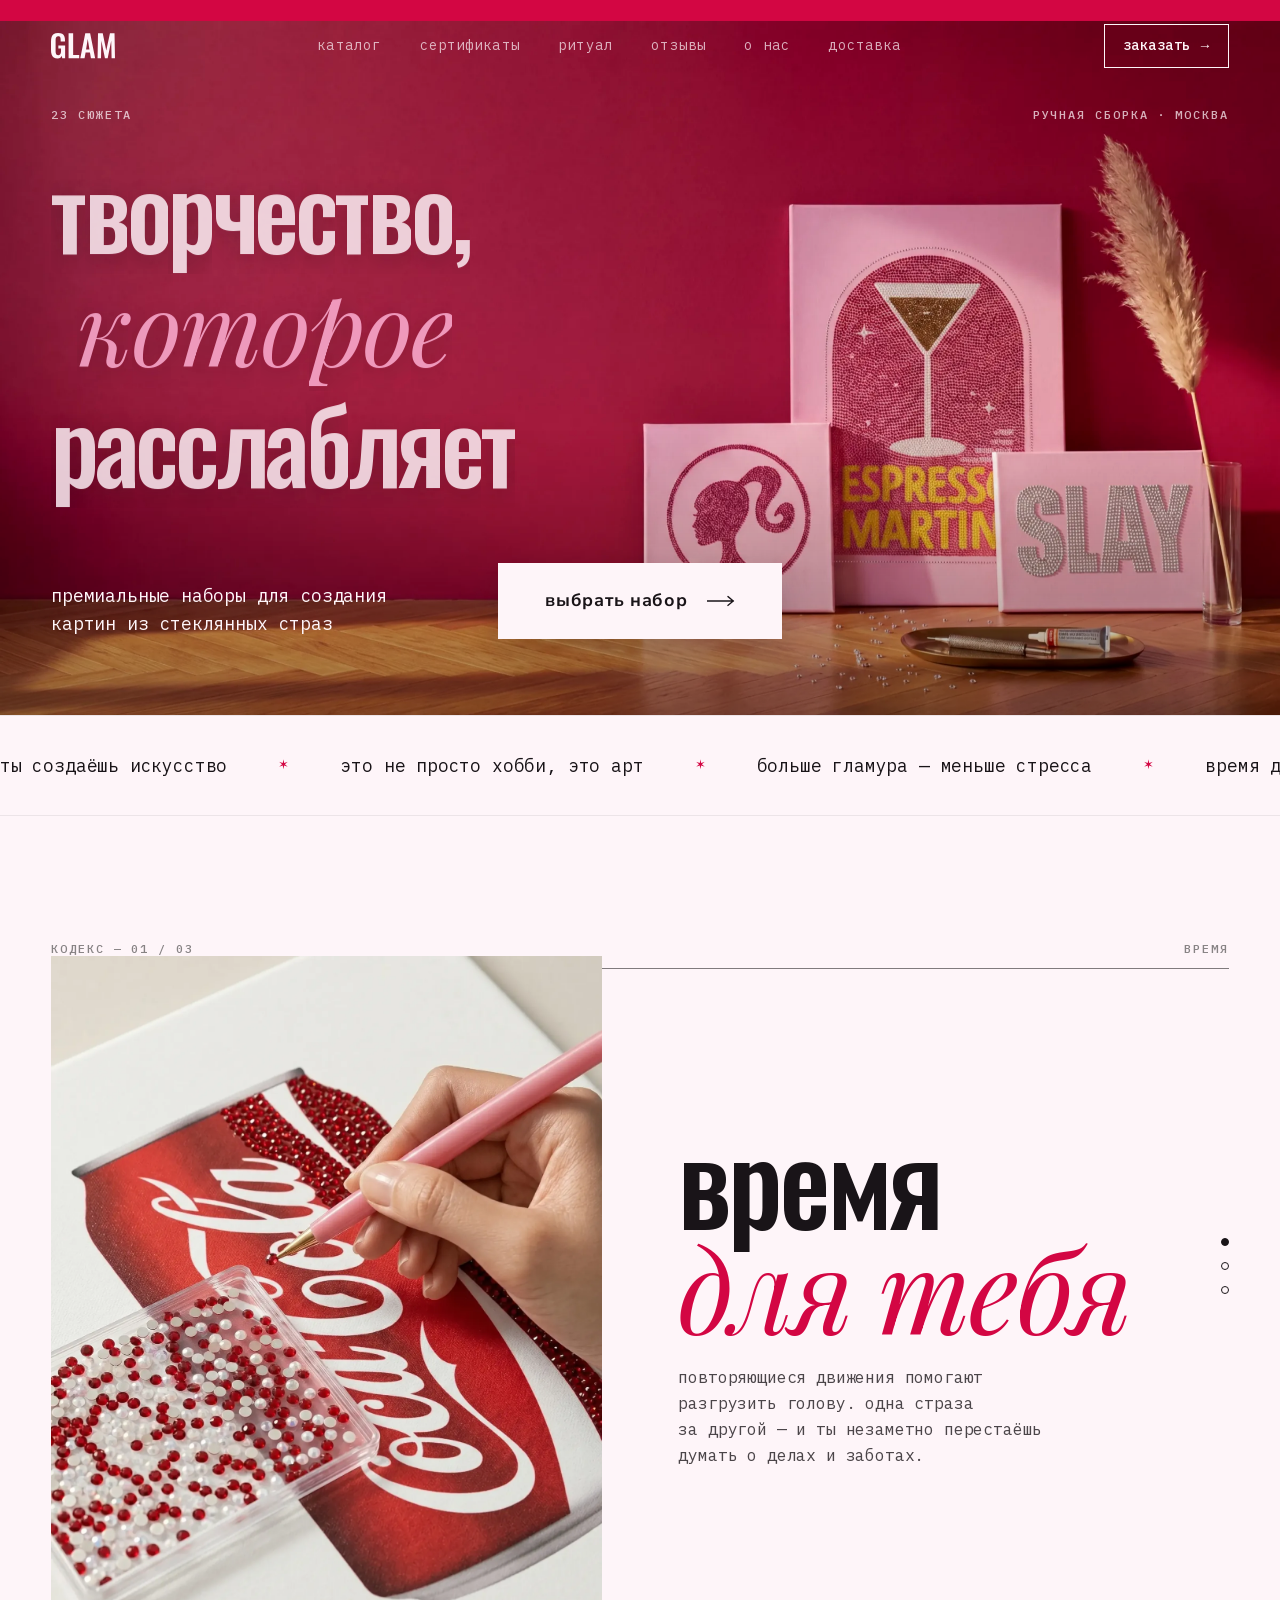
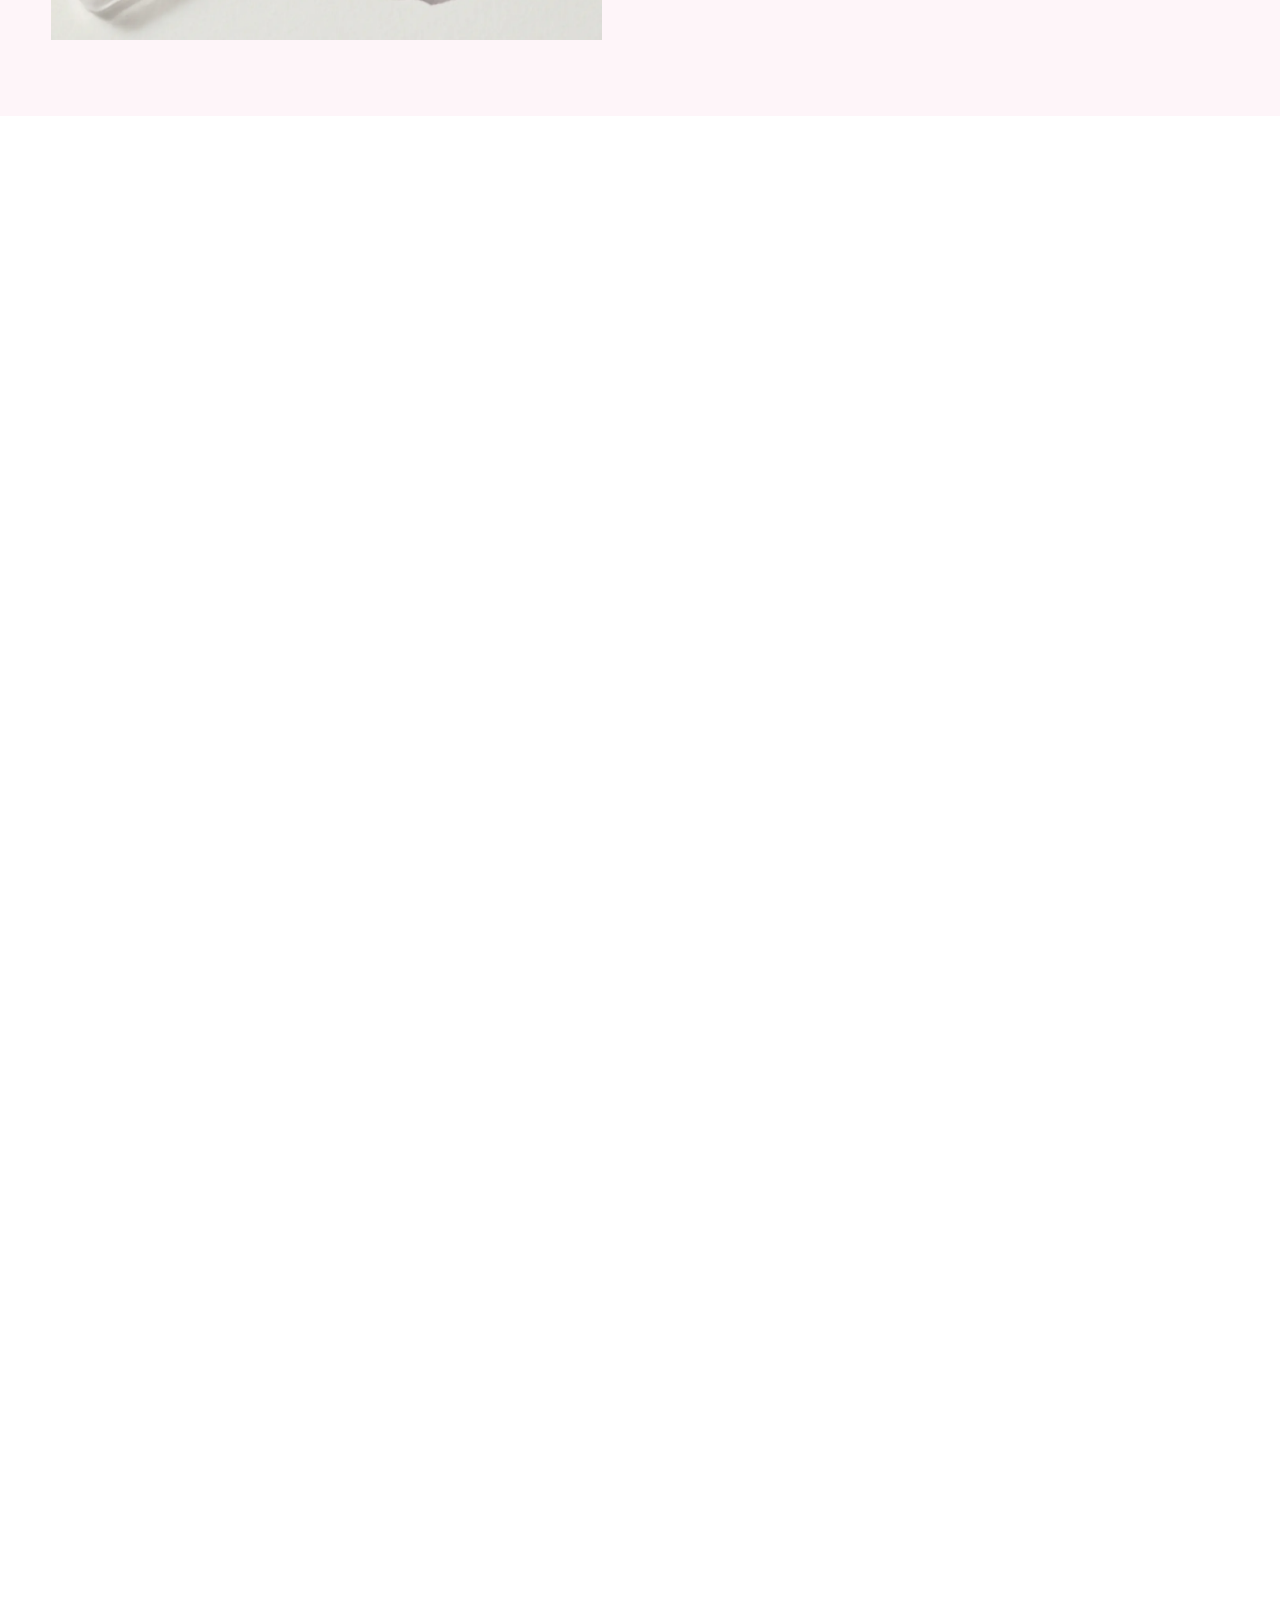
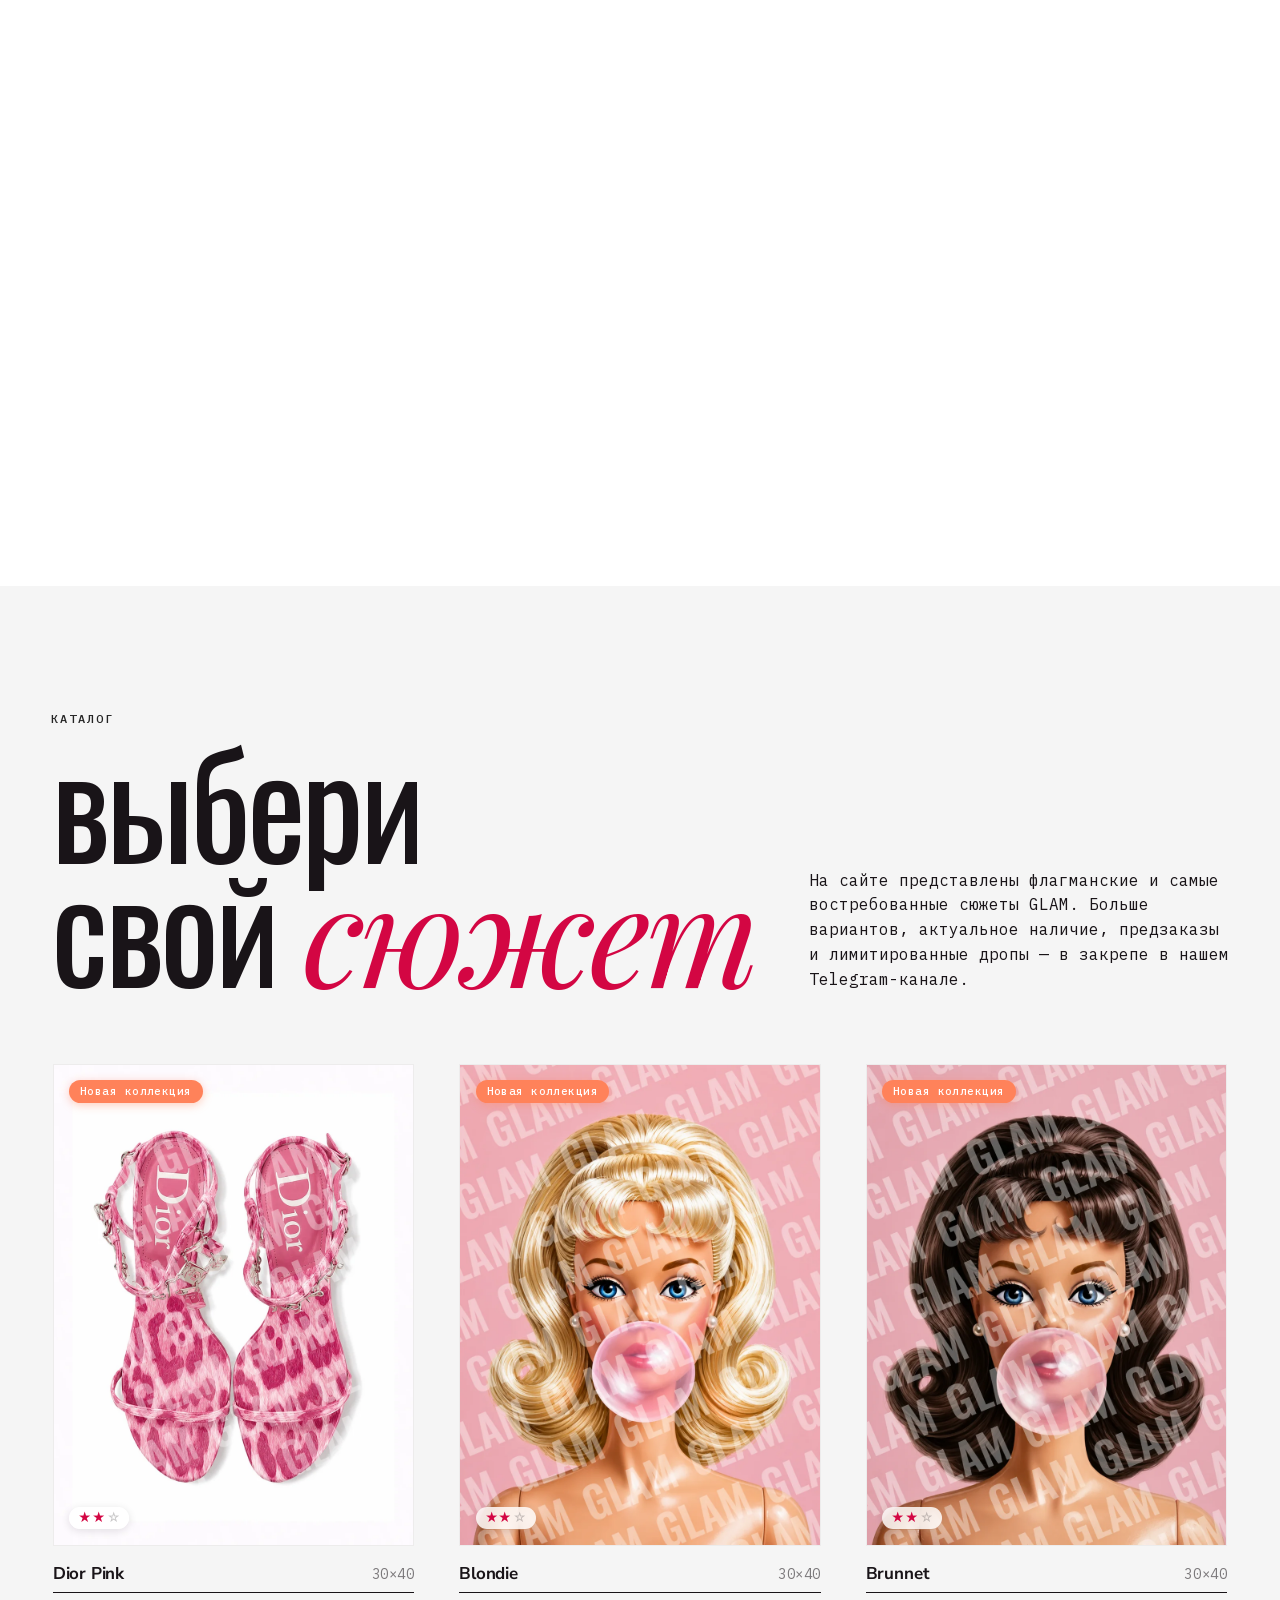
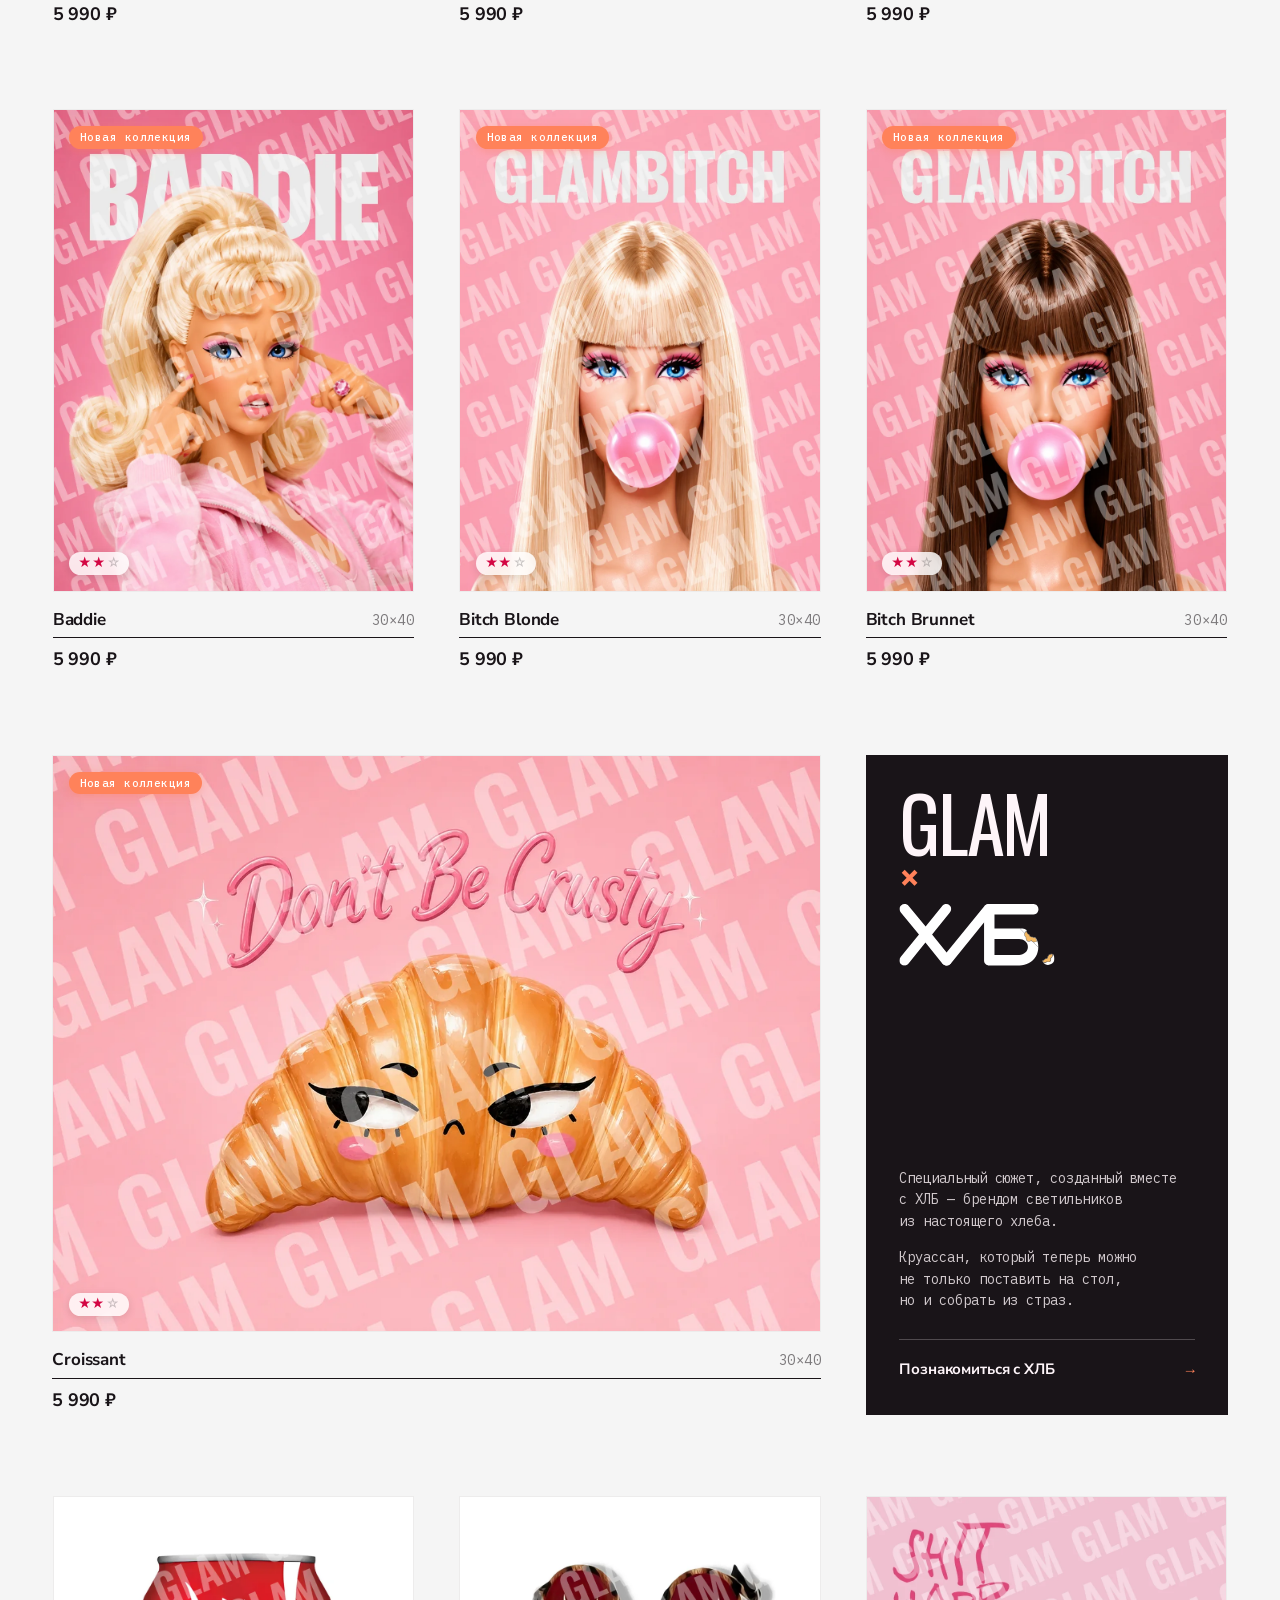
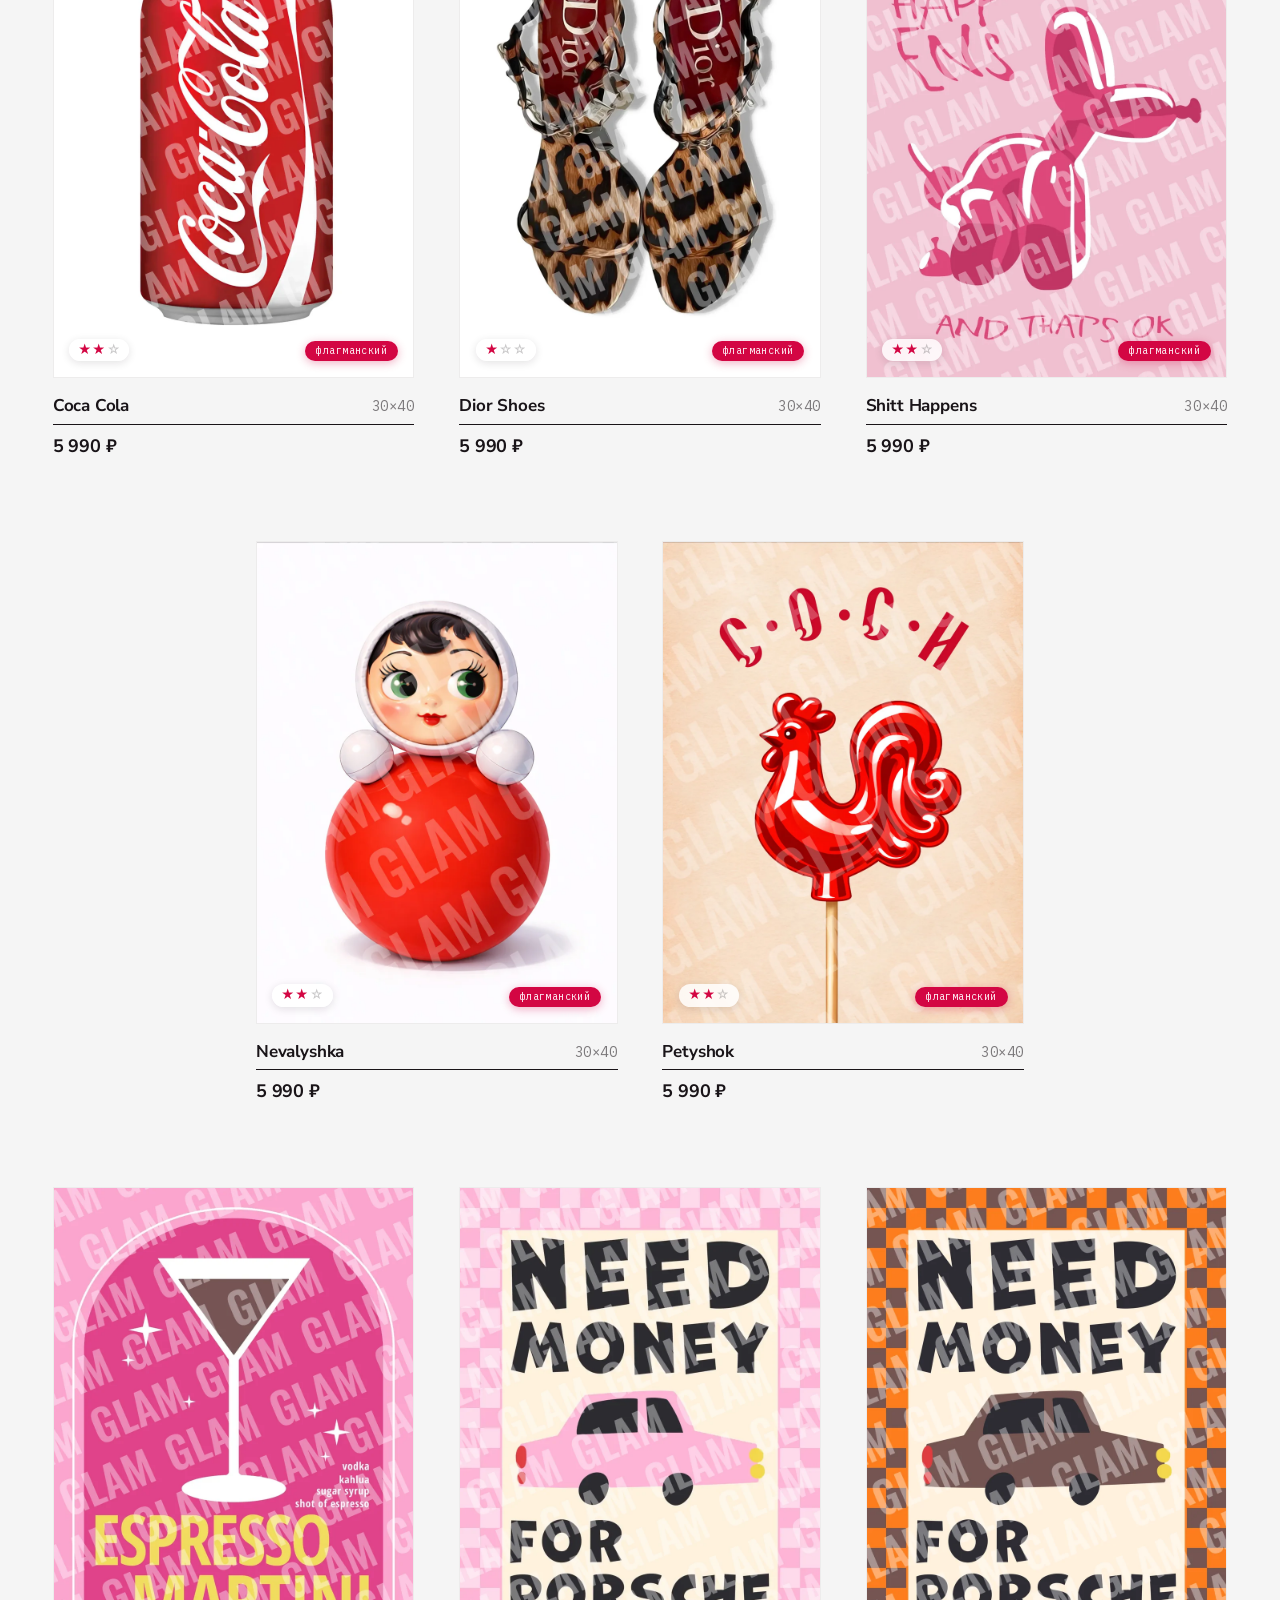
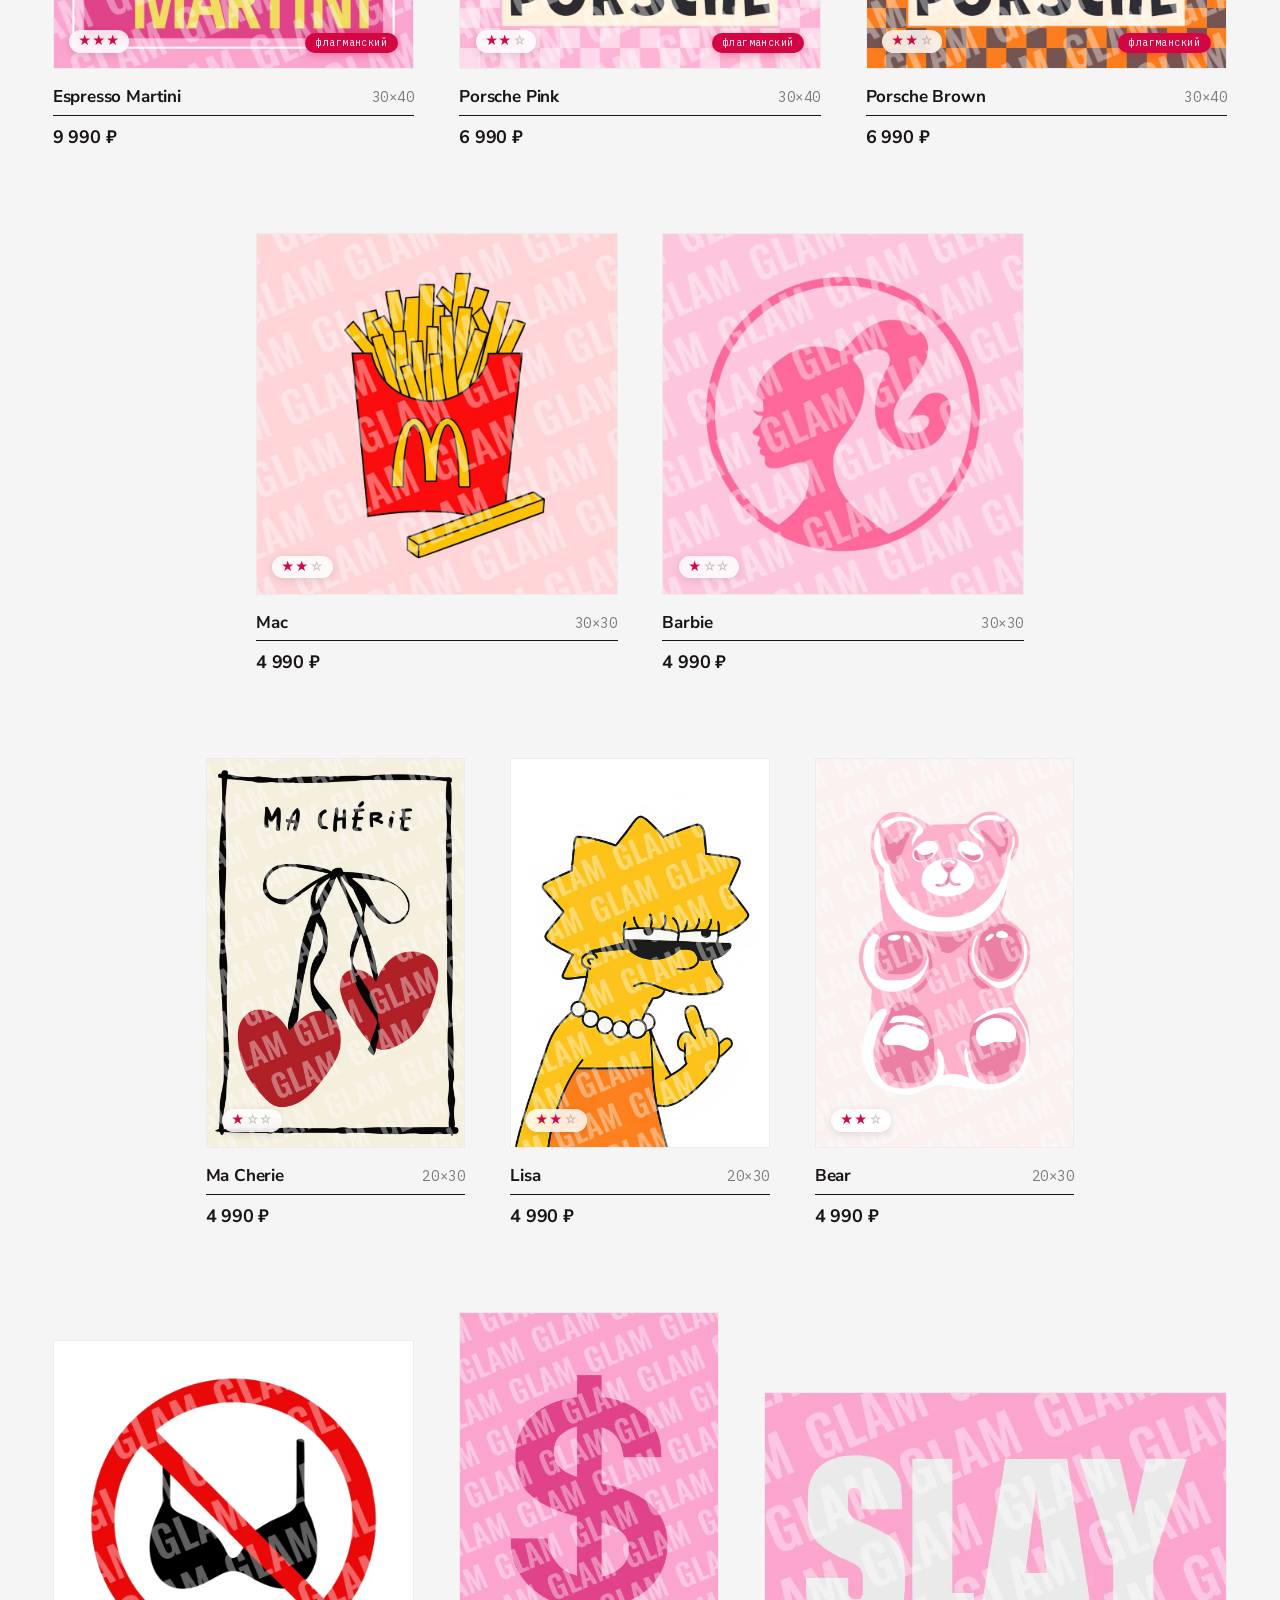
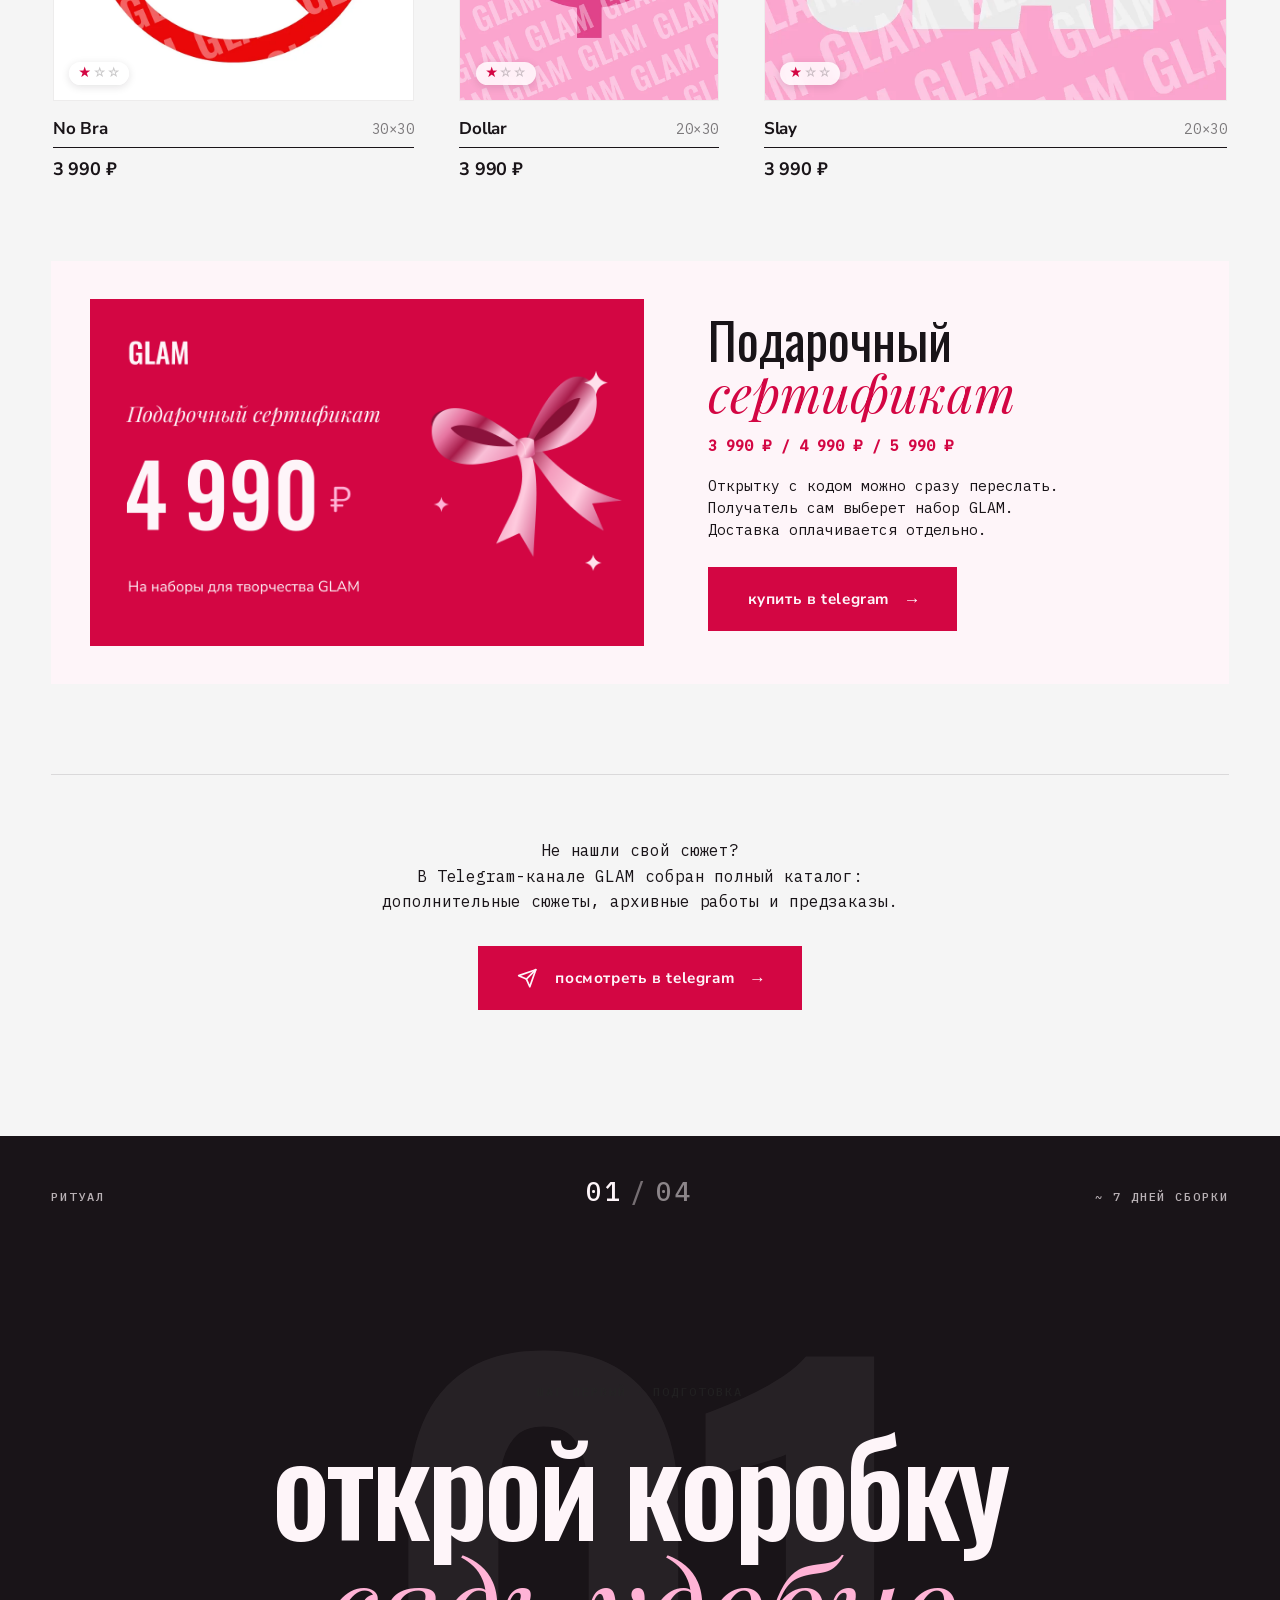
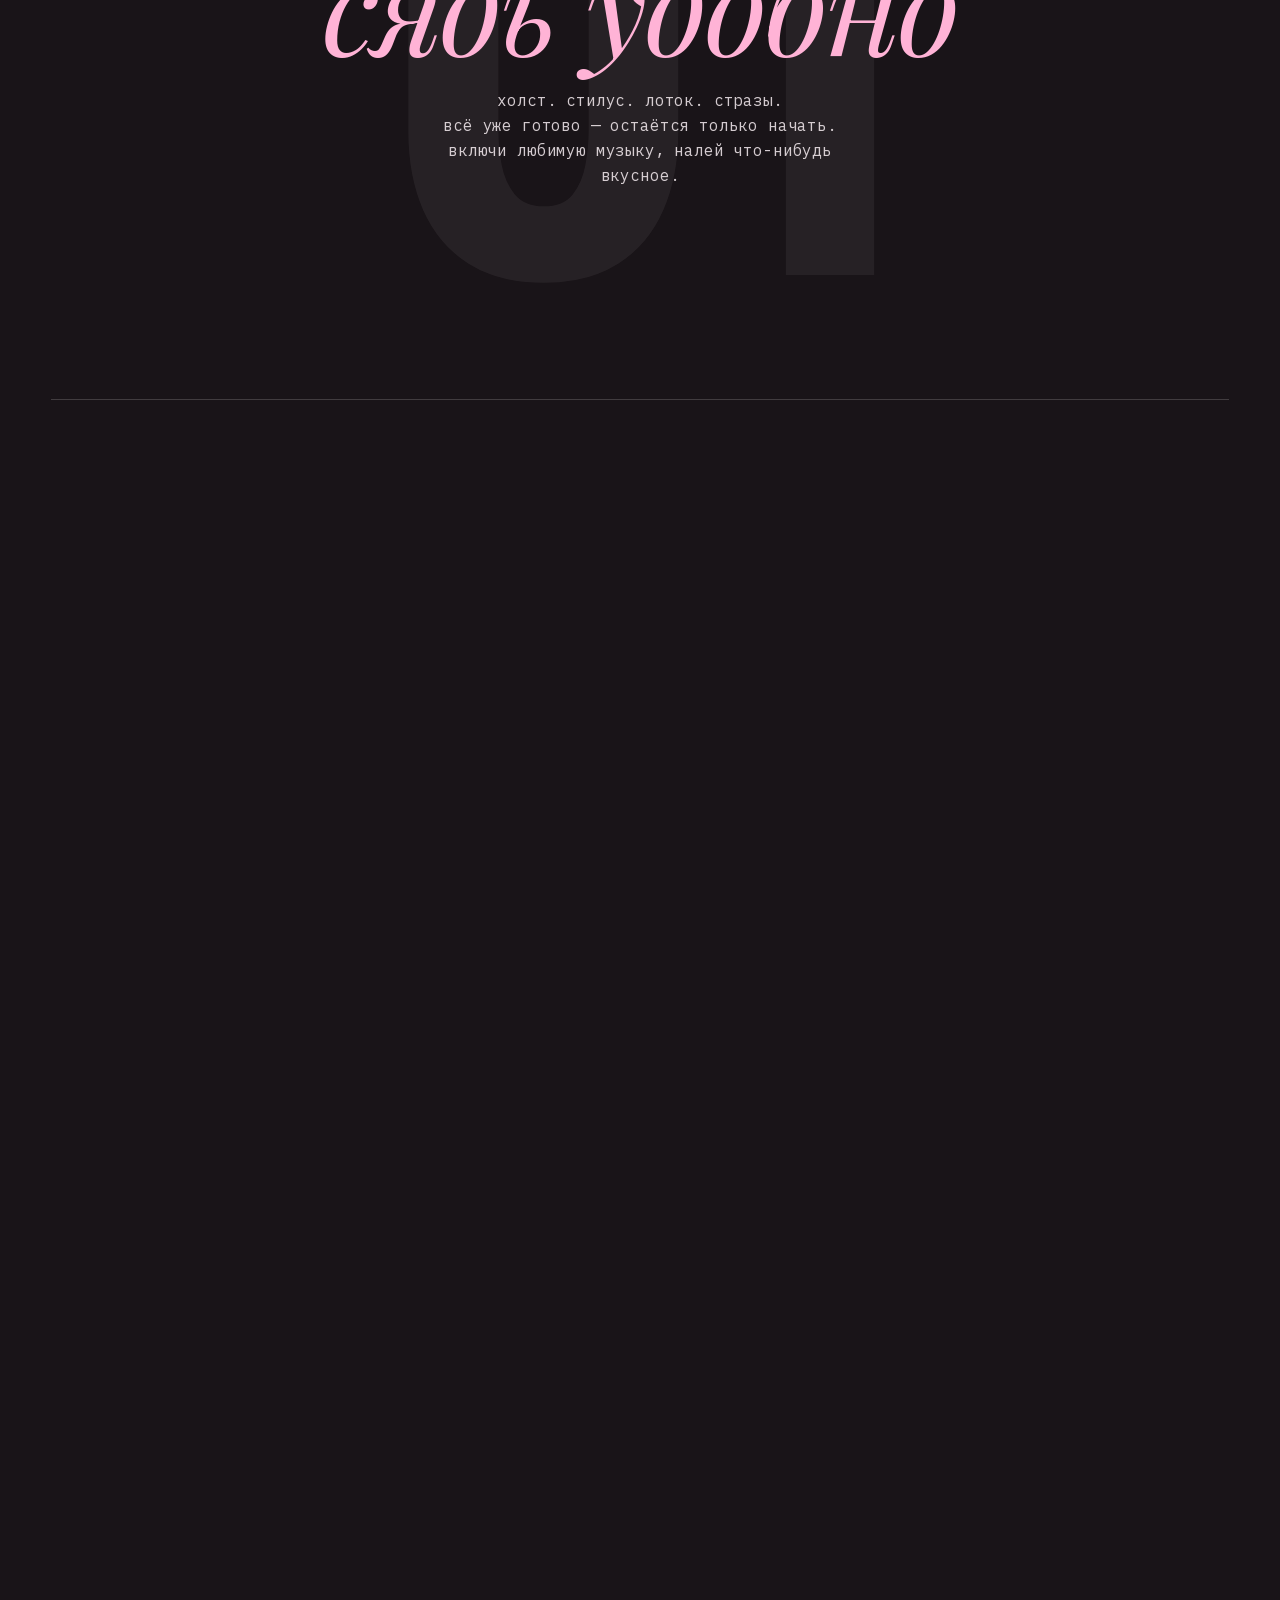
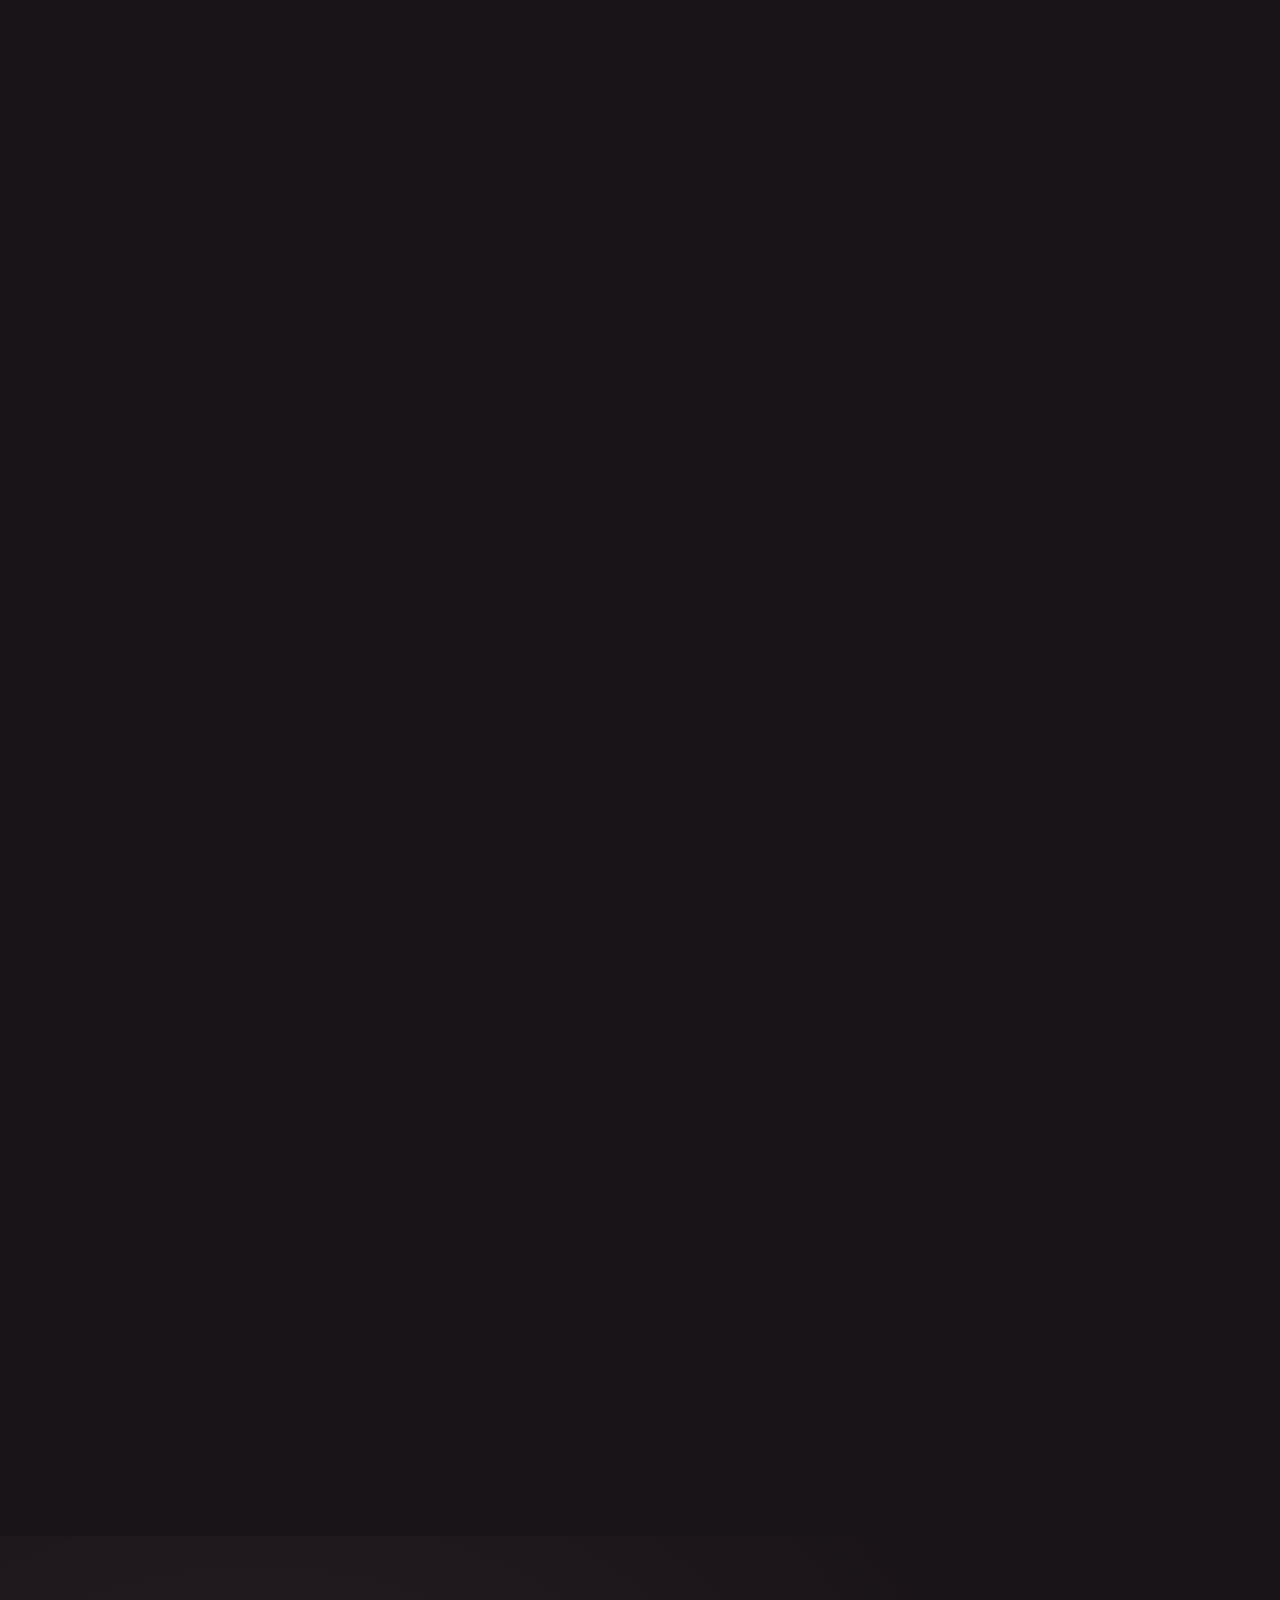
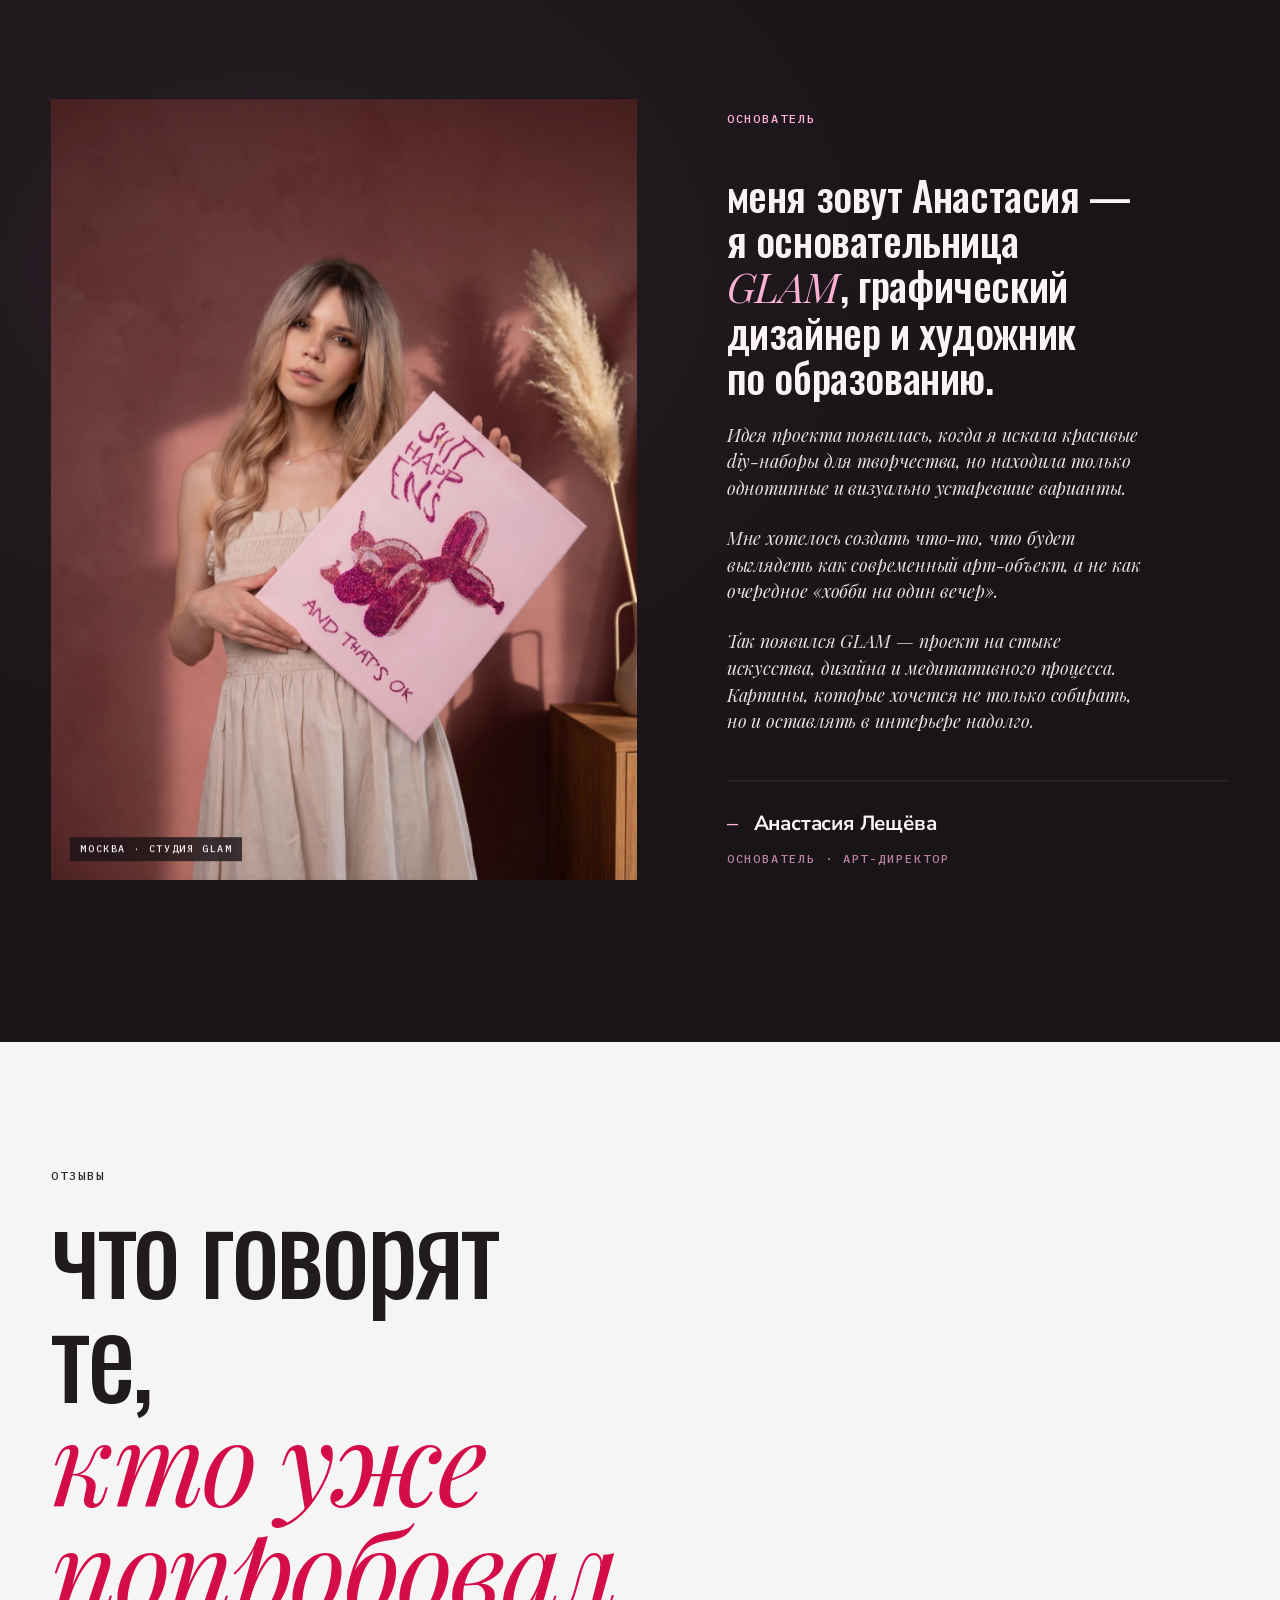
<file: index.html>
<!DOCTYPE html>
<html lang="ru">
  <head>
    <meta charset="UTF-8" />
    <link rel="icon" href="/favicon.ico" sizes="32x32" />
    <link rel="icon" type="image/svg+xml" href="/favicon.svg" />
    <link rel="apple-touch-icon" href="/apple-touch-icon.png" />
    <link rel="manifest" href="/site.webmanifest" />
    <meta name="viewport" content="width=device-width, initial-scale=1.0" />
    <meta name="theme-color" content="#D30643" />
    <title>GLAM — творчество, которое расслабляет</title>
    <meta
      name="description"
      content="GLAM — премиальные DIY-наборы для создания картин из стеклянных страз. Ручная сборка в Москве, доставка по России."
    />

    <!-- Open Graph / соцсети. Абсолютные URL указывают на текущий деплой
         (GitHub Pages). При переезде на собственный домен заменить
         og:url / og:image / twitter:image на новый адрес. -->
    <meta property="og:type" content="website" />
    <meta property="og:site_name" content="GLAM" />
    <meta property="og:locale" content="ru_RU" />
    <meta property="og:url" content="https://glamstraz.ru/" />
    <meta property="og:title" content="GLAM — творчество, которое расслабляет" />
    <meta property="og:description" content="Премиальные DIY-наборы для создания картин из стеклянных страз. Ручная сборка в Москве." />
    <meta property="og:image" content="https://glamstraz.ru/og-image.jpg" />
    <meta property="og:image:width" content="1200" />
    <meta property="og:image:height" content="670" />
    <meta property="og:image:alt" content="Картины GLAM из стеклянных страз" />

    <meta name="twitter:card" content="summary_large_image" />
    <meta name="twitter:title" content="GLAM — творчество, которое расслабляет" />
    <meta name="twitter:description" content="Премиальные DIY-наборы для создания картин из стеклянных страз." />
    <meta name="twitter:image" content="https://glamstraz.ru/og-image.jpg" />

    <!-- ALWAYS open at the top of the page on reload.
         This must be inline in <head> and run synchronously, BEFORE
         the browser tries to restore the previous scroll position. -->
    <script>
      try {
        if ('scrollRestoration' in history) {
          history.scrollRestoration = 'manual';
        }
        // Ссылка с якорем (glamstraz.ru/#catalog) не должна открывать сайт
        // с середины: убираем якорь до того, как браузер к нему прыгнет.
        if (location.hash) {
          history.replaceState(null, '', location.pathname + location.search);
        }
        window.scrollTo(0, 0);
        // Catch the moment after browser parses but before paint
        document.addEventListener('DOMContentLoaded', function () {
          window.scrollTo(0, 0);
        });
      } catch (e) { /* no-op */ }

      // Bulletproof preloader wordmark: the "GLAM" letters stay invisible
      // (opacity:0 in critical CSS) until the Oswald font is CONFIRMED
      // loaded, then fade in. This makes a wrong-font flash impossible —
      // the word can only ever appear already in Oswald. Hard timeout
      // guarantees it reveals even if the font API stalls.
      (function () {
        function reveal() {
          document.documentElement.classList.add('fonts-ready');
        }
        try {
          if (document.fonts && document.fonts.load) {
            document.fonts.load('500 1em "Oswald"').then(reveal, reveal);
          }
        } catch (e) { /* no-op */ }
        // Fallbacks: reveal on full font readiness, and a hard cap so the
        // wordmark is never stuck hidden.
        try { document.fonts.ready.then(reveal); } catch (e) { /* no-op */ }
        setTimeout(reveal, 1400);
      })();

      // Страховка для async-CSS (Google Fonts ниже): при мгновенном
      // кэш-хите onload у <link> может потеряться, и media останется
      // "print". После полной загрузки страницы переключаем вручную.
      window.addEventListener('load', function () {
        try {
          var links = document.querySelectorAll('link[rel="stylesheet"][media="print"]');
          for (var i = 0; i < links.length; i++) links[i].media = 'all';
        } catch (e) { /* no-op */ }
      });
    </script>

    <!-- Brand display (Oswald), accent (Playfair italic) and mono
         (IBM Plex Mono) are SELF-HOSTED woff2 subsets, declared with
         font-display:block in the critical CSS below and preloaded here.
         Result: the preloader wordmark + hero headline paint in the
         correct font on the very first frame — no fallback-then-swap
         flash. Only the body/UI sans (Inter, Nunito Sans) still load
         from Google, where a sans→sans swap is imperceptible. -->
    <link rel="preconnect" href="https://fonts.googleapis.com" />
    <link rel="preconnect" href="https://fonts.gstatic.com" crossorigin />
    <link rel="preload" as="font" type="font/woff2" href="/fonts/oswald-latin.woff2" crossorigin />
    <link rel="preload" as="font" type="font/woff2" href="/fonts/oswald-cyrillic.woff2" crossorigin />
    <link rel="preload" as="font" type="font/woff2" href="/fonts/playfair-italic-cyrillic.woff2" crossorigin />
    <link rel="preload" as="font" type="font/woff2" href="/fonts/plexmono-500-cyrillic.woff2" crossorigin />
    <!-- Body/UI sans грузим НЕблокирующе (media=print → all по onload):
         первый кадр не ждёт Google Fonts, а sans→sans swap для Inter и
         Nunito незаметен. Брендовые шрифты self-hosted и не зависят
         от этого запроса. -->
    <link
      rel="stylesheet"
      href="https://fonts.googleapis.com/css2?family=Inter:wght@400;500;600;700&family=Nunito+Sans:ital,wght@0,400;0,600;0,700;0,800;0,900;1,400&display=swap"
      media="print"
      onload="this.media='all'"
    />
    <noscript>
      <link
        rel="stylesheet"
        href="https://fonts.googleapis.com/css2?family=Inter:wght@400;500;600;700&family=Nunito+Sans:ital,wght@0,400;0,600;0,700;0,800;0,900;1,400&display=swap"
      />
    </noscript>

    <!-- Preload ТОЛЬКО hero — единственная картинка над линией сгиба.
         pillar-1 (секция 3) раньше тоже преложился с high-priority и
         отнимал канал у hero на старте; теперь он грузится обычным
         eager-ом по мере необходимости, а первый экран рисуется быстрее. -->
    <link
      rel="preload"
      as="image"
      href="/assets/images/hero.webp"
      fetchpriority="high"
    />

    <!-- Critical CSS — applied before main stylesheet loads so the
         crimson preloader curtain shows immediately on first paint
         (prevents the white-flash + unstyled GLAM word on reload). -->
    <style>
      /* ── Self-hosted brand faces (woff2 subsets). font-display:block so
         text stays invisible until the real font is ready instead of
         flashing a fallback first; paired with the <link rel=preload>
         above, the wait is imperceptible and the correct font shows on
         the first frame. ── */
      @font-face {
        font-family: 'Oswald'; font-style: normal; font-weight: 200 700; font-display: block;
        src: url('fonts/oswald-cyrillic.woff2') format('woff2');
        unicode-range: U+0301, U+0400-045F, U+0490-0491, U+04B0-04B1, U+2116;
      }
      @font-face {
        font-family: 'Oswald'; font-style: normal; font-weight: 200 700; font-display: block;
        src: url('fonts/oswald-latin-ext.woff2') format('woff2');
        unicode-range: U+0100-02BA, U+02BD-02C5, U+02C7-02CC, U+02CE-02D7, U+02DD-02FF, U+0304, U+0308, U+0329, U+1D00-1DBF, U+1E00-1E9F, U+1EF2-1EFF, U+2020, U+20A0-20AB, U+20AD-20C0, U+2113, U+2C60-2C7F, U+A720-A7FF;
      }
      @font-face {
        font-family: 'Oswald'; font-style: normal; font-weight: 200 700; font-display: block;
        src: url('fonts/oswald-latin.woff2') format('woff2');
        unicode-range: U+0000-00FF, U+0131, U+0152-0153, U+02BB-02BC, U+02C6, U+02DA, U+02DC, U+0304, U+0308, U+0329, U+2000-206F, U+20AC, U+2122, U+2191, U+2193, U+2212, U+2215, U+FEFF, U+FFFD;
      }
      @font-face {
        font-family: 'Playfair Display'; font-style: italic; font-weight: 400 900; font-display: block;
        src: url('fonts/playfair-italic-cyrillic.woff2') format('woff2');
        unicode-range: U+0301, U+0400-045F, U+0490-0491, U+04B0-04B1, U+2116;
      }
      @font-face {
        font-family: 'Playfair Display'; font-style: italic; font-weight: 400 900; font-display: block;
        src: url('fonts/playfair-italic-latin.woff2') format('woff2');
        unicode-range: U+0000-00FF, U+0131, U+0152-0153, U+02BB-02BC, U+02C6, U+02DA, U+02DC, U+0304, U+0308, U+0329, U+2000-206F, U+20AC, U+2122, U+2191, U+2193, U+2212, U+2215, U+FEFF, U+FFFD;
      }
      @font-face {
        font-family: 'IBM Plex Mono'; font-style: normal; font-weight: 400; font-display: block;
        src: url('fonts/plexmono-400-cyrillic.woff2') format('woff2');
        unicode-range: U+0301, U+0400-045F, U+0490-0491, U+04B0-04B1, U+2116;
      }
      @font-face {
        font-family: 'IBM Plex Mono'; font-style: normal; font-weight: 400; font-display: block;
        src: url('fonts/plexmono-400-latin.woff2') format('woff2');
        unicode-range: U+0000-00FF, U+0131, U+0152-0153, U+02BB-02BC, U+02C6, U+02DA, U+02DC, U+0304, U+0308, U+0329, U+2000-206F, U+20AC, U+2122, U+2191, U+2193, U+2212, U+2215, U+FEFF, U+FFFD;
      }
      @font-face {
        font-family: 'IBM Plex Mono'; font-style: normal; font-weight: 500; font-display: block;
        src: url('fonts/plexmono-500-cyrillic.woff2') format('woff2');
        unicode-range: U+0301, U+0400-045F, U+0490-0491, U+04B0-04B1, U+2116;
      }
      @font-face {
        font-family: 'IBM Plex Mono'; font-style: normal; font-weight: 500; font-display: block;
        src: url('fonts/plexmono-500-latin.woff2') format('woff2');
        unicode-range: U+0000-00FF, U+0131, U+0152-0153, U+02BB-02BC, U+02C6, U+02DA, U+02DC, U+0304, U+0308, U+0329, U+2000-206F, U+20AC, U+2122, U+2191, U+2193, U+2212, U+2215, U+FEFF, U+FFFD;
      }
      html { background: #D30643; }
      body { margin: 0; background: #D30643; font-family: system-ui, sans-serif; color: #FFB3D6; }
      .preloader {
        position: fixed; inset: 0; z-index: 1000;
        display: flex; align-items: center; justify-content: center;
        background: #D30643;
      }
      .preloader__curtain {
        position: absolute; inset: 0; background: #D30643;
      }
      .preloader__inner {
        position: relative;
        display: flex; flex-direction: column;
        align-items: center; gap: 24px;
        color: #FFB3D6;
      }
      .preloader__wordmark { display: flex; gap: 0.04em; overflow: hidden; line-height: 0.9; }
      .preloader__word {
        display: inline-block;
        font-family: 'Oswald', 'Nunito Sans', sans-serif;
        font-weight: 500;
        font-size: clamp(96px, 16vw, 240px);
        letter-spacing: -0.02em;
        text-transform: uppercase;
        color: #FFB3D6;
        /* Hidden until the Oswald font is confirmed loaded (JS adds
           html.fonts-ready), so the wordmark never paints in a fallback
           font. Fades in smoothly the instant the real font is ready. */
        opacity: 0;
        transition: opacity 0.3s ease;
      }
      html.fonts-ready .preloader__word { opacity: 1; }
      .preloader__counter {
        font-family: 'IBM Plex Mono', monospace;
        font-size: 12px;
        letter-spacing: 0.16em;
        text-transform: uppercase;
        color: #FFB3D6;
        opacity: 0.7;
      }
      /* Hide only the nav until ready — main is below the crimson
         preloader anyway (z-index 1000), so it doesn't flash unstyled. */
      .nav { visibility: hidden; }
      html.is-ready .nav { visibility: visible; }
    </style>
    <script type="module" crossorigin src="/assets/index-B9w2ONqe.js"></script>
    <link rel="modulepreload" crossorigin href="/assets/gsap-xgxdCp6f.js">
    <link rel="stylesheet" crossorigin href="/assets/style-speaCQ5Y.css">
    <link rel="stylesheet" href="/assets/gift-certificate.css">
  </head>
  <body>
    <a class="skip-link" href="#top">перейти к&nbsp;контенту</a>

    <div id="app">
      <!-- ─── Preloader ──────────────────────────────────────────── -->
      <div class="preloader" aria-hidden="true">
        <div class="preloader__curtain"></div>
        <div class="preloader__inner">
          <div class="preloader__wordmark" aria-label="GLAM">
            <span class="preloader__word">G</span>
            <span class="preloader__word">L</span>
            <span class="preloader__word">A</span>
            <span class="preloader__word">M</span>
          </div>
          <div class="preloader__counter">
            <span class="t-eyebrow">страза за стразой</span>
          </div>
        </div>
      </div>

      <!-- ─── Top navigation ────────────────────────────────────── -->
      <header class="nav" data-theme="brand">
        <div class="nav__inner container">
          <a class="nav__brand" href="#top" data-cursor="наверх">
            <svg class="nav__logo" viewBox="0 0 860 343" fill="none" aria-label="GLAM">
              <path d="M 89.025 343 C 66.941 343 49.412 338.316 36.438 328.949 C 23.464 319.582 14.078 306.358 8.281 289.277 C 2.76 271.92 0 251.533 0 228.116 L 0 115.711 C 0 91.742 2.76 71.08 8.281 53.723 C 13.802 36.366 23.464 23.142 37.266 14.051 C 51.344 4.684 70.668 0 95.236 0 C 118.147 0 136.366 3.857 149.893 11.571 C 163.419 19.285 173.08 30.443 178.877 45.045 C 184.95 59.371 187.987 76.865 187.987 97.528 L 187.987 114.884 L 129.603 114.884 L 129.603 95.875 C 129.603 85.13 128.775 75.901 127.119 68.187 C 125.739 60.473 122.702 54.687 118.009 50.83 C 113.593 46.698 106.277 44.631 96.064 44.631 C 85.298 44.631 77.431 47.249 72.462 52.483 C 67.769 57.718 64.733 64.605 63.352 73.146 C 62.248 81.686 61.696 91.053 61.696 101.247 L 61.696 241.34 C 61.696 252.911 62.662 262.967 64.595 271.507 C 66.527 280.048 70.116 286.66 75.36 291.343 C 80.605 295.751 88.058 297.955 97.72 297.955 C 107.658 297.955 115.249 295.476 120.494 290.517 C 125.739 285.558 129.327 278.67 131.26 269.854 C 133.468 261.038 134.572 250.569 134.572 238.447 L 134.572 207.04 L 98.548 207.04 L 98.548 168.607 L 189.643 168.607 L 189.643 338.454 L 150.307 338.454 L 145.752 305.394 C 141.335 316.414 134.572 325.506 125.463 332.669 C 116.629 339.556 104.483 343 89.025 343 Z" fill="currentColor" />
              <path d="M 236.265 338.454 L 236.265 3.719 L 297.547 3.719 L 297.547 296.302 L 378.704 296.302 L 378.704 338.454 L 236.265 338.454 Z" fill="currentColor" />
              <path d="M 393.568 338.454 L 460.648 3.719 L 526.07 3.719 L 593.149 338.454 L 536.422 338.454 L 523.172 261.176 L 464.788 261.176 L 451.124 338.454 L 393.568 338.454 Z M 470.999 222.33 L 516.547 222.33 L 493.773 81.824 L 470.999 222.33 Z" fill="currentColor" />
              <path d="M 626.052 338.454 L 631.848 3.719 L 695.201 3.719 L 742.819 235.554 L 792.507 3.719 L 853.789 3.719 L 860 338.454 L 814.453 338.454 L 809.484 105.793 L 761.866 338.454 L 725.014 338.454 L 676.568 104.966 L 672.013 338.454 L 626.052 338.454 Z" fill="currentColor" />
            </svg>
          </a>
          <nav class="nav__menu" aria-label="Основное меню">
            <a href="#catalog" data-cursor="каталог">каталог</a>
            <a href="#gift-certificate" data-cursor="сертификаты">сертификаты</a>
            <a href="#ritual-process" data-cursor="процесс">ритуал</a>
            <a href="#reviews" data-cursor="отзывы">отзывы</a>
            <a href="#founder" data-cursor="о бренде">о нас</a>
            <a href="#faq" data-cursor="условия">доставка</a>
          </nav>
          <a class="nav__cta" href="https://t.me/glamstraz_bot" target="_blank" rel="noopener noreferrer" data-cursor="в telegram" data-magnetic data-magnetic-strength="0.25">
            <span>заказать</span>
            <span aria-hidden="true">→</span>
          </a>
          <button
            class="nav__burger"
            type="button"
            aria-label="Открыть меню"
            aria-controls="mobile-menu"
            aria-expanded="false"
          >
            <span></span><span></span><span></span>
          </button>
        </div>
      </header>

      <!-- Mobile drawer — hidden on desktop, shown when nav__burger pressed -->
      <div id="mobile-menu" class="mobile-menu" aria-hidden="true" inert>
        <div class="mobile-menu__inner">
          <nav class="mobile-menu__nav" aria-label="Мобильное меню">
            <a href="#catalog">каталог<span aria-hidden="true">↘</span></a>
            <a href="#gift-certificate">сертификаты<span aria-hidden="true">↘</span></a>
            <a href="#ritual-process">ритуал<span aria-hidden="true">↘</span></a>
            <a href="#reviews">отзывы<span aria-hidden="true">↘</span></a>
            <a href="#founder">о&nbsp;нас<span aria-hidden="true">↘</span></a>
            <a href="#faq">доставка<span aria-hidden="true">↘</span></a>
          </nav>
          <div class="mobile-menu__foot">
            <a class="mobile-menu__cta" href="https://t.me/glamstraz_bot" target="_blank" rel="noopener noreferrer">
              <span>заказать</span>
              <span aria-hidden="true">→</span>
            </a>
            <p class="t-mono-sm mobile-menu__sub">
              творчество, которое расслабляет<br />
              собирается в&nbsp;Москве
            </p>
          </div>
        </div>
      </div>

      <main>
        <!-- ─── S1 · Hero ──────────────────────────────────────── -->
        <section class="hero" id="top" data-theme="brand" aria-label="Hero">
          <div class="hero__media" aria-hidden="true">
            <img
              class="hero__bg"
              src="/assets/images/hero.webp"
              alt=""
              fetchpriority="high"
              decoding="async"
            />
            <div class="hero__vignette"></div>
          </div>

          <div class="hero__grid container">
            <div class="hero__meta">
              <span class="t-eyebrow">23 сюжета</span>
              <span class="t-eyebrow">ручная сборка · москва</span>
            </div>

            <h1 class="hero__title">
              <span class="hero__title-line" data-line="01">творчество,</span>
              <span class="hero__title-line" data-line="02">которое</span>
              <span class="hero__title-line" data-line="03">расслабляет</span>
            </h1>

            <div class="hero__foot">
              <p class="hero__sub t-mono">
                премиальные наборы для создания картин из&nbsp;стеклянных страз
              </p>
              <a class="hero__cta" href="#catalog" data-cursor="открыть каталог" data-magnetic>
                <span class="hero__cta-label">выбрать набор</span>
                <span class="hero__cta-arrow" aria-hidden="true">
                  <svg viewBox="0 0 32 12" fill="none">
                    <path d="M0 6 H30 M24 1 L30 6 L24 11" stroke="currentColor" stroke-width="1.5" stroke-linecap="square"/>
                  </svg>
                </span>
              </a>
            </div>

          </div>
        </section>

        <!-- ─── S2 · Manifesto ticker ─────────────────────────── -->
        <section class="ticker" data-theme="light" aria-label="Манифест">
          <div class="ticker__track">
            <div class="ticker__group">
              <span>ты создаёшь искусство</span>
              <span class="ticker__dot" aria-hidden="true">✶</span>
              <span>это не просто хобби, это арт</span>
              <span class="ticker__dot" aria-hidden="true">✶</span>
              <span>больше гламура — меньше стресса</span>
              <span class="ticker__dot" aria-hidden="true">✶</span>
              <span>время для тебя</span>
              <span class="ticker__dot" aria-hidden="true">✶</span>
              <span>сияй, твори, вдохновляй</span>
              <span class="ticker__dot" aria-hidden="true">✶</span>
              <span>ты создаёшь искусство</span>
              <span class="ticker__dot" aria-hidden="true">✶</span>
              <span>это не просто хобби, это арт</span>
              <span class="ticker__dot" aria-hidden="true">✶</span>
              <span>больше гламура — меньше стресса</span>
              <span class="ticker__dot" aria-hidden="true">✶</span>
              <span>время для тебя</span>
              <span class="ticker__dot" aria-hidden="true">✶</span>
              <span>сияй, твори, вдохновляй</span>
              <span class="ticker__dot" aria-hidden="true">✶</span>
            </div>
          </div>
        </section>

        <!-- ─── S3 · Кодекс (3 пилара, pin-scroll) ──────────────── -->
        <section class="pillars" aria-label="Кодекс GLAM">
          <div class="pillars__pin">

            <article class="pillar pillar--01" data-pillar="01" data-theme="soft">
              <div class="pillar__grid container">
                <header class="pillar__head">
                  <span class="t-eyebrow">кодекс — 01 / 03</span>
                  <span class="t-eyebrow pillar__counter">время</span>
                </header>
                <div class="pillar__visual">
                  <img
                    class="pillar__img"
                    src="/assets/images/pillar-1-ritual.webp"
                    loading="eager"
                    fetchpriority="high"
                    decoding="async"
                    width="1400"
                    height="1875"
                    alt="Рука со стилусом подцепляет стразу из лотка"
                  />
                </div>
                <div class="pillar__content">
                  <h2 class="pillar__title">
                    время<br />
                    <em>для тебя</em>
                  </h2>
                  <p class="pillar__mono">
                    повторяющиеся движения помогают разгрузить голову.
                    одна страза за&nbsp;другой — и&nbsp;ты незаметно перестаёшь
                    думать о&nbsp;делах и&nbsp;заботах.
                  </p>
                </div>
              </div>
            </article>

            <article class="pillar pillar--02" data-pillar="02" data-theme="dark">
              <div class="pillar__grid container">
                <header class="pillar__head">
                  <span class="t-eyebrow">кодекс — 02 / 03</span>
                  <span class="t-eyebrow pillar__counter">сияние</span>
                </header>
                <div class="pillar__visual">
                  <img
                    class="pillar__img"
                    src="/assets/images/pillar-2-glass.webp"
                    loading="lazy"
                    decoding="async"
                    width="1400"
                    height="792"
                    alt="Макро одной красной стеклянной стразы с дисперсией света"
                  />
                </div>
                <div class="pillar__content">
                  <h2 class="pillar__title">
                    это не хобби,<br />
                    это <em>арт</em>
                  </h2>
                  <p class="pillar__mono">
                    каждая страза — настоящее огранённое стекло.
                    свет преломляется в&nbsp;гранях, поэтому картина
                    завораживающе сияет при любом освещении.
                  </p>
                </div>
              </div>
            </article>

            <article class="pillar pillar--03" data-pillar="03" data-theme="light">
              <div class="pillar__grid container">
                <header class="pillar__head">
                  <span class="t-eyebrow">кодекс — 03 / 03</span>
                  <span class="t-eyebrow pillar__counter">арт</span>
                </header>
                <div class="pillar__visual">
                  <img
                    class="pillar__img"
                    src="/assets/images/pillar-3-object.webp"
                    loading="lazy"
                    decoding="async"
                    width="1400"
                    height="1875"
                    alt="Готовая картина GLAM в раме на стене в минималистичном интерьере"
                  />
                </div>
                <div class="pillar__content">
                  <h2 class="pillar__title">
                    ты создаёшь<br />
                    <em>искусство</em>
                  </h2>
                  <p class="pillar__mono">
                    вместо типичных сюжетов — постеры, попкультура, ирония
                    и&nbsp;визуальные отсылки. поэтому glam больше похож
                    на&nbsp;современный арт, чем на&nbsp;рукоделие.
                  </p>
                </div>
              </div>
            </article>

            <nav class="pillars__indicator" aria-hidden="true">
              <span class="pillars__step is-active" data-step="01"></span>
              <span class="pillars__step" data-step="02"></span>
              <span class="pillars__step" data-step="03"></span>
            </nav>
          </div>
        </section>

        <!-- ─── S4 · Каталог (editorial gallery) ──────────────── -->
        <section class="catalog" id="catalog" data-theme="light" aria-label="Каталог GLAM">
          <div class="container">
            <header class="catalog__head">
              <div data-reveal="title">
                <div class="catalog__eyebrow">
                  <span class="t-eyebrow">каталог</span>
                </div>
                <h2 class="catalog__title">
                  выбери свой&nbsp;<em>сюжет</em>
                </h2>
              </div>
              <p class="catalog__lede" data-reveal="text">
                На&nbsp;сайте представлены флагманские и&nbsp;самые
                востребованные сюжеты GLAM. Больше вариантов, актуальное
                наличие, предзаказы и&nbsp;лимитированные дропы —
                в&nbsp;закрепе в&nbsp;нашем Telegram-канале.
              </p>
            </header>

            <div class="catalog__grid">
              <!-- populated by Catalog.ts -->
            </div>

            <article class="gift-certificate" id="gift-certificate" aria-labelledby="gift-certificate-title">
              <img class="gift-certificate__image" src="/assets/catalog/gift-certificate.png"
                   alt="Малиновая подарочная открытка GLAM с розовым бантом, номинал 4 990 рублей"
                   width="1200" height="750" loading="lazy" decoding="async" />
              <div class="gift-certificate__content">
                <h3 id="gift-certificate-title">Подарочный <em>сертификат</em></h3>
                <p class="gift-certificate__amounts">3 990 ₽ / 4 990 ₽ / 5 990 ₽</p>
                <p>Открытку с кодом можно сразу переслать. Получатель сам выберет набор GLAM. Доставка оплачивается отдельно.</p>
                <a class="catalog__more-btn" href="https://t.me/glamstraz_bot?start=buy_certificate">
                  <span class="catalog__more-label">Купить в Telegram</span>
                  <span class="catalog__more-arrow" aria-hidden="true">→</span>
                </a>
              </div>
            </article>

            <div class="catalog__more" data-reveal="text">
              <p class="catalog__more-text">
                Не&nbsp;нашли свой сюжет?<br />
                В&nbsp;Telegram-канале GLAM собран полный каталог:
                дополнительные сюжеты, архивные работы и&nbsp;предзаказы.
              </p>
              <a
                class="catalog__more-btn"
                href="https://t.me/glam_straz"
                target="_blank"
                rel="noopener noreferrer"
                data-cursor="в telegram"
                data-magnetic
                data-magnetic-strength="0.2"
              >
                <span class="catalog__more-icon" aria-hidden="true">
                  <svg viewBox="0 0 24 24" fill="none" stroke="currentColor" stroke-width="2" stroke-linecap="round" stroke-linejoin="round">
                    <path d="m22 2-7 20-4-9-9-4 20-7z"/>
                    <path d="M22 2 11 13"/>
                  </svg>
                </span>
                <span class="catalog__more-label">посмотреть в&nbsp;Telegram</span>
                <span class="catalog__more-arrow" aria-hidden="true">→</span>
              </a>
            </div>
          </div>
        </section>

        <!-- ─── S6 · Ритуал (horizontal scroll, 4 шага) ────────── -->
        <section class="ritual" id="ritual-process" data-theme="dark" aria-label="Процесс">
          <div class="ritual__pin">
            <header class="ritual__head container">
              <span class="t-eyebrow">ритуал</span>
              <span class="ritual__counter" aria-hidden="true">
                <span class="ritual__counter-now">01</span>
                <span class="ritual__counter-sep">/</span>
                <span class="ritual__counter-total">04</span>
              </span>
              <span class="t-eyebrow">~ 7 дней сборки</span>
            </header>

            <div class="ritual__track">

              <article class="ritual__step ritual__step--01 ritual__step--type" data-step="01">
                <div class="ritual__step-inner ritual__step-inner--centered container">
                  <span class="ritual__mega" aria-hidden="true">01</span>
                  <div class="ritual__content ritual__content--centered">
                    <span class="t-eyebrow">шаг первый · подготовка</span>
                    <h2 class="ritual__title ritual__title--centered">
                      открой коробку<br />
                      <em>сядь удобно</em>
                    </h2>
                    <p class="ritual__mono ritual__mono--centered">
                      холст. стилус. лоток. стразы.<br />
                      всё уже готово — остаётся только начать.<br />
                      включи любимую музыку, налей что-нибудь вкусное.
                    </p>
                  </div>
                </div>
              </article>

              <article class="ritual__step ritual__step--02" data-step="02">
                <div class="ritual__step-inner container">
                  <div class="ritual__visual">
                    <img
                      class="ritual__img"
                      src="/assets/images/ritual-02-glue.webp"
                      alt="Капля прозрачного клея рядом с тубой"
                      loading="eager"
                      decoding="async"
                    />
                  </div>
                  <div class="ritual__content">
                    <span class="t-eyebrow">02 / клей</span>
                    <h2 class="ritual__title">
                      сделай <em>первый штрих</em>
                    </h2>
                    <p class="ritual__mono">
                      небольшая капля клея — и&nbsp;можно начинать.<br />
                      не&nbsp;спеши: здесь важен сам процесс.
                    </p>
                  </div>
                </div>
              </article>

              <article class="ritual__step ritual__step--03" data-step="03">
                <div class="ritual__step-inner container">
                  <div class="ritual__visual">
                    <img
                      class="ritual__img"
                      src="/assets/images/ritual-03-laying.webp"
                      alt="Рука выкладывает стразы на розовую картину Barbie"
                      loading="eager"
                      decoding="async"
                    />
                  </div>
                  <div class="ritual__content">
                    <span class="t-eyebrow">03 / выкладка</span>
                    <h2 class="ritual__title">
                      выложи <em>стразы</em>
                    </h2>
                    <p class="ritual__mono">
                      просто выкладывай стразу за&nbsp;стразой.<br />
                      контур — потом заливка. ритм.<br />
                      один час превращается в&nbsp;три.
                    </p>
                  </div>
                </div>
              </article>

              <article class="ritual__step ritual__step--04" data-step="04">
                <div class="ritual__step-inner container">
                  <div class="ritual__visual">
                    <img
                      class="ritual__img"
                      src="/assets/images/ritual-04-done.webp"
                      alt="Готовая стразовая картина Espresso Martini крупным планом"
                      loading="eager"
                      decoding="async"
                    />
                  </div>
                  <div class="ritual__content">
                    <span class="t-eyebrow">04 / готово</span>
                    <h2 class="ritual__title">
                      картина <em>готова</em>
                    </h2>
                    <p class="ritual__mono">
                      осталось только выбрать для&nbsp;неё место.<br />
                      стальной тросик уже на&nbsp;холсте —<br />
                      из&nbsp;коробки сразу на&nbsp;стену.
                    </p>
                  </div>
                </div>
              </article>

            </div>

            <nav class="ritual__progress" aria-hidden="true">
              <span class="ritual__progress-line">
                <span class="ritual__progress-fill"></span>
              </span>
            </nav>
          </div>
        </section>

        <!-- ─── S9 · Привет, я Настя ────────────────────────────── -->
        <section class="founder" id="founder" data-theme="dark" aria-label="Основатель">
          <div class="founder__grid container">

            <figure class="founder__visual" data-reveal="lift">
              <img
                class="founder__img"
                src="/assets/images/founder-anastasia.webp"
                width="1400"
                height="1875"
                alt="Анастасия, основательница GLAM, с картиной из коллекции «Shitt Happens»"
                loading="lazy"
                decoding="async"
              />
              <figcaption class="founder__cap t-eyebrow">
                москва · студия GLAM
              </figcaption>
            </figure>

            <div class="founder__content">
              <h2 class="sr-only">О бренде GLAM</h2>
              <span class="t-eyebrow founder__eyebrow" data-reveal="text">основатель</span>

              <div class="founder__bio" data-reveal="title">
                <p class="founder__lead">
                  Меня зовут <span class="founder__nm">Анастасия</span> —
                  я&nbsp;основательница <em>GLAM</em>,
                  графический дизайнер и&nbsp;художник по&nbsp;образованию.
                </p>
                <p class="founder__line">
                  Идея проекта появилась, когда я&nbsp;искала красивые
                  diy-наборы для&nbsp;творчества, но&nbsp;находила только
                  однотипные и&nbsp;визуально устаревшие варианты.
                </p>
                <p class="founder__line">
                  Мне хотелось создать что-то, что будет выглядеть
                  как современный арт-объект, а&nbsp;не как очередное
                  «хобби на&nbsp;один вечер».
                </p>
                <p class="founder__line">
                  Так появился GLAM — проект на&nbsp;стыке искусства,
                  дизайна и&nbsp;медитативного процесса. Картины,
                  которые хочется не&nbsp;только собирать,
                  но&nbsp;и&nbsp;оставлять в&nbsp;интерьере надолго.
                </p>
              </div>

              <footer class="founder__sig" data-reveal>
                <div class="founder__sig-line">
                  <span class="founder__sig-mark" aria-hidden="true">—</span>
                  <h3 class="founder__name">Анастасия Лещёва</h3>
                </div>
                <span class="t-eyebrow founder__role">
                  основатель · арт-директор
                </span>
              </footer>
            </div>
          </div>
        </section>

        <!-- ─── S10 · Отзывы ──────────────────────────────────────── -->
        <section class="reviews" id="reviews" data-theme="light" aria-label="Отзывы">
          <div class="container">

            <header class="reviews__head">
              <div data-reveal="title">
                <div class="reviews__eyebrow">
                  <span class="t-eyebrow">отзывы</span>
                </div>
                <h2 class="reviews__title">
                  что говорят те,<br />
                  <em>кто уже попробовал</em>
                </h2>
              </div>
            </header>

            <ol class="reviews__grid">

              <li data-reveal class="review review--01">
                <span class="review__rating" aria-label="5 из 5">★★★★★</span>
                <blockquote class="review__quote">
                  <p>
                    брала в&nbsp;подарок подруге. потом она часа три не&nbsp;отрывалась,
                    мне даже завидно стало. в&nbsp;итоге заказала
                    и&nbsp;<em>себе такую же</em>.
                  </p>
                </blockquote>
                <footer class="review__meta">
                  <div class="review__author">
                    <span class="review__name">Маша</span>
                    <span class="review__loc t-mono-sm">СПб</span>
                  </div>
                </footer>
              </li>

              <li data-reveal class="review review--02">
                <span class="review__rating" aria-label="5 из 5">★★★★★</span>
                <blockquote class="review__quote">
                  <p>
                    не&nbsp;ожидала, что зайдёт. села вечером после работы —
                    очнулась через 4 часа. теперь <em>висит над диваном</em>,
                    нормальный повод просто посидеть и&nbsp;посмотреть.
                  </p>
                </blockquote>
                <footer class="review__meta">
                  <div class="review__author">
                    <span class="review__name">Аня</span>
                    <span class="review__loc t-mono-sm">Москва</span>
                  </div>
                </footer>
              </li>

              <li data-reveal class="review review--featured">
                <span class="review__rating" aria-label="5 из 5">★★★★★</span>
                <blockquote class="review__quote">
                  <p>
                    обычно бросаю всё на&nbsp;полпути, тут досидела до&nbsp;конца.
                    процесс реально <em>спокойный — без напряга, без&nbsp;мыслей</em>.
                    собираешь себе и&nbsp;собираешь. вышло сильно лучше,
                    чем я&nbsp;думала.
                  </p>
                </blockquote>
                <footer class="review__meta">
                  <div class="review__author">
                    <span class="review__name">Полина</span>
                    <span class="review__loc t-mono-sm">Казань</span>
                  </div>
                </footer>
              </li>

              <li data-reveal class="review review--04">
                <span class="review__rating" aria-label="5 из 5">★★★★★</span>
                <blockquote class="review__quote">
                  <p>
                    маме на&nbsp;нг подарила. она потом две недели всем гостям её&nbsp;показывала.
                    теперь спрашивает, когда я&nbsp;ей <em>куплю ещё одну</em>.
                  </p>
                </blockquote>
                <footer class="review__meta">
                  <div class="review__author">
                    <span class="review__name">Лера</span>
                    <span class="review__loc t-mono-sm">Москва</span>
                  </div>
                </footer>
              </li>

              <li data-reveal class="review review--05">
                <span class="review__rating" aria-label="5 из 5">★★★★★</span>
                <blockquote class="review__quote">
                  <p>
                    брала самую дорогую, espresso martini. да, недёшево,
                    но&nbsp;раз в&nbsp;год можно. сидишь по&nbsp;вечерам — спокойно как-то,
                    <em>мысли не&nbsp;лезут</em>.
                  </p>
                </blockquote>
                <footer class="review__meta">
                  <div class="review__author">
                    <span class="review__name">Карина</span>
                    <span class="review__loc t-mono-sm">Тюмень</span>
                  </div>
                </footer>
              </li>

              <li data-reveal class="review review--06">
                <span class="review__rating" aria-label="5 из 5">★★★★★</span>
                <blockquote class="review__quote">
                  <p>
                    уже третью собираю. как-то затягивает. вечера теперь
                    не&nbsp;«полистала тикток», а&nbsp;<em>нормальные</em>.
                  </p>
                </blockquote>
                <footer class="review__meta">
                  <div class="review__author">
                    <span class="review__name">Соня</span>
                    <span class="review__loc t-mono-sm">Москва</span>
                  </div>
                </footer>
              </li>

            </ol>

          </div>
        </section>

        <!-- ─── S11 · FAQ / условия предзаказа (notebook) ─────────── -->
        <section class="faq" id="faq" data-theme="light" aria-label="Условия предзаказа">
          <div class="container">

            <header class="faq__head">
              <div data-reveal="title">
                <div class="faq__eyebrow">
                  <span class="t-eyebrow">условия</span>
                  <span class="t-eyebrow">предзаказ</span>
                </div>
                <h2 class="faq__title">
                  детали <em>заказа</em>
                </h2>
              </div>
            </header>

            <div class="faq__terms" role="region" aria-label="Детали заказа" data-reveal="lift">
              <ol class="faq__terms-list">
                <li class="faq__term">
                  <span class="faq__term-num" aria-hidden="true">01</span>
                  <p>
                    <strong>каждый набор собирается вручную в&nbsp;Москве.</strong>
                    обычно отправка занимает несколько дней.
                  </p>
                </li>
                <li class="faq__term">
                  <span class="faq__term-num" aria-hidden="true">02</span>
                  <p>
                    <strong>100% предоплата.</strong>
                    после оплаты закрепляем сюжет за&nbsp;вами.
                  </p>
                </li>
                <li class="faq__term">
                  <span class="faq__term-num" aria-hidden="true">03</span>
                  <p>
                    <strong>отправка СДЭК по&nbsp;всей России.</strong>
                    примерный срок доставки до&nbsp;вашего города можно
                    посмотреть на&nbsp;сайте СДЭК (отправка из&nbsp;Москвы).
                  </p>
                </li>
                <li class="faq__term">
                  <span class="faq__term-num" aria-hidden="true">04</span>
                  <p>
                    <strong>в Москве — курьер или самовывоз.</strong>
                    удобное время и&nbsp;точку выдачи согласуем лично.
                  </p>
                </li>
                <li class="faq__term">
                  <span class="faq__term-num" aria-hidden="true">05</span>
                  <p>
                    <strong>доставка оплачивается отдельно.</strong>
                    стоимость зависит от&nbsp;города и&nbsp;рассчитывается
                    после подтверждения заказа.
                  </p>
                </li>
              </ol>
            </div>

            <div class="faq__qa" role="region" aria-label="Частые вопросы">
              <h3 class="faq__qa-title t-eyebrow">частые вопросы</h3>

              <details class="faq__item" data-reveal>
                <summary>сколько времени уходит на&nbsp;одну картину</summary>
                <div class="faq__answer">
                  <p>в&nbsp;среднем на&nbsp;сборку уходит от&nbsp;3 до&nbsp;5 часов —
                  зависит от&nbsp;размера и&nbsp;сюжета, а&nbsp;также вашей
                  скорости. но&nbsp;чаще всего GLAM собирают постепенно,
                  растягивая процесс на&nbsp;несколько вечеров.</p>
                </div>
              </details>

              <details class="faq__item" data-reveal>
                <summary>что, если не&nbsp;хватило страз</summary>
                <div class="faq__answer">
                  <p>в&nbsp;каждый набор кладём стразы с&nbsp;небольшим запасом.
                  если чего-то всё&nbsp;же не&nbsp;хватило — просто напишите нам,
                  и&nbsp;мы обязательно поможем разобраться.</p>
                </div>
              </details>

              <details class="faq__item" data-reveal>
                <summary>можно ли заказать свой сюжет</summary>
                <div class="faq__answer">
                  <p>да, можно. напишите нам в&nbsp;Telegram и&nbsp;пришлите
                  референс — каждый такой заказ рассчитывается
                  индивидуально.</p>
                </div>
              </details>

              <details class="faq__item" data-reveal>
                <summary>что, если я&nbsp;никогда не&nbsp;делал(а) ничего руками</summary>
                <div class="faq__answer">
                  <p>внутри каждого набора есть инструкция, а&nbsp;сам процесс
                  довольно простой и&nbsp;быстро затягивает. если вдруг
                  появятся вопросы — всегда можно написать нам,
                  и&nbsp;мы всё подскажем.</p>
                </div>
              </details>

              <details class="faq__item" data-reveal>
                <summary>как ухаживать за&nbsp;готовой картиной</summary>
                <div class="faq__answer">
                  <p>стразы держатся крепко и&nbsp;не&nbsp;требуют специального
                  ухода. иногда можно аккуратно пройтись по&nbsp;поверхности
                  сухой кистью или мягкой тканью от&nbsp;пыли.</p>
                </div>
              </details>

              <details class="faq__item" data-reveal>
                <summary>можно ли вернуть набор, если он не&nbsp;подошёл</summary>
                <div class="faq__answer">
                  <p>каждый набор собирается индивидуально под конкретный
                  заказ, поэтому возврат после оплаты не&nbsp;предусмотрен.</p>
                </div>
              </details>
            </div>
          </div>
        </section>

        <!-- ─── S11.5 · Контакт ─────────────────────────────────── -->
        <section class="contact" id="contact" data-theme="soft" aria-label="Остались вопросы">
          <div class="container contact__container">
            <header class="contact__head" data-reveal="title">
              <span class="t-eyebrow contact__eyebrow">контакт</span>
              <h2 class="contact__title">
                хочешь собрать<br />
                <em>свой сюжет?</em>
              </h2>
              <p class="contact__lede" data-reveal="text">
                напишите нам — обсудим идею, сроки и&nbsp;детали заказа
                индивидуально.
              </p>
            </header>

            <a
              class="contact__cta"
              href="https://t.me/glamstraz_bot"
              target="_blank"
              rel="noopener noreferrer"
              data-cursor="связаться с нами"
              data-magnetic
              data-magnetic-strength="0.2"
            >
              <span class="contact__cta-icon" aria-hidden="true">
                <svg viewBox="0 0 24 24" fill="none" stroke="currentColor" stroke-width="2" stroke-linecap="round" stroke-linejoin="round">
                  <path d="m22 2-7 20-4-9-9-4 20-7z"/>
                  <path d="M22 2 11 13"/>
                </svg>
              </span>
              <span class="contact__cta-label">связаться с&nbsp;нами</span>
              <span class="contact__cta-arrow" aria-hidden="true">→</span>
            </a>

            <div class="contact__socials" data-reveal>
              <span class="contact__socials-label t-eyebrow">или найди нас</span>
              <div class="contact__socials-row">
                <a
                  class="contact__social"
                  href="https://t.me/glamstraz_bot"
                  target="_blank"
                  rel="noopener noreferrer"
                  aria-label="GLAM в Telegram"
                  data-cursor="telegram"
                >
                  <span class="contact__social-icon" aria-hidden="true">
                    <svg viewBox="0 0 24 24" fill="none" stroke="currentColor" stroke-width="2" stroke-linecap="round" stroke-linejoin="round">
                      <path d="m22 2-7 20-4-9-9-4 20-7z"/>
                      <path d="M22 2 11 13"/>
                    </svg>
                  </span>
                  <span>telegram</span>
                </a>
                <a
                  class="contact__social"
                  href="https://www.instagram.com/glam.straz/"
                  target="_blank"
                  rel="noopener noreferrer"
                  aria-label="GLAM в Instagram"
                  data-cursor="instagram"
                >
                  <span class="contact__social-icon" aria-hidden="true">
                    <svg viewBox="0 0 24 24" fill="none" stroke="currentColor" stroke-width="2" stroke-linecap="round" stroke-linejoin="round">
                      <rect x="2" y="2" width="20" height="20" rx="5"/>
                      <path d="M16 11.37a4 4 0 1 1-7.914 1.173A4 4 0 0 1 16 11.37z"/>
                      <line x1="17.5" y1="6.5" x2="17.51" y2="6.5"/>
                    </svg>
                  </span>
                  <span>instagram</span>
                </a>
              </div>
            </div>
          </div>
        </section>

        <!-- ─── S12 · Final CTA ─────────────────────────────────── -->
        <section class="cta" data-theme="brand" aria-label="Заказать набор">
          <div class="container cta__container">

            <span class="t-eyebrow cta__eyebrow" data-reveal="text">выбрать набор</span>

            <h2 class="cta__title" data-reveal="title">
              <span class="cta__line">сделай</span>
              <span class="cta__line cta__line--em"><em>свою</em></span>
            </h2>

            <p class="cta__lede t-mono" data-reveal="text">
              23 сюжета · от&nbsp;3 990 ₽ до&nbsp;9 990 ₽<br />
              собирается в&nbsp;Москве · сборка ~ 7&nbsp;дней
            </p>

            <a class="cta__btn" href="https://t.me/glamstraz_bot" target="_blank" rel="noopener noreferrer" data-cursor="связаться с нами" data-magnetic data-magnetic-strength="0.22">
              <span class="cta__btn-label">связаться с&nbsp;нами</span>
              <span class="cta__btn-arrow" aria-hidden="true">
                <svg viewBox="0 0 60 14" fill="none">
                  <path d="M0 7 H56 M50 1 L56 7 L50 13" stroke="currentColor" stroke-width="1.5" stroke-linecap="square"/>
                </svg>
              </span>
            </a>

            <div class="cta__watermark" aria-hidden="true">
              <!-- Фирменный знак GLAM (тот же path, что в шапке/футере),
                   объявлен symbol'ом один раз и повторён через <use> —
                   водяной знак теперь точно фирменным начертанием, а не
                   набран текстом в Oswald. -->
              <svg width="0" height="0" style="position:absolute" focusable="false">
                <defs>
                  <symbol id="glam-mark" viewBox="0 0 860 343">
                    <path d="M 89.025 343 C 66.941 343 49.412 338.316 36.438 328.949 C 23.464 319.582 14.078 306.358 8.281 289.277 C 2.76 271.92 0 251.533 0 228.116 L 0 115.711 C 0 91.742 2.76 71.08 8.281 53.723 C 13.802 36.366 23.464 23.142 37.266 14.051 C 51.344 4.684 70.668 0 95.236 0 C 118.147 0 136.366 3.857 149.893 11.571 C 163.419 19.285 173.08 30.443 178.877 45.045 C 184.95 59.371 187.987 76.865 187.987 97.528 L 187.987 114.884 L 129.603 114.884 L 129.603 95.875 C 129.603 85.13 128.775 75.901 127.119 68.187 C 125.739 60.473 122.702 54.687 118.009 50.83 C 113.593 46.698 106.277 44.631 96.064 44.631 C 85.298 44.631 77.431 47.249 72.462 52.483 C 67.769 57.718 64.733 64.605 63.352 73.146 C 62.248 81.686 61.696 91.053 61.696 101.247 L 61.696 241.34 C 61.696 252.911 62.662 262.967 64.595 271.507 C 66.527 280.048 70.116 286.66 75.36 291.343 C 80.605 295.751 88.058 297.955 97.72 297.955 C 107.658 297.955 115.249 295.476 120.494 290.517 C 125.739 285.558 129.327 278.67 131.26 269.854 C 133.468 261.038 134.572 250.569 134.572 238.447 L 134.572 207.04 L 98.548 207.04 L 98.548 168.607 L 189.643 168.607 L 189.643 338.454 L 150.307 338.454 L 145.752 305.394 C 141.335 316.414 134.572 325.506 125.463 332.669 C 116.629 339.556 104.483 343 89.025 343 Z" fill="currentColor" />
                    <path d="M 236.265 338.454 L 236.265 3.719 L 297.547 3.719 L 297.547 296.302 L 378.704 296.302 L 378.704 338.454 L 236.265 338.454 Z" fill="currentColor" />
                    <path d="M 393.568 338.454 L 460.648 3.719 L 526.07 3.719 L 593.149 338.454 L 536.422 338.454 L 523.172 261.176 L 464.788 261.176 L 451.124 338.454 L 393.568 338.454 Z M 470.999 222.33 L 516.547 222.33 L 493.773 81.824 L 470.999 222.33 Z" fill="currentColor" />
                    <path d="M 626.052 338.454 L 631.848 3.719 L 695.201 3.719 L 742.819 235.554 L 792.507 3.719 L 853.789 3.719 L 860 338.454 L 814.453 338.454 L 809.484 105.793 L 761.866 338.454 L 725.014 338.454 L 676.568 104.966 L 672.013 338.454 L 626.052 338.454 Z" fill="currentColor" />
                  </symbol>
                </defs>
              </svg>
              <div class="cta__wm-row">
                <svg class="cta__wm-logo" viewBox="0 0 860 343"><use href="#glam-mark" /></svg>
                <svg class="cta__wm-logo" viewBox="0 0 860 343"><use href="#glam-mark" /></svg>
                <svg class="cta__wm-logo" viewBox="0 0 860 343"><use href="#glam-mark" /></svg>
                <svg class="cta__wm-logo" viewBox="0 0 860 343"><use href="#glam-mark" /></svg>
                <svg class="cta__wm-logo" viewBox="0 0 860 343"><use href="#glam-mark" /></svg>
              </div>
              <div class="cta__wm-row">
                <svg class="cta__wm-logo" viewBox="0 0 860 343"><use href="#glam-mark" /></svg>
                <svg class="cta__wm-logo" viewBox="0 0 860 343"><use href="#glam-mark" /></svg>
                <svg class="cta__wm-logo" viewBox="0 0 860 343"><use href="#glam-mark" /></svg>
                <svg class="cta__wm-logo" viewBox="0 0 860 343"><use href="#glam-mark" /></svg>
                <svg class="cta__wm-logo" viewBox="0 0 860 343"><use href="#glam-mark" /></svg>
              </div>
              <div class="cta__wm-row">
                <svg class="cta__wm-logo" viewBox="0 0 860 343"><use href="#glam-mark" /></svg>
                <svg class="cta__wm-logo" viewBox="0 0 860 343"><use href="#glam-mark" /></svg>
                <svg class="cta__wm-logo" viewBox="0 0 860 343"><use href="#glam-mark" /></svg>
                <svg class="cta__wm-logo" viewBox="0 0 860 343"><use href="#glam-mark" /></svg>
                <svg class="cta__wm-logo" viewBox="0 0 860 343"><use href="#glam-mark" /></svg>
              </div>
            </div>
          </div>
        </section>
      </main>

      <!-- ─── Footer ─────────────────────────────────────────────── -->
      <footer class="footer" data-theme="dark">
        <div class="container footer__container">

          <div class="footer__brand">
            <svg class="footer__logo" viewBox="0 0 860 343" fill="none" aria-label="GLAM">
              <path d="M 89.025 343 C 66.941 343 49.412 338.316 36.438 328.949 C 23.464 319.582 14.078 306.358 8.281 289.277 C 2.76 271.92 0 251.533 0 228.116 L 0 115.711 C 0 91.742 2.76 71.08 8.281 53.723 C 13.802 36.366 23.464 23.142 37.266 14.051 C 51.344 4.684 70.668 0 95.236 0 C 118.147 0 136.366 3.857 149.893 11.571 C 163.419 19.285 173.08 30.443 178.877 45.045 C 184.95 59.371 187.987 76.865 187.987 97.528 L 187.987 114.884 L 129.603 114.884 L 129.603 95.875 C 129.603 85.13 128.775 75.901 127.119 68.187 C 125.739 60.473 122.702 54.687 118.009 50.83 C 113.593 46.698 106.277 44.631 96.064 44.631 C 85.298 44.631 77.431 47.249 72.462 52.483 C 67.769 57.718 64.733 64.605 63.352 73.146 C 62.248 81.686 61.696 91.053 61.696 101.247 L 61.696 241.34 C 61.696 252.911 62.662 262.967 64.595 271.507 C 66.527 280.048 70.116 286.66 75.36 291.343 C 80.605 295.751 88.058 297.955 97.72 297.955 C 107.658 297.955 115.249 295.476 120.494 290.517 C 125.739 285.558 129.327 278.67 131.26 269.854 C 133.468 261.038 134.572 250.569 134.572 238.447 L 134.572 207.04 L 98.548 207.04 L 98.548 168.607 L 189.643 168.607 L 189.643 338.454 L 150.307 338.454 L 145.752 305.394 C 141.335 316.414 134.572 325.506 125.463 332.669 C 116.629 339.556 104.483 343 89.025 343 Z" fill="currentColor" />
              <path d="M 236.265 338.454 L 236.265 3.719 L 297.547 3.719 L 297.547 296.302 L 378.704 296.302 L 378.704 338.454 L 236.265 338.454 Z" fill="currentColor" />
              <path d="M 393.568 338.454 L 460.648 3.719 L 526.07 3.719 L 593.149 338.454 L 536.422 338.454 L 523.172 261.176 L 464.788 261.176 L 451.124 338.454 L 393.568 338.454 Z M 470.999 222.33 L 516.547 222.33 L 493.773 81.824 L 470.999 222.33 Z" fill="currentColor" />
              <path d="M 626.052 338.454 L 631.848 3.719 L 695.201 3.719 L 742.819 235.554 L 792.507 3.719 L 853.789 3.719 L 860 338.454 L 814.453 338.454 L 809.484 105.793 L 761.866 338.454 L 725.014 338.454 L 676.568 104.966 L 672.013 338.454 L 626.052 338.454 Z" fill="currentColor" />
            </svg>
            <p class="footer__tagline t-mono-sm">
              творчество, которое расслабляет<br />
              собирается в&nbsp;Москве
            </p>
          </div>

          <nav class="footer__nav" aria-label="Footer навигация">
            <div class="footer__nav-col">
              <span class="t-eyebrow">сайт</span>
              <a href="#catalog">каталог</a>
              <a href="#ritual-process">ритуал</a>
              <a href="#reviews">отзывы</a>
              <a href="#founder">о&nbsp;нас</a>
              <a href="#faq">условия</a>
            </div>
            <div class="footer__nav-col">
              <span class="t-eyebrow">связь</span>
              <a href="https://t.me/glamstraz_bot" target="_blank" rel="noopener noreferrer" data-cursor="telegram">telegram →</a>
              <a href="https://www.instagram.com/glam.straz/" target="_blank" rel="noopener noreferrer" data-cursor="instagram">instagram →</a>
            </div>
            <div class="footer__nav-col">
              <span class="t-eyebrow">оплата</span>
              <span>предоплата 100%</span>
              <span>картой по&nbsp;РФ</span>
              <span>сбп · перевод</span>
            </div>
          </nav>

          <div class="footer__legal">
            <span class="t-mono-sm">© 2026 — glam · москва</span>
            <span class="t-mono-sm">ручная сборка в&nbsp;Москве</span>
          </div>

        </div>
      </footer>
    </div>

  </body>
</html>
</file>
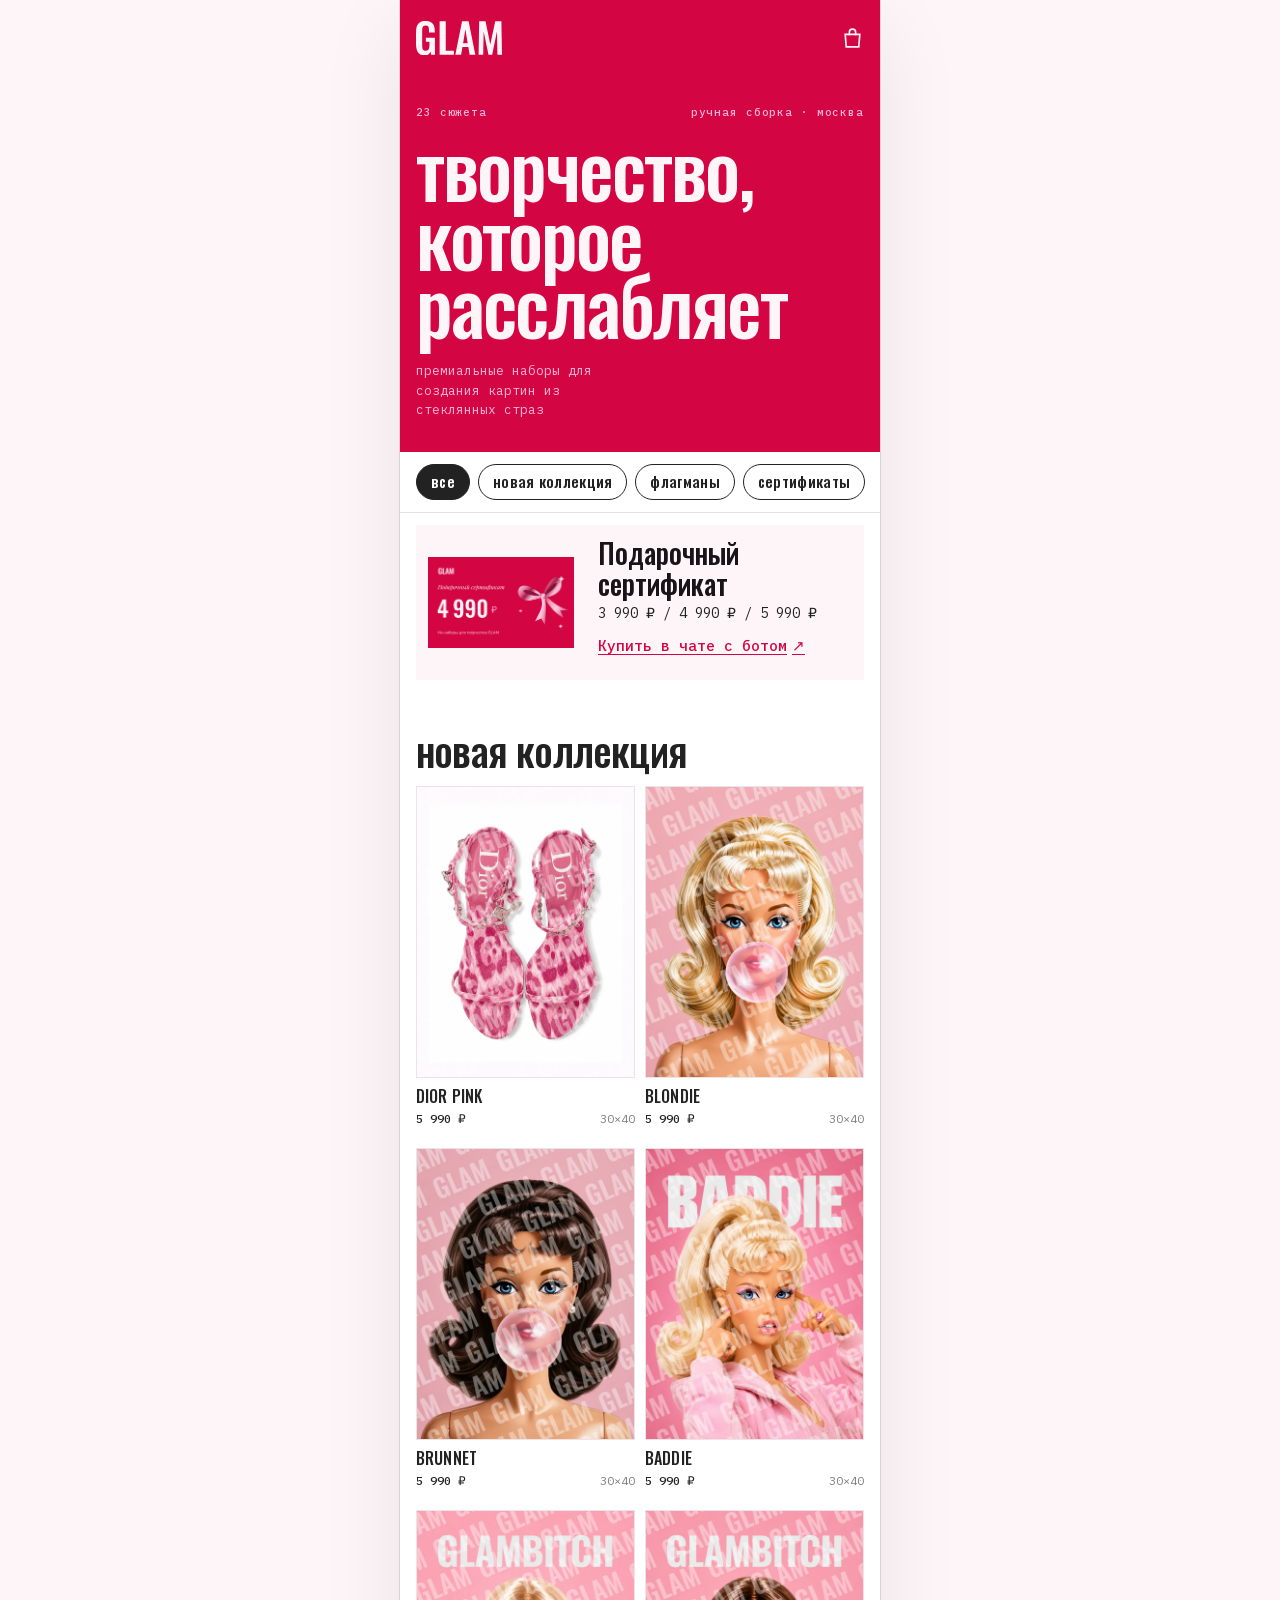
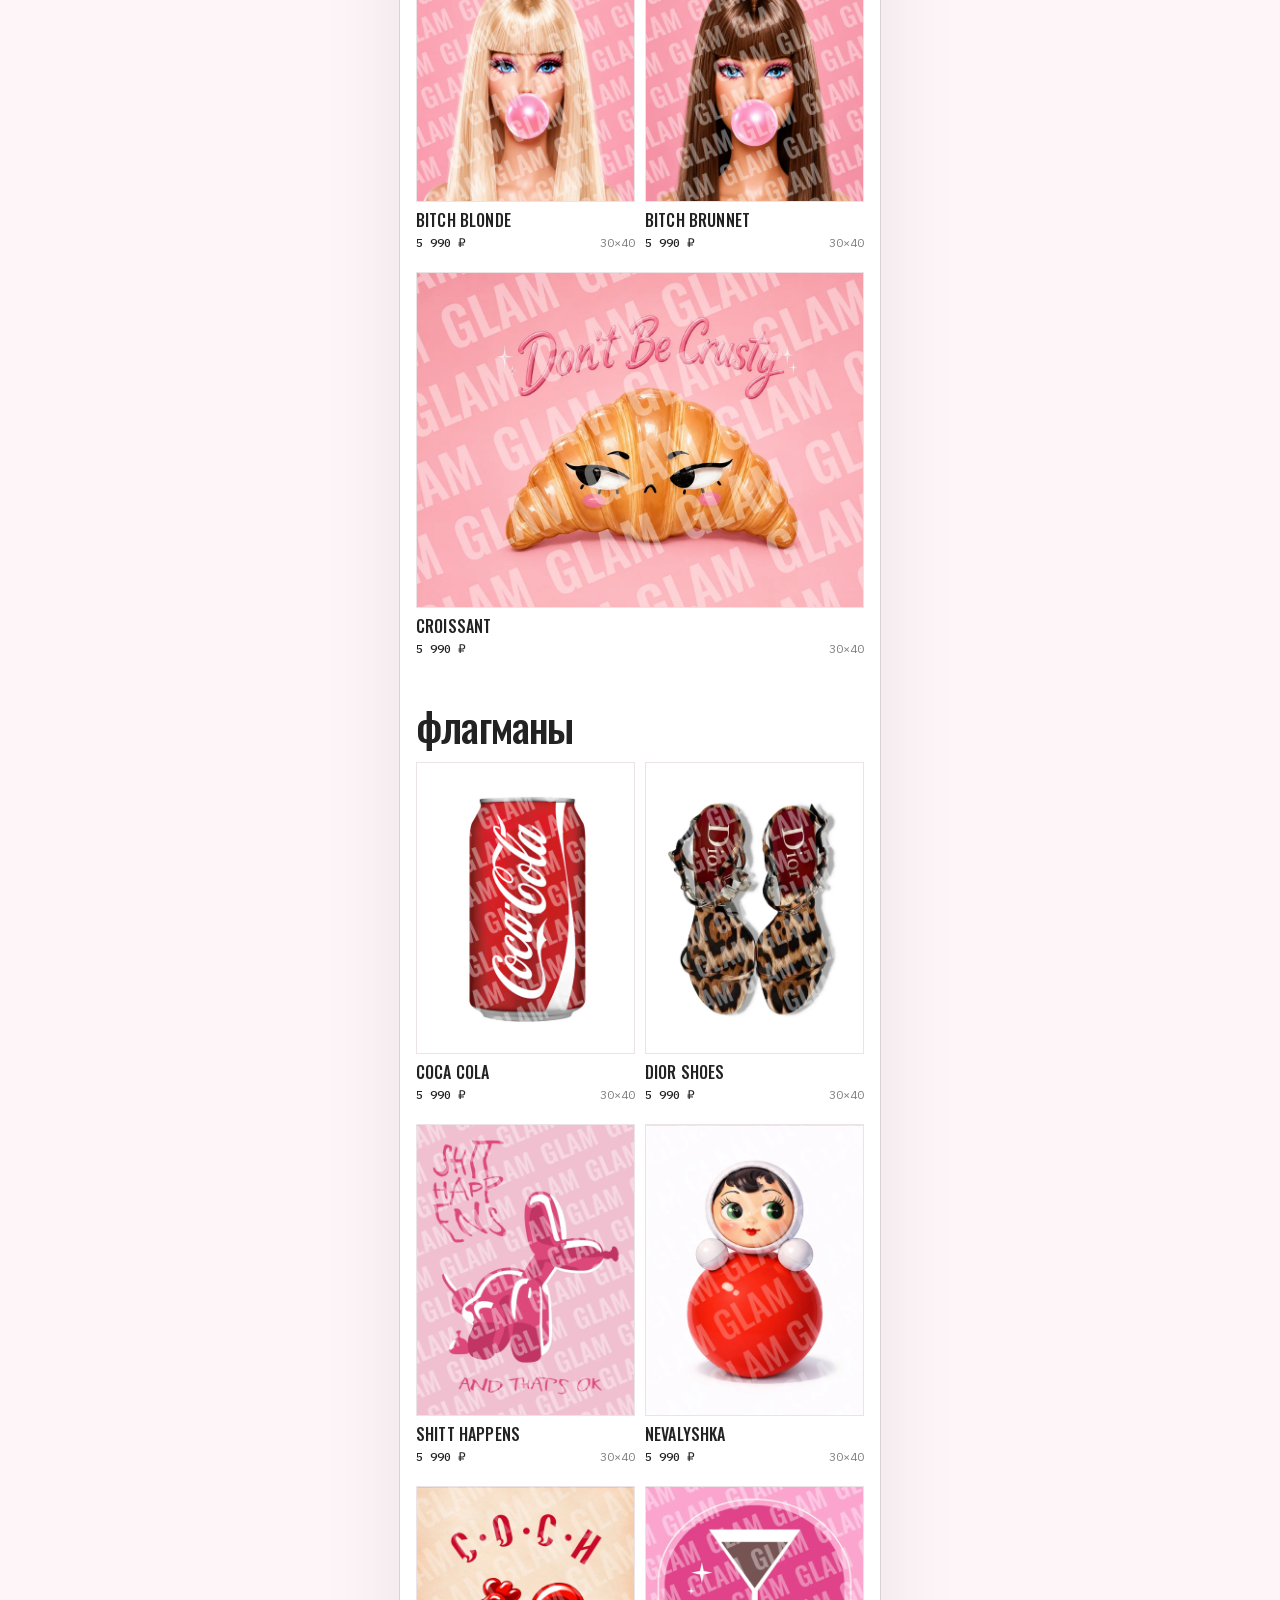
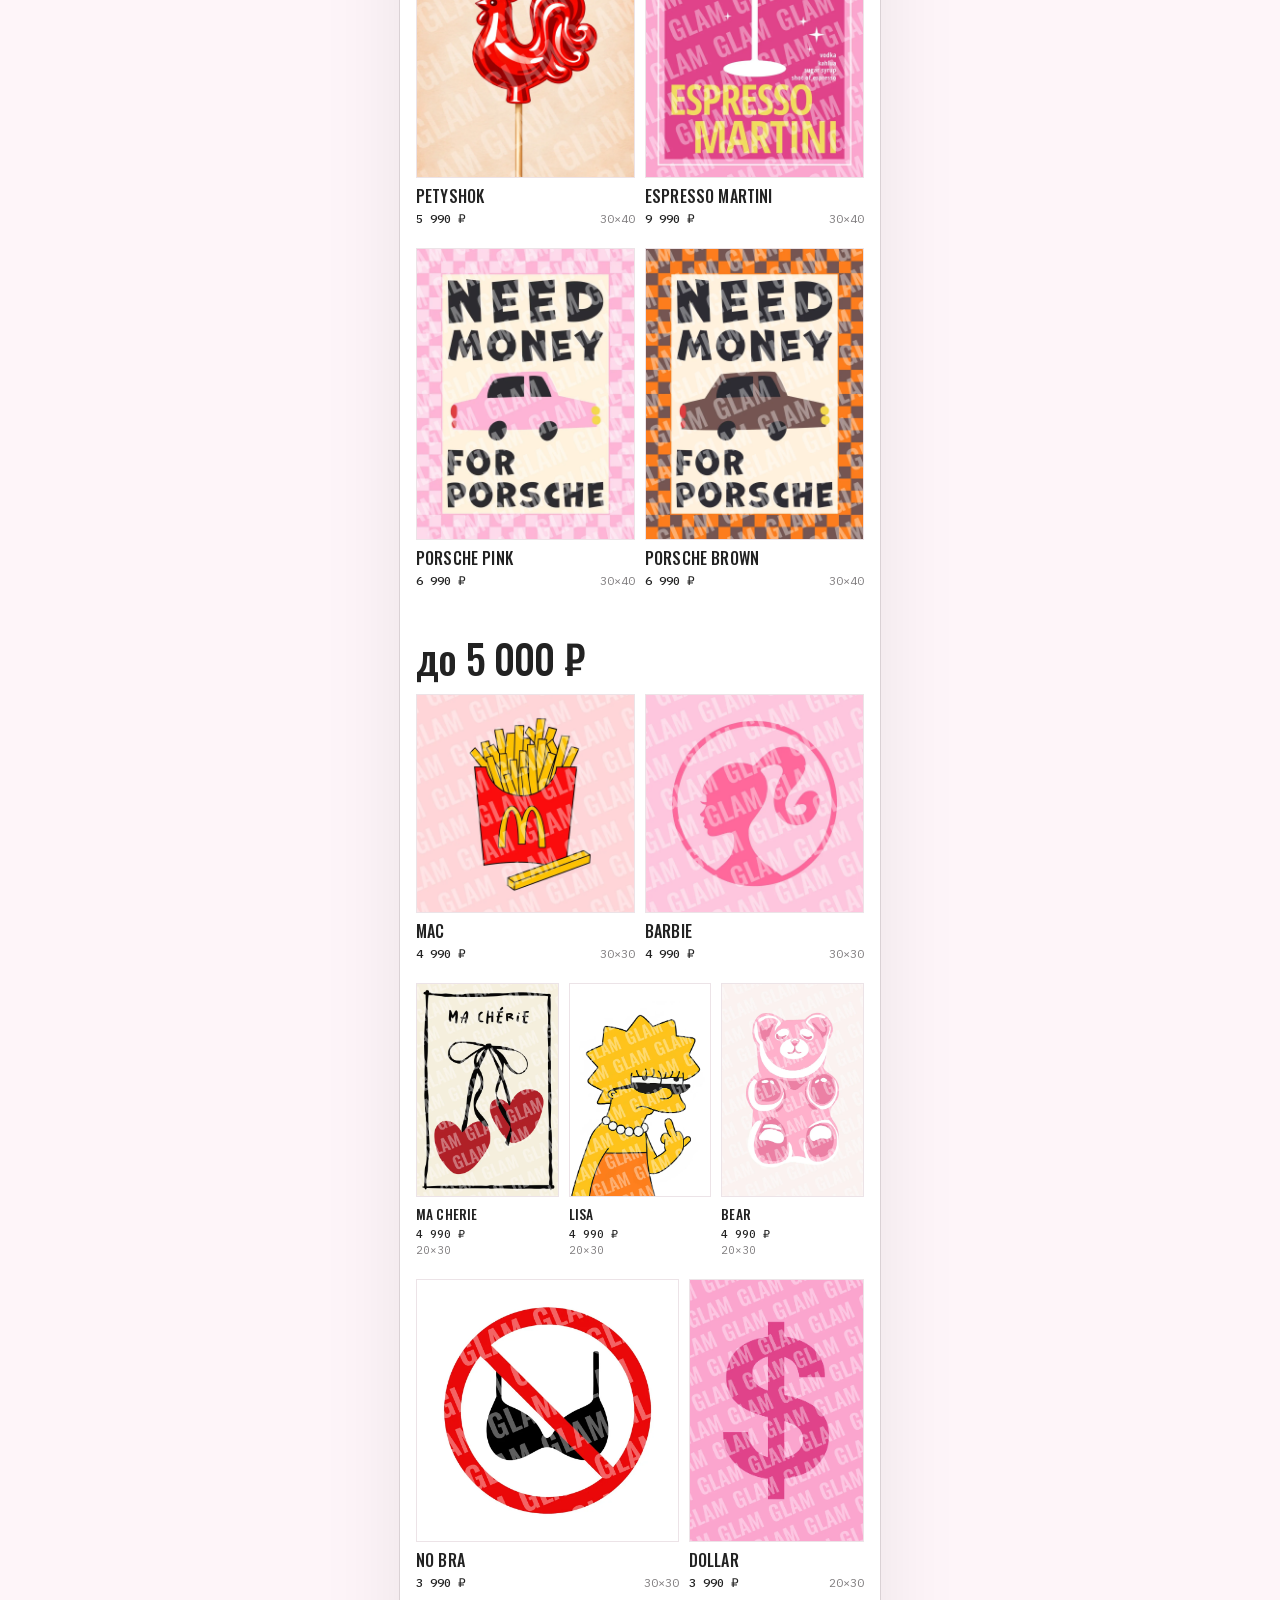
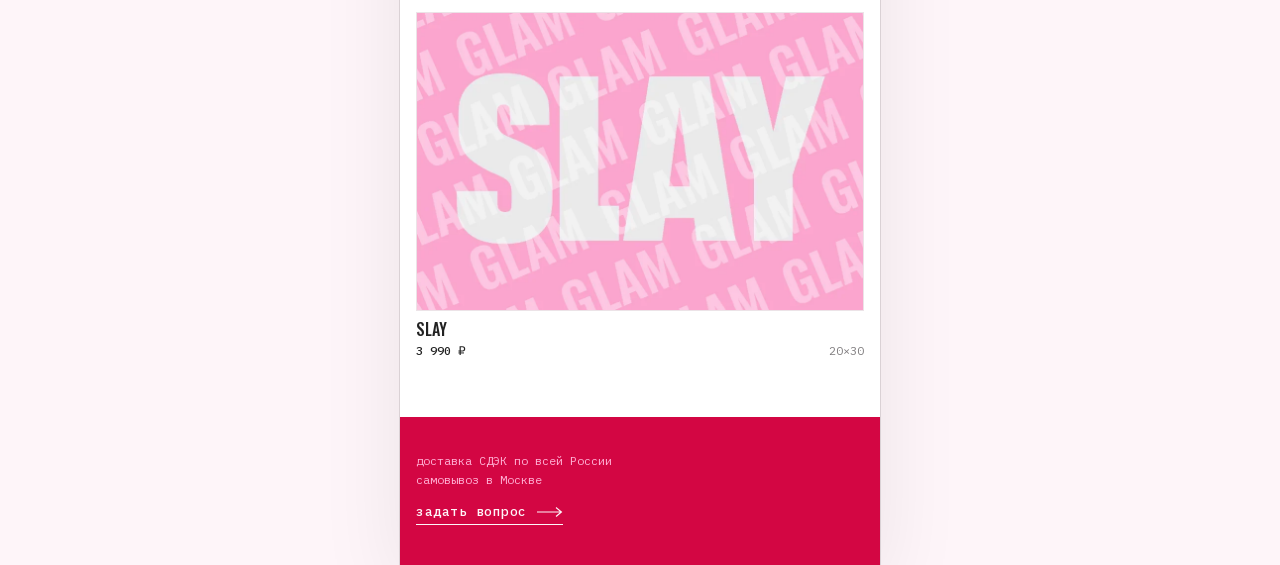
<file: app/index.html>
<!doctype html>
<html lang="ru">
  <head>
    <meta charset="utf-8" />
    <meta name="viewport" content="width=device-width, initial-scale=1, viewport-fit=cover, user-scalable=no" />
    <meta name="robots" content="noindex, nofollow" />
    <meta name="theme-color" content="#D30643" />
    <meta name="format-detection" content="telephone=no" />
    <meta name="color-scheme" content="only light" />
    <title>GLAM · магазин</title>
    <!-- Заголовок набран Oswald: грузим его раньше стилей, чтобы первый кадр был уже фирменным -->
    <link rel="preload" as="font" type="font/woff2" href="./assets/oswald-cyrillic-CC2NJ-Ce.woff2" crossorigin />
    <link rel="preload" as="font" type="font/woff2" href="./assets/oswald-latin-BUAu8bKM.woff2" crossorigin />
    <link rel="preload" as="font" type="font/woff2" href="./assets/plexmono-500-cyrillic-dnJBCtls.woff2" crossorigin />
    <!-- Первый кадр в цвет бренда, пока грузятся шрифты и код -->
    <style>
      html, body { margin: 0; background: #D30643; }
    </style>
    <script type="module" crossorigin src="./assets/checkout-bootstrap-2bdaa449f31d.js"></script>
    <link rel="stylesheet" crossorigin href="./assets/style-DhemyEyG.css">
    <link rel="stylesheet" href="./assets/gift-certificate.css">
  </head>
  <body>
    <div id="app"></div>
    <template id="gift-certificate-card">
      <section class="mini-gift-certificate" aria-labelledby="mini-gift-title">
        <img src="../assets/catalog/gift-certificate.png" alt="" width="1200" height="750" loading="lazy" decoding="async" />
        <div>
          <h2 id="mini-gift-title">Подарочный сертификат</h2>
          <p>3 990 ₽ / 4 990 ₽ / 5 990 ₽</p>
          <a href="https://t.me/glamstraz_bot?start=buy_certificate">Купить в чате с ботом <span aria-hidden="true">↗</span></a>
        </div>
      </section>
    </template>
  </body>
</html>
</file>
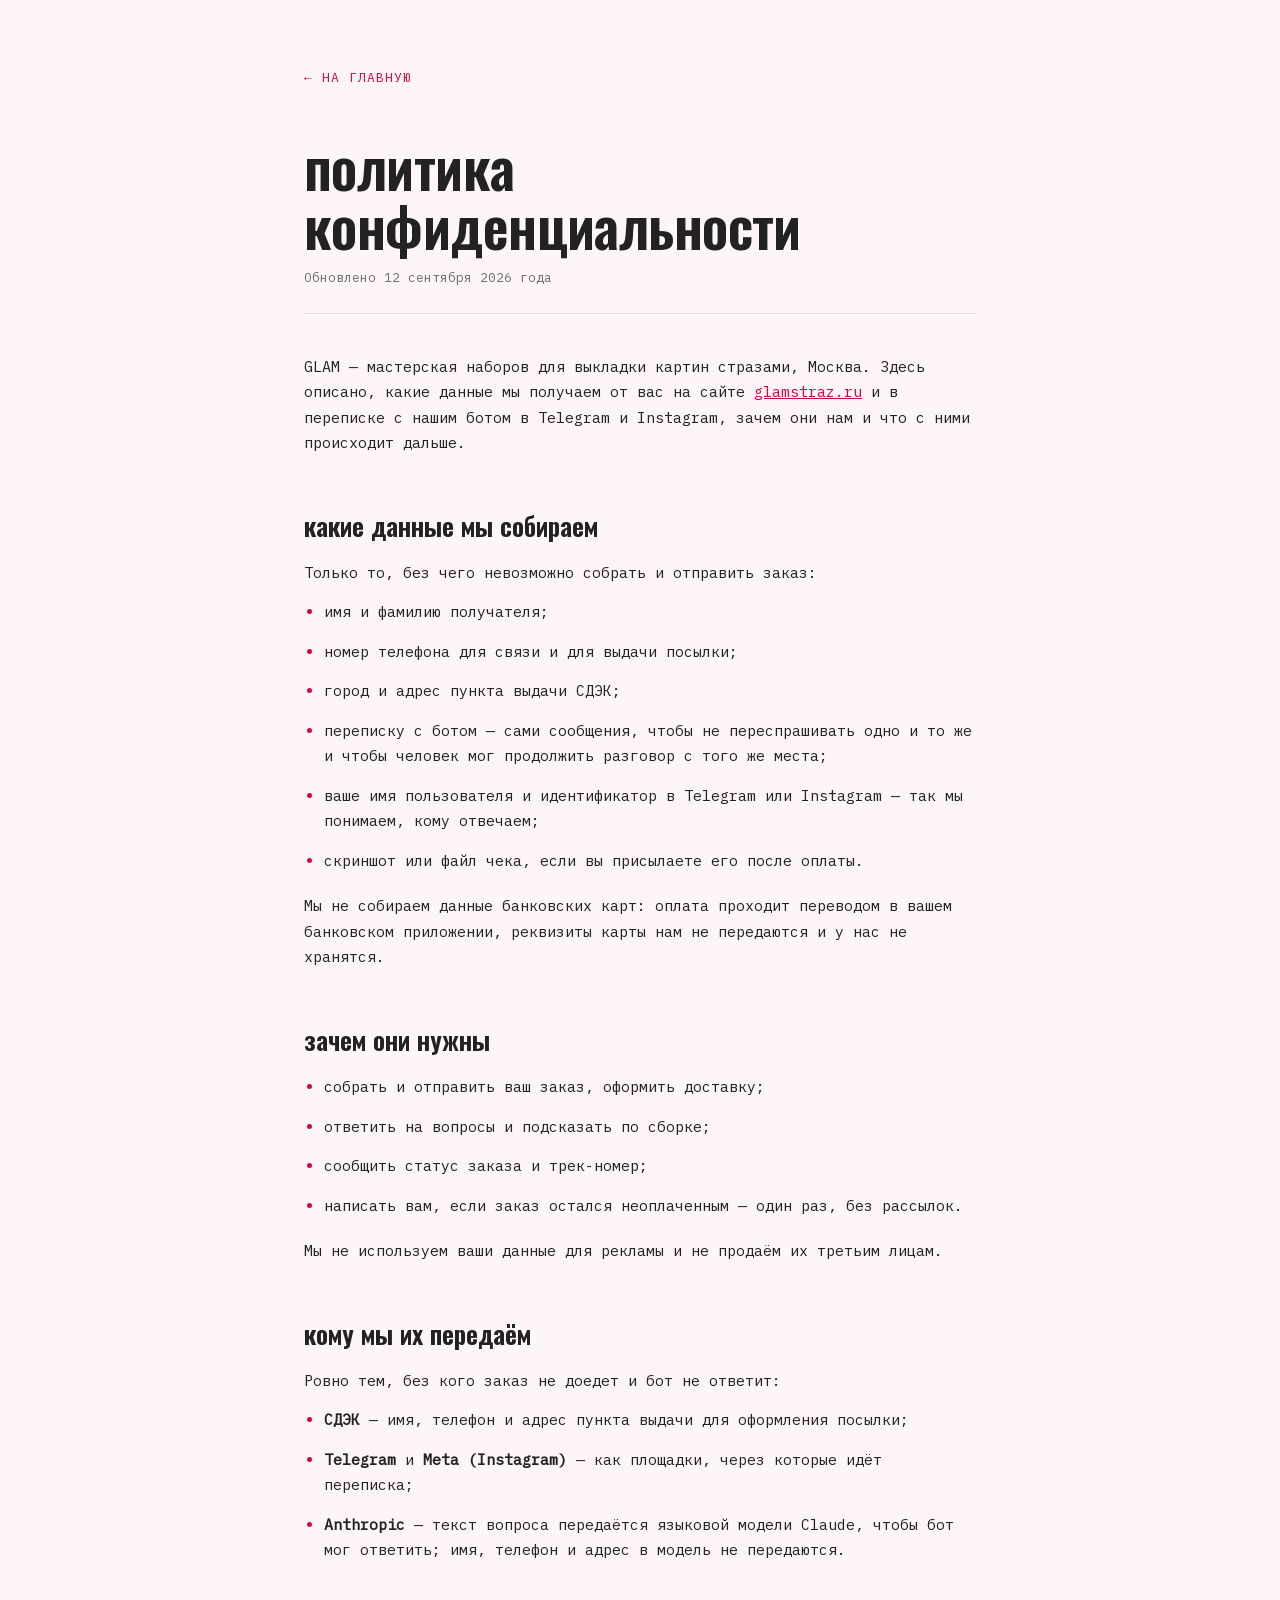
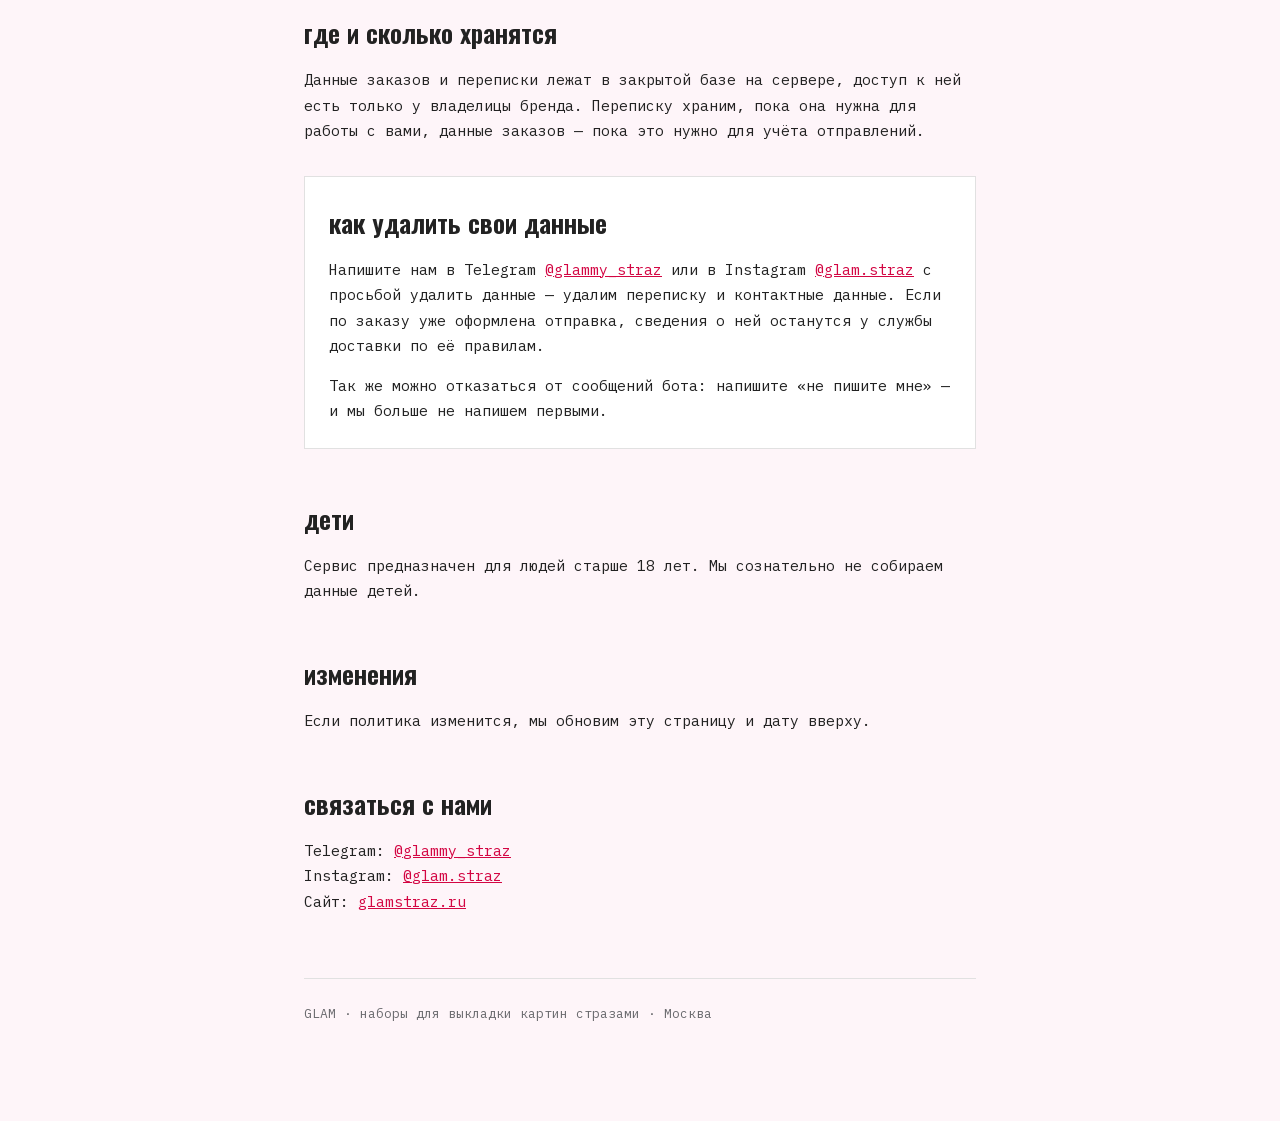
<file: privacy.html>
<!DOCTYPE html>
<html lang="ru">
<head>
<meta charset="utf-8">
<meta name="viewport" content="width=device-width, initial-scale=1">
<title>Политика конфиденциальности — GLAM</title>
<meta name="description" content="Какие данные собирает GLAM при оформлении заказа и переписке с ботом, зачем они нужны и как их удалить">
<meta name="robots" content="index, follow">
<style>
  @font-face {
    font-family: 'Oswald'; font-weight: 600; font-display: swap;
    src: url('/fonts/oswald-cyrillic.woff2') format('woff2');
    unicode-range: U+0400-045F, U+0490-0491, U+04B0-04B1, U+2116;
  }
  @font-face {
    font-family: 'Oswald'; font-weight: 600; font-display: swap;
    src: url('/fonts/oswald-latin.woff2') format('woff2');
  }
  @font-face {
    font-family: 'PlexMono'; font-weight: 400; font-display: swap;
    src: url('/fonts/plexmono-400-cyrillic.woff2') format('woff2');
    unicode-range: U+0400-045F, U+0490-0491, U+04B0-04B1, U+2116;
  }
  @font-face {
    font-family: 'PlexMono'; font-weight: 400; font-display: swap;
    src: url('/fonts/plexmono-400-latin.woff2') format('woff2');
  }

  :root {
    --crimson: #D30643;
    --black: #222222;
    --pale: #FEF5F9;
    --gray: #6B6B6F;
    --line: #E1E1E1;
  }

  * { box-sizing: border-box; }

  body {
    margin: 0;
    background: var(--pale);
    color: var(--black);
    font-family: 'PlexMono', ui-monospace, SFMono-Regular, Menlo, monospace;
    font-size: 15px;
    line-height: 1.7;
    -webkit-font-smoothing: antialiased;
  }

  .wrap {
    max-width: 720px;
    margin: 0 auto;
    padding: 64px 24px 96px;
  }

  .back {
    display: inline-block;
    margin-bottom: 48px;
    color: var(--crimson);
    text-decoration: none;
    font-size: 13px;
    letter-spacing: 0.08em;
    text-transform: uppercase;
  }
  .back:hover { text-decoration: underline; }

  h1 {
    font-family: 'Oswald', Impact, sans-serif;
    font-weight: 600;
    font-size: clamp(34px, 7vw, 56px);
    line-height: 1.05;
    letter-spacing: -0.01em;
    text-transform: lowercase;
    margin: 0 0 12px;
  }

  h2 {
    font-family: 'Oswald', Impact, sans-serif;
    font-weight: 600;
    font-size: clamp(20px, 3.4vw, 26px);
    text-transform: lowercase;
    letter-spacing: 0;
    margin: 48px 0 12px;
  }

  .updated {
    font-size: 13px;
    color: var(--gray);
    margin: 0 0 40px;
    padding-bottom: 24px;
    border-bottom: 1px solid var(--line);
  }

  p, li { margin: 0 0 14px; }
  ul { padding-left: 20px; margin: 0 0 20px; }
  li::marker { color: var(--crimson); }

  a { color: var(--crimson); }

  .box {
    background: #fff;
    border: 1px solid var(--line);
    padding: 24px;
    margin: 32px 0;
  }

  footer {
    margin-top: 64px;
    padding-top: 24px;
    border-top: 1px solid var(--line);
    font-size: 13px;
    color: var(--gray);
  }
</style>
</head>
<body>
<div class="wrap">

  <a class="back" href="/">← на главную</a>

  <h1>политика конфиденциальности</h1>
  <p class="updated">Обновлено 12 сентября 2026 года</p>

  <p>GLAM — мастерская наборов для выкладки картин стразами, Москва. Здесь описано,
  какие данные мы получаем от вас на сайте <a href="https://glamstraz.ru">glamstraz.ru</a>
  и в переписке с нашим ботом в Telegram и Instagram, зачем они нам и что с ними происходит дальше.</p>

  <h2>какие данные мы собираем</h2>
  <p>Только то, без чего невозможно собрать и отправить заказ:</p>
  <ul>
    <li>имя и фамилию получателя;</li>
    <li>номер телефона для связи и для выдачи посылки;</li>
    <li>город и адрес пункта выдачи СДЭК;</li>
    <li>переписку с ботом — сами сообщения, чтобы не переспрашивать одно и то же и чтобы человек мог продолжить разговор с того же места;</li>
    <li>ваше имя пользователя и идентификатор в Telegram или Instagram — так мы понимаем, кому отвечаем;</li>
    <li>скриншот или файл чека, если вы присылаете его после оплаты.</li>
  </ul>
  <p>Мы не собираем данные банковских карт: оплата проходит переводом в вашем банковском приложении,
  реквизиты карты нам не передаются и у нас не хранятся.</p>

  <h2>зачем они нужны</h2>
  <ul>
    <li>собрать и отправить ваш заказ, оформить доставку;</li>
    <li>ответить на вопросы и подсказать по сборке;</li>
    <li>сообщить статус заказа и трек-номер;</li>
    <li>написать вам, если заказ остался неоплаченным — один раз, без рассылок.</li>
  </ul>
  <p>Мы не используем ваши данные для рекламы и не продаём их третьим лицам.</p>

  <h2>кому мы их передаём</h2>
  <p>Ровно тем, без кого заказ не доедет и бот не ответит:</p>
  <ul>
    <li><b>СДЭК</b> — имя, телефон и адрес пункта выдачи для оформления посылки;</li>
    <li><b>Telegram</b> и <b>Meta (Instagram)</b> — как площадки, через которые идёт переписка;</li>
    <li><b>Anthropic</b> — текст вопроса передаётся языковой модели Claude, чтобы бот мог ответить;
      имя, телефон и адрес в модель не передаются.</li>
  </ul>

  <h2>где и сколько хранятся</h2>
  <p>Данные заказов и переписки лежат в закрытой базе на сервере, доступ к ней есть только у владелицы
  бренда. Переписку храним, пока она нужна для работы с вами, данные заказов — пока это нужно
  для учёта отправлений.</p>

  <div class="box">
    <h2 style="margin-top:0">как удалить свои данные</h2>
    <p>Напишите нам в Telegram <a href="https://t.me/glammy_straz">@glammy_straz</a> или в Instagram
    <a href="https://instagram.com/glam.straz">@glam.straz</a> с просьбой удалить данные — удалим переписку
    и контактные данные. Если по заказу уже оформлена отправка, сведения о ней останутся у службы доставки
    по её правилам.</p>
    <p style="margin-bottom:0">Так же можно отказаться от сообщений бота: напишите «не пишите мне» — и мы
    больше не напишем первыми.</p>
  </div>

  <h2>дети</h2>
  <p>Сервис предназначен для людей старше 18 лет. Мы сознательно не собираем данные детей.</p>

  <h2>изменения</h2>
  <p>Если политика изменится, мы обновим эту страницу и дату вверху.</p>

  <h2>связаться с нами</h2>
  <p>Telegram: <a href="https://t.me/glammy_straz">@glammy_straz</a><br>
  Instagram: <a href="https://instagram.com/glam.straz">@glam.straz</a><br>
  Сайт: <a href="https://glamstraz.ru">glamstraz.ru</a></p>

  <footer>GLAM · наборы для выкладки картин стразами · Москва</footer>

</div>
</body>
</html>
</file>
<file: assets/style-speaCQ5Y.css>
:root{--glam-crimson: #D30643;--glam-crimson-deep: #CB0828;--glam-pink: #FFB3D6;--glam-pink-mid: #FFAED8;--glam-pink-light: #FED7EB;--glam-pink-pale: #FEF5F9;--glam-magenta: #E0448A;--glam-mauve: #C67D87;--glam-orange: #FF825A;--glam-black: #222222;--glam-near-black: #191418;--glam-dark: #252525;--glam-mid-gray: #C4C4C4;--glam-light-gray: #E1E1E1;--glam-off-white: #F5F5F5;--glam-white: #FFFFFF;--glam-mylar-base: #B8B8BA;--glam-mylar-shine: #E8E8EC;--glam-mylar-shadow: #6B6B6F;--glam-shadow-xs: 0 1px 2px rgba(0, 0, 0, .06);--glam-shadow-sm: 0 2px 8px rgba(0, 0, 0, .12);--glam-shadow-md: 0 4px 17px rgba(0, 0, 0, .25);--glam-shadow-card: 0 4px 4px rgba(0, 0, 0, .25);--glam-shadow-lg: 0 24px 48px rgba(34, 34, 34, .18);--color-bg-primary: var(--glam-white);--color-bg-brand: var(--glam-crimson);--color-bg-soft: var(--glam-pink-pale);--color-bg-muted: var(--glam-off-white);--color-bg-dark: var(--glam-near-black);--color-text-primary: var(--glam-black);--color-text-secondary: var(--glam-dark);--color-text-inverse: var(--glam-white);--color-text-brand: var(--glam-crimson);--color-text-accent: var(--glam-magenta);--color-text-pink: var(--glam-pink);--color-cta-bg: var(--glam-crimson);--color-cta-text: var(--glam-white);--color-cta-hover: var(--glam-crimson-deep);--color-link: var(--glam-crimson);--color-border: var(--glam-black);--color-border-subtle: var(--glam-light-gray);--color-divider: var(--glam-black);--color-price-bg: var(--glam-white);--color-price-text: var(--glam-black);--color-label-bg: var(--glam-pink);--color-label-text: var(--glam-black);--color-caption-bg: var(--glam-orange);--color-caption-text: var(--glam-white);--font-display: "Oswald", "Nunito Sans", sans-serif;--font-ui: "Nunito Sans", "Inter", sans-serif;--font-body: "Inter", "Nunito Sans", sans-serif;--font-mono: "IBM Plex Mono", "Consolas", "Courier New", monospace;--font-script: "Playfair Display", Georgia, serif;--text-xs: 12px;--text-sm: 14px;--text-base: 16px;--text-md: 18px;--text-lg: 24px;--text-xl: 32px;--text-2xl: 42px;--text-3xl: 60px;--text-4xl: 80px;--text-5xl: 100px;--text-fluid-h2: clamp(48px, 6vw + 1rem, 100px);--text-fluid-h1: clamp(72px, 12vw, 220px);--text-fluid-mega: clamp(96px, 18vw, 320px);--leading-tight: 1;--leading-snug: 1.1;--leading-normal: 1.4;--leading-loose: 1.6;--tracking-tightest: -.04em;--tracking-tighter: -.03em;--tracking-tight: -.01em;--tracking-normal: 0;--tracking-wide: .04em;--tracking-wider: .08em;--tracking-widest: .16em;--space-1: 4px;--space-2: 8px;--space-3: 12px;--space-4: 16px;--space-5: 24px;--space-6: 32px;--space-7: 48px;--space-8: 64px;--space-9: 80px;--space-10: 120px;--space-11: 160px;--space-12: 240px;--container-max: 1440px;--container-padding-x: clamp(20px, 4vw, 80px);--section-padding-y: clamp(80px, 12vh, 200px);--radius-none: 0px;--radius-sm: 4px;--radius-md: 8px;--radius-lg: 16px;--radius-pill: 999px;--border-thin: 1px;--border-mid: 2px;--border-thick: 4px;--ease-out: cubic-bezier(.16, 1, .3, 1);--ease-in-out: cubic-bezier(.45, 0, .55, 1);--ease-spring: cubic-bezier(.34, 1.56, .64, 1);--ease-magnetic: cubic-bezier(.22, 1, .36, 1);--duration-fast: .15s;--duration-base: .3s;--duration-slow: .6s;--duration-slower: 1.2s;--z-base: 1;--z-content: 10;--z-overlay: 50;--z-cursor: 900;--z-preloader: 1000}*,*:before,*:after{box-sizing:border-box}*{margin:0;padding:0}html{-webkit-text-size-adjust:100%;-webkit-font-smoothing:antialiased;-moz-osx-font-smoothing:grayscale;text-rendering:optimizeLegibility}html,body{height:100%}body{line-height:1.4}img,picture,video,canvas,svg{display:block;max-width:100%}input,button,textarea,select{font:inherit;color:inherit}button{background:none;border:none;cursor:pointer}a{color:inherit;text-decoration:none}ul,ol{list-style:none}p,h1,h2,h3,h4,h5,h6{overflow-wrap:break-word}#app,#root{isolation:isolate}@media(prefers-reduced-motion:reduce){*,*:before,*:after{animation-duration:.01ms!important;animation-iteration-count:1!important;transition-duration:.01ms!important;scroll-behavior:auto!important}[data-reveal]{opacity:1!important;transform:none!important;visibility:visible!important}}html{background:var(--color-bg-primary)}body{font-family:var(--font-body);font-size:var(--text-md);line-height:1.55;color:var(--color-text-primary);background:var(--color-bg-primary)}::-moz-selection{background:var(--glam-crimson);color:var(--glam-white)}::selection{background:var(--glam-crimson);color:var(--glam-white)}*:focus{outline:none}a:focus-visible,button:focus-visible,input:focus-visible,textarea:focus-visible,select:focus-visible,summary:focus-visible,[tabindex]:focus-visible{outline:2px solid var(--glam-crimson);outline-offset:4px;border-radius:2px}[data-theme=dark] a:focus-visible,[data-theme=dark] button:focus-visible,[data-theme=dark] summary:focus-visible,[data-theme=brand] a:focus-visible,[data-theme=brand] button:focus-visible,[data-theme=brand] input:focus-visible,.cta a:focus-visible,.cta button:focus-visible,.cta input:focus-visible,.footer a:focus-visible,.founder a:focus-visible,.pillar--02 *:focus-visible,.ritual__pin[data-active="01"] *:focus-visible,.ritual__pin[data-active="04"] *:focus-visible{outline-color:var(--glam-pink)}html{scroll-behavior:auto}.skip-link{position:absolute;left:-10000px;top:var(--space-3);background:var(--glam-near-black);color:var(--glam-pink-pale);padding:12px 18px;font-family:var(--font-mono);font-size:14px;letter-spacing:var(--tracking-wide);z-index:10001}.skip-link:focus-visible{left:var(--space-3);outline:none}.sr-only{position:absolute;width:1px;height:1px;padding:0;margin:-1px;overflow:hidden;clip:rect(0,0,0,0);white-space:nowrap;border:0}@media(hover:hover)and (pointer:fine){html,body,a,button,[data-cursor]{cursor:none}}.container{width:100%;max-width:var(--container-max);margin-inline:auto;padding-inline:var(--container-padding-x)}.section{padding-block:var(--section-padding-y)}.section--dark{background:var(--color-bg-dark);color:var(--color-text-inverse)}.section--brand{background:var(--color-bg-brand);color:var(--color-text-inverse)}.section--soft{background:var(--color-bg-soft)}.section--muted{background:var(--color-bg-muted)}.divider{border:none;border-top:var(--border-thick) solid var(--color-divider);width:100%}.t-mega{font-family:var(--font-display);font-weight:500;font-size:var(--text-fluid-mega);line-height:var(--leading-tight);letter-spacing:var(--tracking-tighter);text-transform:uppercase;color:var(--color-text-primary)}.t-h1{font-family:var(--font-display);font-weight:500;font-size:var(--text-fluid-h1);line-height:var(--leading-tight);letter-spacing:var(--tracking-tight);text-transform:uppercase;color:var(--color-text-primary)}.t-h2{font-family:var(--font-display);font-weight:500;font-size:var(--text-fluid-h2);line-height:var(--leading-snug);text-transform:uppercase;color:var(--color-text-primary)}.t-h3{font-family:var(--font-ui);font-weight:700;font-size:var(--text-2xl);line-height:var(--leading-snug);color:var(--color-text-primary)}.t-h4{font-family:var(--font-ui);font-weight:700;font-size:var(--text-xl);line-height:1.2;color:var(--color-text-primary)}.t-body-lg{font-family:var(--font-body);font-weight:400;font-size:var(--text-lg);line-height:1.5;color:var(--color-text-primary)}.t-body{font-family:var(--font-body);font-weight:400;font-size:var(--text-md);line-height:1.55;color:var(--color-text-primary)}.t-body-sm{font-family:var(--font-body);font-weight:400;font-size:var(--text-sm);line-height:1.5;color:var(--color-text-secondary)}.t-caption{font-family:var(--font-body);font-weight:500;font-size:var(--text-xs);line-height:1.4;letter-spacing:var(--tracking-wider);text-transform:uppercase;color:var(--color-text-secondary)}.t-mono-xl{font-family:var(--font-mono);font-weight:400;font-size:var(--text-xl);line-height:var(--leading-snug);letter-spacing:var(--tracking-tight);color:var(--color-text-primary)}.t-mono{font-family:var(--font-mono);font-weight:400;font-size:var(--text-md);line-height:1.5;letter-spacing:var(--tracking-tight);color:var(--color-text-primary)}.t-mono-sm{font-family:var(--font-mono);font-weight:400;font-size:var(--text-sm);line-height:1.5;letter-spacing:var(--tracking-normal);color:var(--color-text-primary)}.t-eyebrow{font-family:var(--font-mono);font-weight:500;font-size:var(--text-xs);line-height:1.2;letter-spacing:var(--tracking-widest);text-transform:uppercase;color:var(--color-text-secondary)}.t-script{font-family:var(--font-script);font-style:italic;font-weight:400;font-size:var(--text-3xl);line-height:1.2;color:var(--color-text-brand)}.t-price{font-family:var(--font-ui);font-weight:700;font-size:var(--text-3xl);line-height:1;color:var(--color-text-primary)}.t-on-dark{color:var(--color-text-inverse)}.t-on-brand{color:var(--color-text-pink)}.t-brand{color:var(--color-text-brand)}.t-balance{text-wrap:balance}.t-pretty{text-wrap:pretty}.preloader{position:fixed;inset:0;z-index:var(--z-preloader);pointer-events:none}.preloader__curtain{position:absolute;inset:0;background:var(--glam-crimson);transform-origin:top center;will-change:transform}.preloader__inner{position:absolute;inset:0;display:flex;flex-direction:column;align-items:center;justify-content:center;gap:var(--space-5);color:var(--glam-pink)}.preloader__wordmark{display:flex;gap:.04em;overflow:hidden;line-height:.9}.preloader__word{display:inline-block;font-family:var(--font-display);font-weight:500;font-size:clamp(96px,16vw,240px);letter-spacing:-.02em;text-transform:uppercase;will-change:transform}.preloader__counter{letter-spacing:var(--tracking-widest)}.preloader__counter .t-eyebrow{color:var(--glam-pink)}html.is-ready .preloader{display:none}.nav{position:fixed;top:0;left:0;right:0;z-index:var(--z-overlay);padding-block:var(--space-5);transition:transform .6s var(--ease-out),background .4s var(--ease-out),color .4s var(--ease-out),padding .4s var(--ease-out);color:var(--glam-pink-pale);mix-blend-mode:normal}.nav__inner{display:grid;grid-template-columns:auto 1fr auto;gap:var(--space-6);align-items:center}.nav__brand{display:inline-flex;align-items:center;color:inherit}.nav__logo{width:64px;height:auto;color:currentColor}.nav__menu{justify-self:center;display:flex;gap:clamp(20px,3vw,48px);font-family:var(--font-mono);font-weight:400;font-size:var(--text-sm);letter-spacing:var(--tracking-wider);text-transform:lowercase}.nav__menu a{position:relative;padding-block:4px;transition:opacity .25s var(--ease-out);opacity:.7}.nav__menu a:after{content:"";position:absolute;left:0;bottom:0;width:100%;height:1px;background:currentColor;transform:scaleX(0);transform-origin:right center;transition:transform .45s var(--ease-out)}.nav__menu a:hover{opacity:1}.nav__menu a:hover:after{transform:scaleX(1);transform-origin:left center}.nav__cta{display:inline-flex;align-items:center;gap:.7em;padding:10px 18px;border:1px solid currentColor;font-family:var(--font-mono);font-size:var(--text-sm);font-weight:500;letter-spacing:var(--tracking-wide);text-transform:lowercase;transition:background .3s var(--ease-out),color .3s var(--ease-out)}.nav__cta:hover{background:var(--glam-crimson);color:var(--glam-pink-pale);border-color:var(--glam-crimson)}.nav__burger{display:none;width:40px;height:40px;position:relative;background:transparent;border:none;cursor:pointer;padding:0;margin-left:auto;color:inherit}.nav__burger span{display:block;width:22px;height:1.5px;background:currentColor;margin:5px auto;transition:transform .35s var(--ease-out),opacity .25s var(--ease-out);transform-origin:center center}.nav__burger--open span:nth-child(1){transform:translateY(7px) rotate(45deg)}.nav__burger--open span:nth-child(2){opacity:0}.nav__burger--open span:nth-child(3){transform:translateY(-6px) rotate(-45deg)}@media(max-width:720px){.nav__inner{grid-template-columns:auto 1fr auto;gap:var(--space-3)}.nav__menu,.nav__cta{display:none}.nav__burger{display:block;justify-self:end}.nav__logo{width:48px}}.mobile-menu{position:fixed;inset:0;z-index:999;background:var(--glam-crimson);color:var(--glam-pink-pale);opacity:0;visibility:hidden;pointer-events:none;overflow-y:auto}.mobile-menu[aria-hidden=false]{visibility:visible;pointer-events:auto}html.is-menu-open{overflow:hidden}.mobile-menu__inner{min-height:100%;padding:clamp(80px,14vh,140px) clamp(28px,6vw,64px) clamp(32px,6vh,64px);display:flex;flex-direction:column;justify-content:space-between;gap:var(--space-7)}.mobile-menu__nav{display:flex;flex-direction:column;gap:clamp(4px,1vh,10px)}.mobile-menu__nav a{display:flex;align-items:baseline;justify-content:space-between;gap:var(--space-4);padding-block:clamp(14px,2vh,22px);font-family:var(--font-display);font-weight:400;font-size:clamp(40px,11vw,80px);line-height:1;letter-spacing:var(--tracking-tighter);color:var(--glam-pink-pale);border-bottom:1px solid rgba(255,179,214,.18);transition:color .3s var(--ease-out),padding .3s var(--ease-out)}.mobile-menu__nav a span{font-family:var(--font-mono);font-size:14px;letter-spacing:var(--tracking-wide);opacity:.7}.mobile-menu__nav a:hover,.mobile-menu__nav a:focus-visible{color:var(--glam-pink);padding-left:8px}.mobile-menu__foot{display:flex;flex-direction:column;gap:var(--space-5);padding-top:var(--space-6);border-top:1px solid rgba(255,179,214,.16)}.mobile-menu__cta{display:inline-flex;align-items:center;gap:var(--space-3);align-self:flex-start;padding:16px 28px;background:var(--glam-pink-pale);color:var(--glam-near-black);font-family:var(--font-ui);font-weight:700;font-size:16px;letter-spacing:var(--tracking-wide);text-transform:lowercase}.mobile-menu__sub{color:var(--glam-pink);opacity:.75;letter-spacing:var(--tracking-tight);line-height:1.5}.nav--floating{padding-block:var(--space-3);background:#191418b8;backdrop-filter:blur(12px) saturate(120%);-webkit-backdrop-filter:blur(12px) saturate(120%)}.nav--hidden{transform:translateY(-110%)}.nav[data-theme=light]{color:var(--glam-near-black)}.nav[data-theme=light].nav--floating{background:#ffffffdb}.nav[data-theme=brand]{color:var(--glam-pink-pale)}.nav[data-theme=brand].nav--floating{background:#d30643eb}.cursor{position:fixed;top:0;left:0;width:0;height:0;z-index:var(--z-cursor);pointer-events:none;opacity:0;transition:opacity .2s ease;will-change:transform;mix-blend-mode:difference}.cursor--visible{opacity:1}.cursor__ring{position:absolute;top:-14px;left:-14px;width:28px;height:28px;border:1px solid var(--glam-white);border-radius:50%;transition:transform .35s var(--ease-out),opacity .25s var(--ease-out)}.cursor__dot{position:absolute;top:-2px;left:-2px;width:4px;height:4px;background:var(--glam-white);border-radius:50%}.cursor__label{position:absolute;top:18px;left:18px;font-family:var(--font-mono);font-size:11px;letter-spacing:.08em;text-transform:lowercase;color:var(--glam-white);white-space:nowrap;opacity:0;transform:translateY(-4px);transition:opacity .25s var(--ease-out),transform .4s var(--ease-out)}.cursor[data-state=hover] .cursor__ring{transform:scale(2.4)}.cursor[data-state=hover] .cursor__label{opacity:1;transform:translateY(0)}.cursor[data-state=text] .cursor__ring{transform:scale(.5);opacity:.7}@media(hover:none),(pointer:coarse){.cursor{display:none}html,body,a,button{cursor:auto}}.hero{position:relative;min-height:100vh;min-height:100dvh;background:var(--glam-crimson);color:var(--glam-pink-pale);overflow:hidden;isolation:isolate}.hero__media{position:absolute;inset:0;z-index:0}.hero__bg{width:100%;height:100%;-o-object-fit:cover;object-fit:cover;-o-object-position:center center;object-position:center center;filter:saturate(1.05) contrast(1.02);transform:scale(1.04);transform-origin:center center;will-change:transform}.hero__vignette{position:absolute;inset:0;background:linear-gradient(to bottom,#0000 60%,#00000059);z-index:1;pointer-events:none}.hero__grid{position:relative;z-index:2;min-height:100vh;min-height:100dvh;display:grid;grid-template-rows:auto 1fr auto;padding-block:clamp(96px,12vh,160px);gap:clamp(40px,5vh,80px)}.hero__meta{display:flex;align-items:flex-start;justify-content:space-between;gap:var(--space-5);color:var(--glam-pink-pale);opacity:.85}.hero__meta .t-eyebrow{color:inherit}.hero__title{align-self:end;font-family:var(--font-display);font-weight:500;font-size:clamp(72px,13vw,220px);line-height:.88;letter-spacing:-.045em;text-transform:none;color:var(--glam-pink-pale);text-shadow:0 4px 24px rgba(25,20,24,.28)}.hero__title-line{display:block;position:relative}.hero__char-wrap{display:inline-block;overflow:hidden;vertical-align:top;line-height:1;padding-bottom:.14em}.hero__char-wrap>.char{display:inline-block;will-change:transform}.hero--reveal .hero__char-wrap>.char{animation:hero-char-reveal 1.05s cubic-bezier(.16,1,.3,1) backwards;animation-delay:var(--char-delay, 0s)}@keyframes hero-char-reveal{0%{transform:translateY(105%)}to{transform:translateY(0)}}@media(prefers-reduced-motion:reduce){.hero--reveal .hero__char-wrap>.char{animation:none}}.hero__title-line[data-line="02"]{padding-left:3vw;color:var(--glam-pink);font-style:italic;font-family:var(--font-script);font-weight:400;letter-spacing:-.02em}.hero__title-line[data-line="03"]{padding-left:5vw}.hero__foot{display:grid;grid-template-columns:1fr auto 1fr;align-items:end;gap:var(--space-7)}.hero__foot .hero__sub{grid-column:1}.hero__foot .hero__cta{grid-column:2;justify-self:center}.hero__sub{max-width:38ch;color:var(--glam-pink-pale);opacity:.85;font-size:var(--text-md);line-height:1.6}.hero__cta{display:inline-flex;align-items:center;gap:clamp(14px,1.5vw,24px);font-family:var(--font-ui);font-weight:700;font-size:clamp(16px,1.4vw,22px);letter-spacing:var(--tracking-wide);text-transform:lowercase;background:var(--glam-pink-pale);color:var(--glam-near-black);padding:clamp(22px,2.6vh,30px) clamp(36px,3.6vw,56px);border:1px solid var(--glam-pink-pale);box-shadow:0 12px 32px #1914182e;transition:background .4s var(--ease-out),color .4s var(--ease-out),transform .4s var(--ease-out),box-shadow .4s var(--ease-out)}.hero__cta:hover{background:var(--glam-near-black);color:var(--glam-pink-pale);border-color:var(--glam-near-black);transform:translateY(-2px);box-shadow:0 18px 40px #19141847}.hero__cta-arrow{display:inline-flex;width:28px;height:12px;transition:transform .45s var(--ease-out)}.hero__cta-arrow svg{width:100%;height:100%}.hero__cta:hover .hero__cta-arrow{transform:translate(8px)}@media(min-width:1025px){.hero{min-height:0;aspect-ratio:3000 / 1675}.hero__grid{min-height:0;height:100%}.hero__title{align-self:center;font-size:clamp(64px,8vw,120px);line-height:.9;max-width:46%}.hero__title-line{white-space:nowrap}.hero__title-line[data-line="02"]{padding-left:2vw}.hero__title-line[data-line="03"]{padding-left:0}}@media(max-width:720px){.hero__grid{padding-block:clamp(120px,16vh,180px) clamp(64px,10vh,100px);gap:clamp(28px,4vh,56px)}.hero__title{font-size:clamp(48px,13vw,84px);line-height:.94;letter-spacing:-.035em;max-width:min(80vw,440px)}.hero__title-line[data-line="02"]{padding-left:4vw}.hero__title-line[data-line="03"]{padding-left:0}.hero__meta{flex-direction:column;align-items:flex-start;gap:var(--space-2)}.hero__meta .t-eyebrow{font-size:10px}.hero__sub{font-size:var(--text-sm)}.hero__foot{grid-template-columns:1fr;gap:var(--space-5)}.hero__foot .hero__sub{grid-column:1;justify-self:center;text-align:center}.hero__foot .hero__cta{grid-column:1;justify-self:center;font-size:14px;padding:14px 22px}.hero__cue{display:none}}.ticker{position:relative;background:var(--color-bg-soft);color:var(--glam-near-black);padding-block:clamp(24px,4vh,40px);overflow:hidden;border-block:1px solid rgba(34,34,34,.08)}.ticker__track{display:flex;width:-moz-max-content;width:max-content;gap:clamp(32px,4vw,64px);animation:ticker-scroll 38s linear infinite;will-change:transform;transform:translateZ(0);backface-visibility:hidden}.ticker__group{display:flex;align-items:center;gap:clamp(32px,4vw,64px);font-family:var(--font-mono);font-size:clamp(14px,1.4vw,22px);letter-spacing:var(--tracking-tight);white-space:nowrap;color:var(--glam-near-black)}.ticker__dot{color:var(--glam-crimson);font-size:.7em;transform:translateY(-1px)}@keyframes ticker-scroll{0%{transform:translateZ(0)}to{transform:translate3d(-50%,0,0)}}@media(prefers-reduced-motion:reduce){.ticker__track{animation:none}}.pillars{position:relative;height:330vh}.pillars__pin{position:sticky;top:0;height:100vh;width:100%;overflow:hidden;background:var(--color-bg-soft);transition:background .6s var(--ease-out)}.pillar{position:absolute;inset:0;display:flex;align-items:center;justify-content:center;opacity:0;pointer-events:none;will-change:opacity,transform}.pillar.is-active{opacity:1;pointer-events:auto}.pillar__grid{position:relative;width:100%;height:100%;display:grid;grid-template-columns:1fr 1fr;grid-template-rows:auto 1fr;-moz-column-gap:clamp(40px,6vw,96px);column-gap:clamp(40px,6vw,96px);row-gap:clamp(20px,4vh,60px);padding-block:clamp(96px,14vh,160px);align-items:center}.pillar__head{grid-column:1 / -1;grid-row:1;display:flex;justify-content:space-between;align-items:baseline;border-bottom:1px solid currentColor;padding-bottom:var(--space-3);opacity:.55}.pillar__counter{letter-spacing:var(--tracking-widest)}.pillar__visual{grid-column:1;grid-row:2;align-self:center;position:relative;aspect-ratio:3 / 4;width:100%;max-height:76vh;overflow:hidden;background:linear-gradient(135deg,var(--glam-pink-light) 0%,var(--glam-pink) 100%)}.pillar__img{width:100%;height:100%;-o-object-fit:cover;object-fit:cover;display:block;transition:transform 1.2s var(--ease-out)}.pillar__content{grid-column:2;grid-row:2;display:flex;flex-direction:column;justify-content:center;gap:clamp(20px,3vh,36px);padding-block:var(--space-7)}.pillar__title{font-family:var(--font-display);font-weight:500;font-size:clamp(56px,9vw,140px);line-height:.9;letter-spacing:var(--tracking-tighter);text-transform:none;color:currentColor}.pillar__title em{font-family:var(--font-script);font-style:italic;font-weight:400;font-size:1em;letter-spacing:-.02em}.pillar__mono{font-family:var(--font-mono);font-size:clamp(15px,1.3vw,19px);line-height:1.55;letter-spacing:-.01em;max-width:38ch;opacity:.78}.pillar--01,.pillar--02,.pillar--03{color:var(--glam-near-black)}.pillar--01 .pillar__title em,.pillar--02 .pillar__title em,.pillar--03 .pillar__title em{color:var(--glam-crimson)}.pillars__pin[data-active="01"]{background:var(--glam-pink-pale)}.pillars__pin[data-active="02"]{background:var(--glam-pink-light)}.pillars__pin[data-active="03"]{background:var(--glam-off-white)}.pillars__indicator{position:absolute;right:var(--container-padding-x);top:50%;transform:translateY(-50%);display:flex;flex-direction:column;gap:var(--space-4);z-index:4}.pillars__step{display:block;width:8px;height:8px;border:1px solid currentColor;border-radius:50%;background:transparent;transition:background .4s var(--ease-out);color:var(--glam-near-black)}.pillars__step.is-active{background:currentColor}.pillars__step:after{content:""}@media(max-width:720px){.pillars{height:auto}.pillars__pin{position:relative;height:auto;background:var(--color-bg-soft)}.pillar{position:relative;inset:auto;opacity:1;pointer-events:auto;min-height:90vh;border-top:1px solid rgba(34,34,34,.1)}.pillar:first-of-type{border-top:none}.pillar--01{background:var(--glam-pink-pale)}.pillar--02{background:var(--glam-pink-light)}.pillar--03{background:var(--glam-off-white)}.pillar__grid{grid-template-columns:1fr;grid-template-rows:auto auto auto;padding-block:clamp(72px,10vh,120px);row-gap:clamp(28px,4vh,48px)}.pillar__visual{grid-column:1;grid-row:2;max-height:56vh}.pillar__content{grid-column:1;grid-row:3;padding-block:0}.pillar__title{font-size:clamp(52px,14vw,88px)}.pillars__indicator{display:none}}.catalog{position:relative;background:var(--glam-off-white);color:var(--glam-near-black);padding-block:clamp(96px,14vh,200px);overflow:hidden}.catalog__head{display:grid;grid-template-columns:1fr 1fr;align-items:end;gap:clamp(24px,4vw,64px);margin-bottom:clamp(48px,8vh,120px)}.catalog__eyebrow{display:flex;gap:var(--space-5);align-items:baseline}.catalog__title{font-family:var(--font-display);font-weight:400;font-size:clamp(64px,11vw,200px);line-height:.88;letter-spacing:var(--tracking-tighter);margin-top:var(--space-3)}.catalog__title em{font-family:var(--font-script);font-style:italic;font-weight:400;color:var(--glam-crimson)}.catalog__lede{font-family:var(--font-mono);font-size:clamp(15px,1.25vw,20px);line-height:1.55;max-width:42ch;justify-self:end;opacity:.78}.catalog__grid{--cols: 12;--col-gap: clamp(24px, 3.5vw, 56px);--row-gap: clamp(60px, 9vh, 140px);display:flex;flex-direction:column;row-gap:var(--row-gap)}.catalog__row{display:flex;flex-wrap:wrap;justify-content:center;align-items:flex-end;-moz-column-gap:var(--col-gap);column-gap:var(--col-gap);row-gap:var(--row-gap)}.painting,.collab{--span: 4;flex:0 0 auto;width:calc((100% - (var(--cols) - 1) * var(--col-gap)) / var(--cols) * var(--span) + (var(--span) - 1) * var(--col-gap) - 1px)}.painting[data-aspect="2-3"]{--span: 3}.painting[data-aspect="3-2"]{--span: 5}.painting[data-aspect="4-3"]{--span: 8}.catalog__row--new-collab{align-items:stretch}.catalog__row--new-collab .painting{justify-content:flex-end}.painting{position:relative;display:flex;flex-direction:column;gap:clamp(16px,2vh,24px)}.painting__mat{position:relative;overflow:hidden;background:var(--glam-white);border:1px solid rgba(25,20,24,.08);transition:transform .5s var(--ease-out)}.painting[data-aspect="3-4"] .painting__mat{aspect-ratio:3 / 4}.painting[data-aspect="1-1"] .painting__mat{aspect-ratio:1 / 1}.painting[data-aspect="2-3"] .painting__mat{aspect-ratio:2 / 3}.painting[data-aspect="3-2"] .painting__mat{aspect-ratio:3 / 2}.painting[data-aspect="4-3"] .painting__mat{aspect-ratio:4 / 3}.painting__img{width:100%;height:100%;-o-object-fit:cover;object-fit:cover;display:block;transition:transform .7s var(--ease-out)}.painting:hover .painting__img{transform:scale(1.05)}.painting:hover .painting__mat{transform:translateY(-4px)}.catalog--fade .painting__img{opacity:0;transition:opacity .5s var(--ease-out),transform .7s var(--ease-out)}.catalog--fade .painting.is-img-loaded .painting__img{opacity:1}@media(prefers-reduced-motion:reduce){.catalog--fade .painting__img{opacity:1;transition:none}}.painting__badge{position:absolute;left:clamp(10px,1.2vw,16px);top:clamp(10px,1.2vw,16px);z-index:3;padding:6px 11px;border-radius:var(--radius-pill);background:var(--glam-orange);color:var(--glam-white);font-family:var(--font-mono);font-weight:500;font-size:clamp(10px,.85vw,12px);letter-spacing:var(--tracking-wide);line-height:1;white-space:nowrap;box-shadow:0 2px 10px #ff825a66;pointer-events:none}.painting__stars{position:absolute;left:clamp(10px,1.2vw,16px);bottom:clamp(10px,1.2vw,16px);z-index:3;display:inline-flex;align-items:center;gap:1px;padding:5px 9px;border-radius:var(--radius-pill);background:#ffffffd1;backdrop-filter:blur(6px);-webkit-backdrop-filter:blur(6px);box-shadow:0 2px 8px #1914181f;font-size:clamp(12px,1vw,14px);letter-spacing:.06em;line-height:1;pointer-events:none}.painting__stars-filled{color:var(--glam-crimson)}.painting__stars-empty{color:#1914183d}.painting__flag{position:absolute;right:clamp(10px,1.2vw,16px);bottom:clamp(10px,1.2vw,16px);z-index:3;padding:5px 11px;border-radius:var(--radius-pill);background:var(--glam-crimson);color:var(--glam-pink-pale);font-family:var(--font-mono);font-size:clamp(9px,.8vw,11px);letter-spacing:var(--tracking-wide);text-transform:lowercase;line-height:1;box-shadow:0 2px 10px #d3064352;pointer-events:none}.painting__caption{display:flex;flex-direction:column;gap:var(--space-2)}.painting__title-row{display:flex;align-items:baseline;justify-content:space-between;gap:var(--space-3);border-bottom:1px solid currentColor;padding-bottom:6px}.painting__title{font-family:var(--font-ui);font-weight:700;font-size:clamp(17px,1.3vw,22px);line-height:1.1;letter-spacing:var(--tracking-tight)}.painting__size{font-family:var(--font-mono);font-size:var(--text-sm);letter-spacing:var(--tracking-wide);opacity:.55}.painting__price{font-family:var(--font-ui);font-weight:700;font-size:var(--text-md);letter-spacing:var(--tracking-tight)}.collab{position:relative;display:flex;flex-direction:column;justify-content:space-between;gap:clamp(32px,5vh,64px);padding:clamp(24px,2.6vw,44px);background:var(--glam-near-black);color:var(--glam-pink-pale)}.collab__title{display:flex;flex-direction:column;align-items:flex-start;font-family:var(--font-display);font-weight:400;font-size:clamp(56px,6vw,104px);line-height:.86;letter-spacing:var(--tracking-tighter)}.collab__x{font-size:.72em;line-height:.82;color:var(--glam-orange)}.collab__logo{display:block;width:2.02em;height:auto;margin-top:.06em}.collab__foot{display:flex;flex-direction:column;gap:clamp(20px,3vh,32px)}.collab__copy{display:flex;flex-direction:column;gap:.8em}.collab__text{font-family:var(--font-mono);font-size:clamp(14px,1vw,16px);line-height:1.55;letter-spacing:-.005em;color:#fef5f9cc;text-wrap:pretty}.collab__link{display:flex;align-items:center;justify-content:space-between;gap:var(--space-4);padding-top:clamp(14px,2vh,20px);border-top:1px solid rgba(254,245,249,.24);font-family:var(--font-ui);font-weight:700;font-size:clamp(15px,1.1vw,19px);letter-spacing:var(--tracking-tight);color:var(--glam-pink-pale);transition:color .4s var(--ease-out)}.collab__arrow{font-family:var(--font-mono);color:var(--glam-orange);transition:transform .4s var(--ease-out)}.collab__link:hover{color:var(--glam-orange)}.collab__link:hover .collab__arrow{transform:translate(6px)}.collab__link:focus-visible{outline:2px solid var(--glam-orange);outline-offset:6px}.catalog__more{display:flex;flex-direction:column;align-items:center;text-align:center;gap:clamp(24px,3.5vh,40px);margin-top:clamp(64px,10vh,140px);padding-top:clamp(48px,7vh,80px);border-top:1px solid rgba(25,20,24,.12)}.catalog__more-text{font-family:var(--font-mono);font-size:clamp(15px,1.25vw,19px);line-height:1.6;letter-spacing:-.005em;color:var(--glam-near-black);max-width:52ch}.catalog__more-text br{line-height:2.4}.catalog__more-btn{display:inline-flex;align-items:center;gap:clamp(12px,1.4vw,18px);padding:clamp(16px,2vh,22px) clamp(28px,3vw,44px);background:var(--glam-crimson);color:var(--glam-pink-pale);font-family:var(--font-ui);font-weight:700;font-size:clamp(15px,1.2vw,20px);letter-spacing:var(--tracking-wide);text-transform:lowercase;border:1px solid var(--glam-crimson);transition:background .45s var(--ease-out),color .45s var(--ease-out),transform .4s var(--ease-out)}.catalog__more-btn:hover{background:transparent;color:var(--glam-crimson);transform:translateY(-2px)}.catalog__more-icon{display:inline-flex;width:clamp(18px,1.6vw,22px);height:clamp(18px,1.6vw,22px)}.catalog__more-icon svg{width:100%;height:100%}.catalog__more-arrow{font-family:var(--font-mono);font-size:1.1em;transition:transform .4s var(--ease-out)}.catalog__more-btn:hover .catalog__more-arrow{transform:translate(6px)}@media(max-width:1024px){.catalog__grid{--cols: 6;--col-gap: clamp(16px, 3vw, 32px);--row-gap: clamp(40px, 6vh, 80px)}.painting,.painting[data-aspect],.collab{--span: 3}.collab{gap:var(--space-5)}.collab__title{font-size:clamp(44px,6.4vw,64px)}}@media(max-width:720px){.catalog__head{grid-template-columns:1fr;gap:var(--space-5)}.catalog__lede{justify-self:start}.catalog__grid{--cols: 1}.painting,.painting[data-aspect],.collab{--span: 1}.collab__title{font-size:clamp(52px,15vw,72px)}}.ritual{position:relative;height:400vh;background:var(--glam-near-black);color:var(--glam-pink-pale);isolation:isolate}.ritual__pin{position:sticky;top:0;height:100vh;width:100%;overflow:hidden;background:var(--ritual-bg, var(--glam-near-black));color:var(--ritual-fg, var(--glam-pink-pale));transition:background .6s var(--ease-out),color .6s var(--ease-out)}.ritual__head{position:absolute;inset:0 0 auto;z-index:4;padding-block:clamp(28px,4vh,48px);display:grid;grid-template-columns:1fr auto 1fr;align-items:baseline;gap:var(--space-5);color:inherit;pointer-events:none}.ritual__head .t-eyebrow{color:currentColor;opacity:.7}.ritual__head>:nth-child(3){justify-self:end}.ritual__counter{font-family:var(--font-mono);font-weight:500;font-size:clamp(20px,2vw,28px);letter-spacing:var(--tracking-widest);display:inline-flex;align-items:baseline;gap:6px;color:currentColor}.ritual__counter-now{font-size:1em;font-feature-settings:"tnum"}.ritual__counter-sep{opacity:.4}.ritual__counter-total{opacity:.5}.ritual__track{display:flex;height:100%;width:-moz-max-content;width:max-content;will-change:transform}.ritual__step{width:100vw;height:100%;display:flex;align-items:center}.ritual__step-inner{width:100%;display:grid;grid-template-columns:5fr 6fr;align-items:center;gap:clamp(48px,8vw,140px);padding-block:clamp(120px,14vh,180px)}.ritual__step-inner--centered{grid-template-columns:1fr;justify-items:center;text-align:center;position:relative}.ritual__content--centered{position:relative;z-index:2;align-items:center;text-align:center}.ritual__mono--centered,.ritual__title--centered{text-align:center}.ritual__mega{position:absolute;top:50%;left:50%;transform:translate(-50%,-50%);z-index:1;font-family:var(--font-display);font-weight:500;font-size:clamp(280px,50vw,720px);line-height:.8;letter-spacing:-.04em;color:currentColor;opacity:.06;pointer-events:none;-webkit-user-select:none;-moz-user-select:none;user-select:none}.ritual__visual{position:relative;aspect-ratio:3 / 4;width:100%;max-height:72vh;overflow:hidden;background:#ffffff0a}.ritual__img{width:100%;height:100%;-o-object-fit:cover;object-fit:cover;transition:transform 1.4s var(--ease-out);will-change:transform}.ritual__step.is-active .ritual__img{transform:scale(1.02)}.ritual__content{display:flex;flex-direction:column;gap:clamp(20px,3vh,32px)}.ritual__content .t-eyebrow{letter-spacing:var(--tracking-widest);opacity:.7}.ritual__title{font-family:var(--font-display);font-weight:500;font-size:clamp(64px,10vw,180px);line-height:.9;letter-spacing:var(--tracking-tighter);text-transform:none;color:currentColor}.ritual__title em{font-family:var(--font-script);font-style:italic;font-weight:400;letter-spacing:-.02em;color:var(--glam-pink)}.ritual__step--04 .ritual__title em,.ritual__step--03 .ritual__title em{color:var(--glam-pink)}.ritual__step--02 .ritual__title em{color:var(--glam-crimson)}.ritual__mono{font-family:var(--font-mono);font-size:clamp(15px,1.25vw,19px);line-height:1.55;letter-spacing:-.01em;max-width:42ch;opacity:.82}.ritual__pin[data-active="01"]{--ritual-bg: var(--glam-near-black);--ritual-fg: var(--glam-pink-pale)}.ritual__pin[data-active="02"]{--ritual-bg: var(--glam-pink-pale);--ritual-fg: var(--glam-near-black)}.ritual__pin[data-active="03"]{--ritual-bg: var(--glam-off-white);--ritual-fg: var(--glam-near-black)}.ritual__pin[data-active="04"]{--ritual-bg: var(--glam-crimson);--ritual-fg: var(--glam-pink-pale)}.ritual__pin[data-active="04"] .ritual__title em,.ritual__pin[data-active="04"] .ritual__content .t-eyebrow{color:var(--glam-pink)}.ritual__progress{position:absolute;inset:auto 0 clamp(28px,4vh,48px) 0;z-index:4;padding-inline:var(--container-padding-x);pointer-events:none}.ritual__progress-line{display:block;position:relative;width:100%;height:1px;background:currentColor;opacity:.18}.ritual__progress-fill{position:absolute;inset:0 auto 0 0;width:0%;background:currentColor;opacity:1;transition:opacity .2s ease}@media(max-width:720px){.ritual{height:auto;background:transparent}.ritual__pin{position:relative;height:auto;top:auto}.ritual__head{position:relative;grid-template-columns:1fr 1fr;padding-block:var(--space-7);background:var(--glam-near-black);color:var(--glam-pink-pale)}.ritual__head .ritual__counter{display:none}.ritual__head>:nth-child(3){display:none}.ritual__track{flex-direction:column;width:100%}.ritual__step{width:100%;min-height:100vh;border-top:1px solid rgba(255,255,255,.08)}.ritual__step--01{background:var(--glam-near-black);color:var(--glam-pink-pale)}.ritual__step--02{background:var(--glam-pink-pale);color:var(--glam-near-black)}.ritual__step--03{background:var(--glam-off-white);color:var(--glam-near-black)}.ritual__step--04{background:var(--glam-crimson);color:var(--glam-pink-pale)}.ritual__step-inner{grid-template-columns:1fr;gap:clamp(28px,4vh,48px);padding-block:clamp(72px,10vh,120px)}.ritual__visual{max-height:50vh}.ritual__title{font-size:clamp(52px,14vw,88px)}.ritual__progress{display:none}}.founder{position:relative;background:var(--glam-near-black);color:var(--glam-pink-pale);padding-block:clamp(120px,16vh,220px);overflow:hidden;isolation:isolate}.founder:before{content:"";position:absolute;inset:0;background:radial-gradient(ellipse at 20% 30%,rgba(255,179,214,.06) 0%,transparent 55%);pointer-events:none;z-index:0}.founder__grid{position:relative;z-index:1;display:grid;grid-template-columns:7fr 6fr;align-items:stretch;gap:clamp(48px,7vw,120px)}.founder__visual{position:relative;align-self:center;aspect-ratio:3 / 4;margin:0;overflow:hidden;background:var(--glam-dark)}.founder__img{width:100%;height:100%;-o-object-fit:cover;object-fit:cover;-o-object-position:center 22%;object-position:center 22%;display:block;transition:transform 1.4s var(--ease-out);will-change:transform}.founder__visual:hover .founder__img{transform:scale(1.02)}.founder__cap{position:absolute;left:clamp(16px,1.5vw,24px);bottom:clamp(16px,1.5vw,24px);z-index:2;padding:6px 10px;background:#191418c7;color:var(--glam-pink-pale);backdrop-filter:blur(6px);letter-spacing:var(--tracking-widest);font-size:10px}.founder__content{display:flex;flex-direction:column;justify-content:center;gap:clamp(32px,5vh,56px);padding-block:var(--space-6)}.founder__eyebrow{color:var(--glam-pink);opacity:.85}.founder__bio{display:flex;flex-direction:column;gap:clamp(20px,2.5vh,32px);max-width:38ch}.founder__lead{font-family:var(--font-display);font-weight:500;font-size:clamp(28px,3.2vw,48px);line-height:1.1;letter-spacing:var(--tracking-tight);text-transform:lowercase;color:var(--glam-pink-pale)}.founder__lead em{font-family:var(--font-script);font-style:italic;font-weight:400;letter-spacing:-.01em;color:var(--glam-pink);text-transform:none}.founder__nm{text-transform:none}.founder__line{font-family:var(--font-script);font-style:italic;font-weight:400;font-size:clamp(17px,1.4vw,22px);line-height:1.5;letter-spacing:-.005em;color:var(--glam-pink-pale);opacity:.92}.founder__sig{display:flex;flex-direction:column;gap:var(--space-3);padding-top:clamp(20px,3vh,32px);border-top:1px solid rgba(255,179,214,.18)}.founder__sig-line{display:flex;align-items:center;gap:var(--space-4)}.founder__sig-mark{font-family:var(--font-mono);font-size:var(--text-md);color:var(--glam-pink);letter-spacing:0}.founder__name{font-family:var(--font-ui);font-weight:700;font-size:clamp(20px,1.6vw,28px);letter-spacing:var(--tracking-tight);color:var(--glam-pink-pale)}.founder__role{letter-spacing:var(--tracking-widest);color:var(--glam-pink);opacity:.7}@media(max-width:1024px){.founder__grid{grid-template-columns:1fr;gap:clamp(48px,8vh,80px)}.founder__visual{aspect-ratio:4 / 5;max-height:76vh}}@media(max-width:720px){.founder__bio{max-width:none}.founder__lead{font-size:clamp(26px,7vw,36px)}.founder__line{font-size:clamp(16px,4.4vw,19px)}}.reviews{position:relative;background:var(--glam-off-white);color:var(--glam-near-black);padding-block:clamp(96px,14vh,180px)}.reviews__head{display:grid;grid-template-columns:1fr 1fr;align-items:end;gap:clamp(24px,4vw,64px);margin-bottom:clamp(56px,8vh,120px)}.reviews__eyebrow{display:flex;gap:var(--space-5);align-items:baseline}.reviews__title{font-family:var(--font-display);font-weight:400;font-size:clamp(56px,9vw,160px);line-height:.9;letter-spacing:var(--tracking-tighter);margin-top:var(--space-3)}.reviews__title em{font-family:var(--font-script);font-style:italic;font-weight:400;color:var(--glam-crimson)}.reviews__grid{list-style:none;display:grid;grid-template-columns:repeat(6,1fr);gap:clamp(20px,2.4vw,40px);align-items:start}.review{display:flex;flex-direction:column;gap:clamp(16px,2.4vh,28px);padding:clamp(28px,3vw,44px);background:var(--glam-white);position:relative;transition:background .4s var(--ease-out),transform .4s var(--ease-out)}.review:hover{background:var(--glam-pink-pale);transform:translateY(-4px)}.review--01{grid-column:span 2}.review--02{grid-column:span 2;margin-top:clamp(40px,6vh,80px)}.review--featured{grid-column:span 2;background:var(--glam-near-black);color:var(--glam-pink-pale);padding:clamp(36px,4vw,56px);align-self:stretch;grid-row:span 2}.review--featured:hover{background:var(--glam-crimson);color:var(--glam-pink-pale)}.review--04{grid-column:span 3;margin-top:clamp(40px,6vh,80px)}.review--05{grid-column:span 3}.review--06{grid-column:span 2}.review__rating{font-family:var(--font-mono);font-size:var(--text-md);letter-spacing:.08em;color:var(--glam-crimson)}.review--featured .review__rating{color:var(--glam-pink)}.review__quote{margin:0;padding:0}.review__quote p{font-family:var(--font-body);font-weight:400;font-size:clamp(15px,1.18vw,19px);line-height:1.6;letter-spacing:-.005em;color:inherit}.review__quote em{font-family:var(--font-script);font-style:italic;font-weight:400;font-size:1.05em;color:var(--glam-crimson);letter-spacing:0}.review--featured .review__quote em{color:var(--glam-pink)}.review--featured .review__quote p{font-size:clamp(18px,1.5vw,26px);line-height:1.5}.review__meta{display:flex;flex-direction:column;gap:var(--space-2);padding-top:clamp(12px,1.6vh,20px);border-top:1px solid rgba(34,34,34,.14);margin-top:auto}.review--featured .review__meta{border-top-color:#ffb3d633}.review__author{display:flex;align-items:baseline;gap:var(--space-3)}.review__name{font-family:var(--font-ui);font-weight:700;font-size:clamp(16px,1.15vw,19px);letter-spacing:var(--tracking-tight)}.review__loc{opacity:.55;letter-spacing:var(--tracking-wide)}.review--featured .review__loc{opacity:.65}@media(max-width:1024px){.reviews__grid{grid-template-columns:repeat(4,1fr)}.review,.review--01,.review--02,.review--04,.review--05,.review--06{grid-column:span 2;margin-top:0}.review--featured{grid-column:span 4;grid-row:auto}}@media(max-width:720px){.reviews__head{grid-template-columns:1fr}.reviews__lede{justify-self:start}.reviews__grid{grid-template-columns:1fr}.review,.review--featured{grid-column:1}.reviews__foot{flex-direction:column;gap:var(--space-2)}}.faq{position:relative;background:var(--glam-white);color:var(--glam-near-black);padding-block:clamp(96px,14vh,180px)}.faq__head{margin-bottom:clamp(56px,8vh,100px)}.faq__eyebrow{display:flex;gap:var(--space-5);align-items:baseline;margin-bottom:var(--space-3)}.faq__title{font-family:var(--font-display);font-weight:400;font-size:clamp(56px,9vw,160px);line-height:.9;letter-spacing:var(--tracking-tighter)}.faq__title em{font-family:var(--font-script);font-style:italic;font-weight:400;color:var(--glam-crimson)}.faq__terms{max-width:920px;margin-inline:auto;margin-bottom:clamp(64px,10vh,120px)}.faq__terms-list{list-style:none;display:grid}.faq__term{display:grid;grid-template-columns:clamp(48px,5vw,72px) 1fr;align-items:baseline;gap:clamp(18px,2.2vw,36px);padding-block:clamp(24px,3.2vh,42px);border-top:1px solid rgba(34,34,34,.18)}.faq__term:last-of-type{border-bottom:1px solid rgba(34,34,34,.18)}.faq__term-num{font-family:var(--font-mono);font-weight:500;font-size:clamp(15px,1.3vw,19px);letter-spacing:var(--tracking-widest);color:var(--glam-crimson);font-feature-settings:"tnum"}.faq__term p{font-family:var(--font-mono);font-size:clamp(17px,1.6vw,23px);line-height:1.65;letter-spacing:-.005em;max-width:56ch}.faq__term strong{font-family:var(--font-ui);font-weight:700;color:var(--glam-near-black);letter-spacing:var(--tracking-tight)}.faq__qa{display:grid;gap:0;max-width:920px;margin-inline:auto}.faq__qa-title{text-align:center;margin-bottom:clamp(24px,4vh,40px);opacity:.7}.faq__item{border-top:1px solid rgba(34,34,34,.18)}.faq__item:last-of-type{border-bottom:1px solid rgba(34,34,34,.18)}.faq__item summary{display:flex;align-items:center;justify-content:space-between;gap:var(--space-5);padding:clamp(20px,2.5vh,32px) clamp(0px,1vw,16px);font-family:var(--font-ui);font-weight:700;font-size:clamp(18px,1.5vw,26px);letter-spacing:var(--tracking-tight);cursor:pointer;list-style:none;transition:color .3s var(--ease-out)}.faq__item summary::-webkit-details-marker{display:none}.faq__item summary:after{content:"+";font-family:var(--font-mono);font-weight:400;font-size:clamp(24px,2vw,32px);color:var(--glam-crimson);line-height:1;transition:transform .4s var(--ease-out);flex-shrink:0}.faq__item[open] summary:after{transform:rotate(45deg)}.faq__item summary:hover{color:var(--glam-crimson)}.faq__answer{padding:0 clamp(0px,1vw,16px) clamp(20px,3vh,32px);max-width:64ch}.faq__answer p{font-family:var(--font-body);font-size:clamp(15px,1.15vw,18px);line-height:1.65;opacity:.78}@media(max-width:720px){.faq__term{grid-template-columns:36px 1fr;gap:var(--space-3)}}.contact{position:relative;background:var(--glam-pink-pale);color:var(--glam-near-black);padding-block:clamp(80px,12vh,140px);overflow:hidden}.contact__container{position:relative;z-index:1;display:flex;flex-direction:column;align-items:center;text-align:center;gap:clamp(40px,5vh,64px)}.contact__head{display:flex;flex-direction:column;align-items:center;gap:clamp(20px,2.5vh,32px)}.contact__eyebrow{color:var(--glam-crimson);opacity:.85}.contact__title{font-family:var(--font-display);font-weight:500;font-size:clamp(56px,9vw,140px);line-height:.9;letter-spacing:var(--tracking-tighter);text-transform:lowercase;color:var(--glam-near-black);max-width:12ch}.contact__title em{font-family:var(--font-script);font-style:italic;font-weight:400;color:var(--glam-crimson);letter-spacing:-.02em}.contact__lede{max-width:44ch;font-family:var(--font-mono);font-size:clamp(14px,1.15vw,18px);line-height:1.7;letter-spacing:-.005em;color:var(--glam-near-black);opacity:.72}.contact__cta{display:inline-flex;align-items:center;gap:clamp(12px,1.4vw,18px);padding:clamp(16px,2vh,22px) clamp(28px,3vw,44px);background:var(--glam-crimson);color:var(--glam-pink-pale);font-family:var(--font-ui);font-weight:700;font-size:clamp(15px,1.2vw,20px);letter-spacing:var(--tracking-wide);text-transform:lowercase;border:1px solid var(--glam-crimson);transition:background .45s var(--ease-out),color .45s var(--ease-out),transform .4s var(--ease-out)}.contact__cta:hover{background:transparent;color:var(--glam-crimson)}.contact__cta-icon{display:inline-flex;width:clamp(18px,1.6vw,22px);height:clamp(18px,1.6vw,22px)}.contact__cta-icon svg{width:100%;height:100%}.contact__cta-arrow{display:inline-block;font-family:var(--font-mono);font-size:1.1em;transition:transform .4s var(--ease-out)}.contact__cta:hover .contact__cta-arrow{transform:translate(6px)}.contact__socials{display:flex;flex-direction:column;align-items:center;gap:clamp(16px,2vh,24px);padding-top:clamp(20px,3vh,32px);border-top:1px solid rgba(25,20,24,.12);width:clamp(280px,40vw,480px)}.contact__socials-label{color:var(--glam-near-black);opacity:.55}.contact__socials-row{display:flex;gap:clamp(16px,2vw,28px)}.contact__social{display:inline-flex;align-items:center;gap:clamp(8px,.8vw,12px);padding:clamp(10px,1.4vh,14px) clamp(18px,2vw,26px);background:transparent;color:var(--glam-near-black);font-family:var(--font-mono);font-size:clamp(13px,1vw,15px);letter-spacing:var(--tracking-wide);text-transform:lowercase;border:1px solid rgba(25,20,24,.18);border-radius:var(--radius-pill);transition:background .35s var(--ease-out),color .35s var(--ease-out),border-color .35s var(--ease-out),transform .35s var(--ease-out)}.contact__social:hover{background:var(--glam-near-black);color:var(--glam-pink-pale);border-color:var(--glam-near-black);transform:translateY(-2px)}.contact__social-icon{display:inline-flex;width:16px;height:16px}.contact__social-icon svg{width:100%;height:100%}@media(max-width:720px){.contact__title{font-size:clamp(48px,14vw,80px);max-width:none}.contact__cta{width:100%;max-width:360px;justify-content:center}.contact__socials{width:100%}}.cta{position:relative;background:var(--glam-crimson);color:var(--glam-pink-pale);padding-block:clamp(120px,18vh,240px);overflow:hidden;isolation:isolate}.cta__container{position:relative;z-index:2;display:flex;flex-direction:column;align-items:center;text-align:center}.cta__eyebrow{color:var(--glam-pink);margin-bottom:clamp(20px,3vh,32px)}.cta__title{font-family:var(--font-display);font-weight:400;font-size:clamp(96px,18vw,320px);line-height:.86;letter-spacing:var(--tracking-tightest);text-transform:none;color:var(--glam-pink-pale);display:flex;flex-direction:column;align-items:center;gap:clamp(8px,1.5vh,24px);margin-bottom:clamp(28px,4vh,48px)}.cta__line{display:block;line-height:.85}.cta__line--em em{font-family:var(--font-script);font-style:italic;font-weight:400;color:var(--glam-pink)}.cta__lede{max-width:48ch;font-size:clamp(14px,1.15vw,18px);line-height:1.7;letter-spacing:-.005em;color:var(--glam-pink-pale);opacity:.85;margin-bottom:clamp(40px,5vh,56px)}.cta__btn{display:inline-flex;align-items:center;gap:clamp(14px,1.4vw,22px);padding:clamp(18px,2vh,26px) clamp(28px,3vw,44px);background:var(--glam-pink-pale);color:var(--glam-near-black);font-family:var(--font-ui);font-weight:700;font-size:clamp(16px,1.3vw,22px);letter-spacing:var(--tracking-wide);text-transform:lowercase;border:1px solid var(--glam-pink-pale);transition:background .45s var(--ease-out),color .45s var(--ease-out),transform .4s var(--ease-out);margin-bottom:clamp(56px,7vh,96px)}.cta__btn:hover{background:transparent;color:var(--glam-pink-pale)}.cta__btn-arrow{display:inline-flex;width:56px;height:14px;transition:transform .45s var(--ease-out)}.cta__btn-arrow svg{width:100%;height:100%}.cta__btn:hover .cta__btn-arrow{transform:translate(10px)}.cta__watermark{position:absolute;inset:auto 0 -6%;display:flex;flex-direction:column;gap:clamp(20px,3.5vh,44px);align-items:center;z-index:0;pointer-events:none;-webkit-user-select:none;-moz-user-select:none;user-select:none;color:var(--glam-pink-pale);opacity:.06}.cta__wm-row{display:flex;justify-content:center;gap:clamp(28px,3.5vw,64px);white-space:nowrap;flex-shrink:0}.cta__wm-logo{height:clamp(64px,10vw,170px);width:auto;flex-shrink:0}.cta__wm-row:nth-child(3){transform:translate(-9%)}.cta__wm-row:nth-child(4){transform:translate(7%)}.footer{position:relative;background:var(--glam-near-black);color:var(--glam-pink-pale);padding-block:clamp(80px,12vh,140px)}.footer__container{display:grid;grid-template-columns:1.2fr 2fr;gap:clamp(48px,6vw,96px)}.footer__brand{display:flex;flex-direction:column;gap:var(--space-6)}.footer__logo{width:clamp(120px,14vw,220px);height:auto;color:var(--glam-pink-pale)}.footer__tagline{max-width:36ch;opacity:.62;letter-spacing:var(--tracking-tight);line-height:1.5}.footer__nav{display:grid;grid-template-columns:repeat(3,1fr);gap:clamp(20px,3vw,48px);align-items:start}.footer__nav-col{display:flex;flex-direction:column;gap:var(--space-3)}.footer__nav-col>.t-eyebrow{color:var(--glam-pink);opacity:.85;margin-bottom:var(--space-2)}.footer__nav-col a,.footer__nav-col span:not(.t-eyebrow){font-family:var(--font-mono);font-size:clamp(13px,1vw,16px);color:var(--glam-pink-pale);opacity:.82;letter-spacing:var(--tracking-tight);transition:color .3s var(--ease-out),opacity .3s var(--ease-out)}.footer__nav-col a:hover{color:var(--glam-pink);opacity:1}.footer__legal{grid-column:1 / -1;display:flex;align-items:baseline;justify-content:space-between;gap:var(--space-5);margin-top:clamp(56px,8vh,96px);padding-top:var(--space-5);border-top:1px solid rgba(255,179,214,.16);font-family:var(--font-mono);letter-spacing:var(--tracking-wide);opacity:.55}@media(max-width:1024px){.footer__container{grid-template-columns:1fr}}@media(max-width:720px){.cta__title{font-size:clamp(72px,22vw,140px)}.footer__nav{grid-template-columns:1fr 1fr;gap:var(--space-7)}.footer__legal{flex-direction:column;gap:var(--space-2)}}
</file>
<file: assets/gift-certificate.css>
.gift-certificate {
  display: grid;
  grid-template-columns: 1.15fr 1fr;
  align-items: center;
  gap: clamp(24px, 5vw, 76px);
  margin-top: clamp(44px, 6vw, 100px);
  padding: clamp(20px, 3vw, 40px);
  background: var(--glam-pink-pale);
}

.gift-certificate__image {
  display: block;
  width: 100%;
  height: auto;
}

.gift-certificate__content h3 {
  margin: 0 0 18px;
  font-family: var(--font-display);
  font-size: clamp(34px, 4vw, 72px);
  font-weight: 400;
  line-height: .99;
}

.gift-certificate__content h3 em {
  font-family: var(--font-script);
  color: var(--glam-crimson);
}

.gift-certificate__content p {
  max-width: 40ch;
  margin: 0 0 18px;
  font-family: var(--font-mono);
  font-size: clamp(14px, 1.15vw, 17px);
  line-height: 1.5;
  letter-spacing: normal;
}

.gift-certificate__amounts {
  color: var(--glam-crimson);
  font-weight: 600;
}

.gift-certificate__content .catalog__more-btn {
  justify-content: space-between;
  margin-top: 7px;
}

.gift-certificate__content .catalog__more-btn:focus-visible {
  outline: 2px solid var(--glam-crimson);
  outline-offset: 5px;
}

@media (max-width: 700px) {
  .gift-certificate {
    grid-template-columns: 1fr;
  }

  .gift-certificate__content .catalog__more-btn {
    width: 100%;
  }
}
</file>
<file: app/assets/style-DhemyEyG.css>
@font-face{font-family:Oswald;font-style:normal;font-weight:200 700;font-display:swap;src:url(./oswald-cyrillic-CC2NJ-Ce.woff2) format("woff2");unicode-range:U+0301,U+0400-045F,U+0490-0491,U+04B0-04B1,U+2116}@font-face{font-family:Oswald;font-style:normal;font-weight:200 700;font-display:swap;src:url(./oswald-latin-BUAu8bKM.woff2) format("woff2");unicode-range:U+0000-00FF,U+0131,U+0152-0153,U+02BB-02BC,U+02C6,U+02DA,U+02DC,U+0304,U+0308,U+0329,U+2000-206F,U+20AC,U+2122,U+2191,U+2193,U+2212,U+2215,U+FEFF,U+FFFD}@font-face{font-family:Oswald;font-style:normal;font-weight:200 700;font-display:swap;src:url(./oswald-latin-ext-CgjUYnYA.woff2) format("woff2");unicode-range:U+0100-02BA,U+02BD-02C5,U+02C7-02CC,U+02CE-02D7,U+02DD-02FF,U+0304,U+0308,U+0329,U+1D00-1DBF,U+1E00-1E9F,U+1EF2-1EFF,U+2020,U+20A0-20AB,U+20AD-20C0,U+2113,U+2C60-2C7F,U+A720-A7FF}@font-face{font-family:Playfair Display;font-style:italic;font-weight:400 900;font-display:swap;src:url(./playfair-italic-cyrillic-DqYquI1V.woff2) format("woff2");unicode-range:U+0301,U+0400-045F,U+0490-0491,U+04B0-04B1,U+2116}@font-face{font-family:Playfair Display;font-style:italic;font-weight:400 900;font-display:swap;src:url(./playfair-italic-latin-DHXaKUp_.woff2) format("woff2");unicode-range:U+0000-00FF,U+0131,U+0152-0153,U+02BB-02BC,U+02C6,U+02DA,U+02DC,U+0304,U+0308,U+0329,U+2000-206F,U+20AC,U+2122,U+2191,U+2193,U+2212,U+2215,U+FEFF,U+FFFD}@font-face{font-family:IBM Plex Mono;font-style:normal;font-weight:400;font-display:swap;src:url(./plexmono-400-cyrillic-DkeVBss5.woff2) format("woff2");unicode-range:U+0301,U+0400-045F,U+0490-0491,U+04B0-04B1,U+2116}@font-face{font-family:IBM Plex Mono;font-style:normal;font-weight:400;font-display:swap;src:url(./plexmono-400-latin-BJoXLJYV.woff2) format("woff2");unicode-range:U+0000-00FF,U+0131,U+0152-0153,U+02BB-02BC,U+02C6,U+02DA,U+02DC,U+0304,U+0308,U+0329,U+2000-206F,U+20AC,U+2122,U+2191,U+2193,U+2212,U+2215,U+FEFF,U+FFFD}@font-face{font-family:IBM Plex Mono;font-style:normal;font-weight:500;font-display:swap;src:url(./plexmono-500-cyrillic-dnJBCtls.woff2) format("woff2");unicode-range:U+0301,U+0400-045F,U+0490-0491,U+04B0-04B1,U+2116}@font-face{font-family:IBM Plex Mono;font-style:normal;font-weight:500;font-display:swap;src:url(./plexmono-500-latin-C820gu2e.woff2) format("woff2");unicode-range:U+0000-00FF,U+0131,U+0152-0153,U+02BB-02BC,U+02C6,U+02DA,U+02DC,U+0304,U+0308,U+0329,U+2000-206F,U+20AC,U+2122,U+2191,U+2193,U+2212,U+2215,U+FEFF,U+FFFD}:root{--crimson: #D30643;--pink: #FFB3D6;--pink-pale: #FEF5F9;--orange: #FF825A;--ink: #222222;--night: #191418;--paper: #FFFFFF;--line: rgba(25, 20, 24, .12);--mute: rgba(25, 20, 24, .56);--display: "Oswald", "Arial Narrow", sans-serif;--mono: "IBM Plex Mono", ui-monospace, Menlo, Consolas, monospace;--script: "Playfair Display", Georgia, serif;--body: -apple-system, BlinkMacSystemFont, "SF Pro Text", "Segoe UI", Roboto, "Helvetica Neue", Arial, sans-serif;--gut: 16px;--ease: cubic-bezier(.16, 1, .3, 1);--col: 480px;--edge: max(0px, calc(50% - var(--col) / 2));color-scheme:only light;--safe-b: max(env(safe-area-inset-bottom, 0px), var(--tg-safe-area-inset-bottom, 0px));--safe-t: calc(var(--tg-safe-area-inset-top, 0px) + var(--tg-content-safe-area-inset-top, 0px))}*,*:before,*:after{box-sizing:border-box}html{background:var(--paper);-webkit-text-size-adjust:100%;text-size-adjust:100%}html[data-screen=home]{background:var(--crimson)}body{margin:0;font:400 15px/1.5 var(--body);color:var(--ink);background:var(--paper);-webkit-font-smoothing:antialiased;-webkit-tap-highlight-color:transparent;overscroll-behavior-y:none}h1,h2,h3,p,ul,dl,dd{margin:0;padding:0}ul{list-style:none}img{display:block;max-width:100%}button{font:inherit;color:inherit;background:none;border:0;padding:0;cursor:pointer;text-align:inherit}[hidden]{display:none!important}button:focus-visible,.card:focus-visible,summary:focus-visible,input:focus-visible,textarea:focus-visible{outline:2px solid var(--crimson);outline-offset:3px}#app{max-width:var(--col);margin:0 auto}@media(min-width:600px){html,html[data-screen],body{background:var(--pink-pale)}#app{box-shadow:0 0 0 1px var(--line),0 24px 80px #19141814}}.screen{display:none;min-height:100vh;min-height:100dvh;background:var(--paper)}.screen.is-active{display:block}img[data-fade]{opacity:0;transition:opacity .5s var(--ease)}img[data-fade].is-in{opacity:1}.hero{padding:calc(16px + var(--safe-t)) var(--gut) 32px;background:var(--crimson);color:var(--pink)}.hero__top{display:flex;align-items:center;justify-content:space-between}.logo{display:block;width:86px;color:var(--pink-pale)}.logo svg{display:block;width:100%;height:auto}.hero__cart{position:relative;display:grid;place-items:center;width:44px;height:44px;margin-right:-10px;color:var(--pink-pale)}.hero__cart svg{width:25px;height:25px}.hero__cart i{position:absolute;top:3px;right:1px;min-width:19px;height:19px;padding:0 5px;border-radius:10px;background:var(--pink-pale);color:var(--crimson);font:normal 500 11px/19px var(--mono);text-align:center}.hero__meta{display:flex;justify-content:space-between;gap:12px;margin-top:46px;font:500 11px/1.2 var(--mono);letter-spacing:.08em}.hero__title{margin-top:14px;font:500 clamp(56px,17vw,78px)/.88 var(--display);letter-spacing:-.025em;color:var(--pink-pale)}.hero__title span{display:block}.hero__sub{max-width:27ch;margin-top:22px;font:400 13px/1.5 var(--mono)}@media(max-height:640px){.hero{padding-bottom:24px}.hero__meta{margin-top:22px}.hero__title{font-size:clamp(48px,14.5vw,64px)}.hero__sub{margin-top:16px}}.chips{position:sticky;top:var(--safe-t);z-index:5;display:flex;gap:clamp(4px,1.4vw,8px);padding:12px var(--gut);overflow-x:auto;background:var(--paper);border-bottom:1px solid var(--line);scrollbar-width:none}.chips::-webkit-scrollbar{display:none}.chip{position:relative;flex:1 0 auto;height:36px;padding:0 clamp(6px,2vw,14px);border:1px solid var(--ink);border-radius:999px;font:500 clamp(12px,3.6vw,15px)/1 var(--display);letter-spacing:.02em;text-align:center;white-space:nowrap;transition:background .2s,color .2s}.chip:after{content:"";position:absolute;inset:-6px -2px}.chip[aria-pressed=true]{background:var(--ink);color:var(--paper)}.shelf{padding:4px var(--gut) 36px}.group{padding-top:28px}.group__title{margin-bottom:16px;font:500 40px/1 var(--display);letter-spacing:-.02em}.row{display:flex;align-items:flex-start;gap:10px;margin-bottom:22px}.card{flex:var(--r) 1 0%;min-width:0;cursor:pointer}.card--ghost{visibility:hidden}.card__art{position:relative;aspect-ratio:var(--r);overflow:hidden;background:var(--pink-pale);border:1px solid rgba(25,20,24,.08);transition:transform .25s var(--ease)}.card__art img{width:100%;height:100%;object-fit:cover}.card:active .card__art{transform:scale(.985)}.tag{display:inline-block;padding:5px 9px;border-radius:999px;font:500 10px/1 var(--mono);letter-spacing:.04em;white-space:nowrap}.tag--new{background:var(--orange);color:#fff;box-shadow:0 2px 10px #ff825a66}.tag--flag{background:var(--crimson);color:var(--pink-pale)}.card__qty{position:absolute;right:8px;top:8px;min-width:22px;height:22px;padding:0 6px;border-radius:11px;background:var(--crimson);color:#fff;font:500 12px/22px var(--mono);text-align:center}.card__cap{padding-top:10px}.card__title{font:500 16px/1.1 var(--display);letter-spacing:.01em;text-transform:uppercase;overflow-wrap:anywhere}.card__meta{display:flex;align-items:baseline;justify-content:space-between;gap:6px;margin-top:6px;font:500 12px/1.2 var(--mono)}.card__size{font-weight:400;color:var(--mute)}.row--3 .card__title{font-size:13.5px}.row--3 .card__meta{flex-direction:column;gap:3px;font-size:11px}.now{color:var(--crimson)}.was{font-weight:400;color:var(--mute);text-decoration:line-through;text-decoration-thickness:1px;white-space:nowrap}.off{flex:none;display:inline-block;padding:3px 6px 3px 5px;border-radius:999px;background:var(--crimson);color:#fff;font:500 9.5px/1 var(--mono);letter-spacing:.02em;white-space:nowrap}.card--sale .card__meta{flex-wrap:wrap;justify-content:flex-start;align-items:center;gap:4px 6px}.card--sale .card__price{display:contents}.card--sale .card__size{margin-left:auto}.card--sale .was{order:3;flex-basis:100%}.row--3 .card--sale .card__meta{flex-direction:row;column-gap:5px}.row--3 .card--sale .was{flex-basis:auto}.row--3 .card--sale .card__size{order:4}.row--3 .card--sale .off{padding:3px 5px 3px 4px;font-size:9px}.hero__sale{display:inline-block;margin-top:18px;padding:8px 13px 8px 11px;border-radius:999px;background:var(--pink-pale);color:var(--crimson);font:500 11.5px/1 var(--mono);letter-spacing:.02em}.hero__sale b{font-weight:500}.foot{padding:34px var(--gut) calc(40px + var(--safe-b));background:var(--crimson);color:var(--pink);font:400 12px/1.6 var(--mono)}.has-cartbar .foot{padding-bottom:calc(112px + var(--safe-b))}.link{position:relative;display:inline-flex;align-items:center;gap:10px;margin-top:16px;padding-bottom:6px;border-bottom:1px solid currentColor;font:500 13px/1 var(--mono);letter-spacing:.04em}.link svg{width:26px;height:10px}.link:after{content:"";position:absolute;inset:-14px -8px -10px}.foot .link{color:var(--pink-pale)}.cartbar{position:fixed;left:calc(var(--edge) + var(--gut));right:calc(var(--edge) + var(--gut));bottom:calc(14px + var(--safe-b));z-index:20;display:flex;align-items:center;gap:12px;height:56px;padding:0 18px;background:var(--night);color:var(--pink-pale);font:500 13px/1 var(--mono);letter-spacing:.03em;box-shadow:0 12px 32px #19141859;animation:lift .45s var(--ease) both}.cartbar span{font:500 17px/1 var(--display);letter-spacing:.05em;text-transform:uppercase}.cartbar b{margin-left:auto;font-weight:500}.cartbar svg{flex:none;width:28px;height:10px}.product__art{width:100%;aspect-ratio:var(--r);overflow:hidden;background:var(--pink-pale)}.product__art img{width:100%;height:100%;object-fit:cover;view-transition-name:art}.product__body{padding:20px var(--gut) calc(124px + var(--safe-b))}.product__tags{display:flex;gap:6px;margin-bottom:12px}.product__title{font:500 clamp(40px,12.5vw,58px)/.92 var(--display);letter-spacing:-.015em;text-transform:uppercase;overflow-wrap:anywhere}.product__buy{display:flex;align-items:center;justify-content:space-between;gap:12px;margin-top:12px}.product__price{display:flex;flex-wrap:wrap;align-items:center;gap:6px 9px;font:500 27px/1 var(--display);color:var(--crimson)}.product__price .was{font:400 14px/1 var(--mono)}.product__price .off{padding:5px 8px 5px 7px;font-size:11px}.share{display:inline-flex;align-items:center;gap:8px;min-height:44px;margin:-9px 0;font:500 12px/1 var(--mono);letter-spacing:.04em}.share svg{width:19px;height:19px;margin-top:-2px}.specs{display:grid;grid-template-columns:repeat(2,1fr);margin-top:24px;border-top:1px solid var(--ink);border-bottom:1px solid var(--ink)}.specs div{padding:12px 0 13px}.specs div+div{padding-left:12px;border-left:1px solid var(--line)}.specs dt{font:400 10.5px/1.2 var(--mono);letter-spacing:.08em;color:var(--mute)}.specs dd{margin-top:7px;font:500 14px/1.2 var(--mono)}.stars{font-size:17px;line-height:1;letter-spacing:.06em;color:#1914183d}.stars b{font-weight:400;color:var(--crimson)}.collab{margin:22px 0 6px;padding:18px;background:var(--night);color:var(--pink-pale);font-size:14px;line-height:1.5}.collab__lockup{display:flex;align-items:center;gap:.28em;margin-bottom:14px;font:500 34px/1 var(--display);letter-spacing:-.01em}.collab__lockup span{font-size:.72em;color:var(--orange)}.collab__lockup img{width:2.02em;height:auto}.collab p+p{margin-top:8px}.fold{border-bottom:1px solid var(--line)}.fold summary{display:flex;align-items:center;justify-content:space-between;padding:17px 0;font:500 20px/1 var(--display);letter-spacing:.01em;list-style:none;cursor:pointer}.fold summary::-webkit-details-marker{display:none}.fold{--fold: cubic-bezier(.32, .72, 0, 1)}.fold summary svg{width:12px;height:8px;transition:transform .44s var(--fold)}.fold.is-open summary svg{transform:rotate(180deg)}.fold__clip{display:grid;grid-template-rows:0fr;transition:grid-template-rows .32s var(--fold)}.fold.is-open .fold__clip{grid-template-rows:1fr;transition-duration:.44s}.fold__in{min-height:0;overflow:hidden}.fold__body{padding-bottom:18px;font-size:14.5px;line-height:1.55;color:#222222db;opacity:0;transform:translateY(-12px);transition:opacity .16s ease,transform .32s var(--fold)}.fold.is-open .fold__body{opacity:1;transform:none;transition:opacity .4s ease-out,transform .44s var(--fold)}.fold__body p+p{margin-top:10px}.kit{display:flex;flex-wrap:wrap;gap:6px}.more{margin:34px calc(-1 * var(--gut)) 0}.more__title{padding:0 var(--gut);margin-bottom:14px;font:500 28px/1 var(--display);letter-spacing:-.01em}.more__track{display:flex;align-items:flex-start;gap:10px;padding:0 var(--gut);overflow-x:auto;scroll-snap-type:x proximity;scroll-padding-left:var(--gut);scrollbar-width:none;-webkit-overflow-scrolling:touch}.more__track::-webkit-scrollbar{display:none}.mini{flex:none;width:calc(172px * var(--r));cursor:pointer;scroll-snap-align:start}.mini__art{aspect-ratio:var(--r);overflow:hidden;background:var(--pink-pale);border:1px solid rgba(25,20,24,.08)}.mini__art img{width:100%;height:100%;object-fit:cover}.mini__title{margin-top:8px;font:500 13.5px/1.1 var(--display);letter-spacing:.01em;text-transform:uppercase;overflow-wrap:anywhere}.mini__price{margin-top:5px;font:500 11px/1.2 var(--mono)}.mini__price .was{font-size:10px}.link--field{margin-top:14px}.kit li{padding:8px 12px;border-radius:999px;background:var(--pink-pale);font:400 12.5px/1 var(--mono)}.cta{position:fixed;left:var(--edge);right:var(--edge);bottom:0;z-index:20;display:flex;gap:10px;padding:12px var(--gut) calc(14px + var(--safe-b));background:var(--paper);border-top:1px solid var(--line)}.btn{flex:1;display:flex;align-items:center;justify-content:space-between;gap:12px;height:56px;padding:0 18px;font:500 17px/1 var(--display);letter-spacing:.05em;text-transform:uppercase;transition:transform .2s var(--ease)}.btn:active{transform:scale(.985)}.btn b{font:500 14px/1 var(--mono);letter-spacing:.02em;text-transform:none}.btn svg{flex:none;width:30px;height:11px}.btn--primary{background:var(--crimson);color:#fff}.btn--dark{background:var(--night);color:var(--pink-pale)}.btn--line{border:1px solid var(--ink)}.btn--block{width:100%;margin-top:26px}.btn--bag{flex:none;justify-content:center;gap:7px;min-width:66px;padding:0 14px;border:1px solid var(--ink)}.btn--bag svg{width:22px;height:22px}.stepper{display:flex;flex:none;align-items:center;height:46px;border:1px solid var(--ink)}.stepper button{width:44px;height:100%;font:400 20px/1 var(--mono);text-align:center}.stepper button:disabled{opacity:.25}.stepper output{min-width:22px;font:500 14px/1 var(--mono);text-align:center}.stepper--big{height:56px}.stepper--big button{width:48px}.backbtn{position:fixed;left:calc(var(--edge) + 12px);top:12px;z-index:30;display:grid;place-items:center;width:44px;height:44px;background:var(--paper);border:1px solid var(--line)}.backbtn svg{width:22px;height:9px}.backbtn:not(.backbtn--plain){box-shadow:0 6px 20px #19141824}.backbtn--plain{position:static;margin:12px 0 0 12px}.page{padding:calc(26px + var(--safe-t)) var(--gut) calc(130px + var(--safe-b))}.screen--checkout .page,.screen--doc .page,.screen--pay .page,.screen--paid .page{padding-bottom:calc(44px + var(--safe-b))}.page__title{font:500 54px/.9 var(--display);letter-spacing:-.02em}.lines{margin-top:22px;border-top:1px solid var(--ink)}.line{display:flex;align-items:center;gap:12px;padding:14px 0;border-bottom:1px solid var(--line)}.line__art{flex:none;width:72px;aspect-ratio:var(--r);overflow:hidden;background:var(--pink-pale);border:1px solid rgba(25,20,24,.08)}.line__art img{width:100%;height:100%;object-fit:cover}.line__info{flex:1;min-width:0;display:flex;flex-direction:column;gap:4px;font:400 12px/1.2 var(--mono);color:var(--mute)}.line__info b{font:500 17px/1.1 var(--display);letter-spacing:.01em;text-transform:uppercase;color:var(--ink);overflow-wrap:anywhere}.line__price{font-size:13px;font-weight:500;color:var(--ink)}.totals{margin-top:18px}.totals div{display:flex;justify-content:space-between;gap:12px;padding:5px 0;font:400 13px/1.3 var(--mono)}.totals dt{color:var(--mute)}.totals .totals__sale dt,.totals__sale dd{color:var(--crimson)}.totals+.sum{margin-top:12px;padding-top:16px;border-top:1px solid var(--line)}.sum{display:flex;align-items:baseline;justify-content:space-between;margin-top:18px;font:500 13px/1 var(--mono);letter-spacing:.06em}.sum b{font:500 30px/1 var(--display);letter-spacing:0}.note{margin-top:12px;font:400 12px/1.5 var(--mono);color:var(--mute)}.empty{margin-top:28px;font:italic 400 23px/1.3 var(--script);color:var(--mute)}.seg{display:grid;grid-template-columns:1fr 1fr;margin-top:22px;border:1px solid var(--ink)}.seg button{height:46px;font:500 12px/1 var(--mono);letter-spacing:.02em;text-align:center;transition:background .2s,color .2s}.seg button[aria-checked=true]{background:var(--ink);color:#fff}.form{margin-top:6px}.field{display:block;margin-top:18px}.field__label{display:block;margin-bottom:4px;font:400 11px/1.2 var(--mono);letter-spacing:.08em;color:var(--mute)}.field input,.field textarea{display:block;width:100%;padding:9px 0 11px;border:0;border-bottom:1px solid var(--ink);border-radius:0;background:transparent;color:var(--ink);font:400 17px/1.35 var(--body);resize:none;outline:none;-webkit-appearance:none;appearance:none}.field input{text-overflow:ellipsis}.field input::placeholder{color:#1914184d}.field input:focus,.field textarea:focus{border-bottom-color:var(--crimson);box-shadow:0 1px 0 var(--crimson)}.field.is-bad input,.field.is-bad textarea{border-bottom-color:var(--crimson)}.field__hint,.field__error{display:block;margin-top:7px;font:400 11.5px/1.45 var(--mono);color:var(--mute)}.field__error{color:var(--crimson)}.field.is-bad .field__hint{display:none}.pickup{margin-top:18px;padding:14px;background:var(--pink-pale);font:400 12.5px/1.5 var(--mono)}.recap{margin-top:32px;padding-top:18px;border-top:1px solid var(--ink)}.recap__title{margin-bottom:10px;font:500 22px/1 var(--display)}.recap li{display:flex;justify-content:space-between;gap:12px;padding:6px 0;font:400 13px/1.3 var(--mono)}.recap li span:last-child{flex:none}.recap .recap__sale{color:var(--crimson)}.agree{position:relative;display:flex;align-items:flex-start;gap:12px;min-height:44px;margin-top:30px;font:400 12.5px/1.5 var(--mono);cursor:pointer}.agree input{position:absolute;width:24px;height:24px;margin:0;opacity:0}.agree__box{flex:none;display:grid;place-items:center;width:24px;height:24px;border:1px solid var(--ink);transition:background .15s,border-color .15s}.agree__box:after{content:"";width:11px;height:6px;margin-top:-3px;border-left:2px solid #fff;border-bottom:2px solid #fff;transform:rotate(-45deg);opacity:0}.agree input:checked+.agree__box{background:var(--crimson);border-color:var(--crimson)}.agree input:checked+.agree__box:after{opacity:1}.agree input:focus-visible+.agree__box{outline:2px solid var(--crimson);outline-offset:3px}.agree.is-bad .agree__box{border-color:var(--crimson);box-shadow:0 0 0 1px var(--crimson)}.agree__error{margin:4px 0 0 36px}.agree~.btn--block{margin-top:18px}.inl{text-decoration:underline;text-underline-offset:3px;cursor:pointer}.inl:active{opacity:.55}.sum--bill{margin-top:22px;padding-top:16px;border-top:1px solid var(--ink)}[data-pay-form]{margin-top:12px}.btn--next{margin-top:10px}a.btn{text-decoration:none}.paystate{margin-top:22px;padding:16px;background:var(--pink-pale);font:400 12.5px/1.5 var(--mono)}.paystate__title{margin-bottom:6px;font:500 20px/1.1 var(--display)}.paystate .link{margin-top:12px}.paystate .btn--block{margin-top:16px}.payframe{height:680px;border-top:1px solid var(--line);background:var(--paper)}.doc .page__title span{display:block}.doc__draft{margin-top:18px;padding:12px 14px;background:var(--pink-pale);font:400 12px/1.5 var(--mono)}.doc section{margin-top:26px;padding-top:16px;border-top:1px solid var(--line)}.doc h2{margin-bottom:10px;font:500 22px/1 var(--display);letter-spacing:.01em}.doc p{font-size:14.5px;line-height:1.55;color:#222222db}.doc p+p{margin-top:10px}.sheet{position:fixed;inset:0;z-index:40}.sheet.is-leaving{pointer-events:none}.sheet__scrim{position:absolute;inset:0;background:#19141880;opacity:0;transition:opacity .3s ease;touch-action:none}.sheet.is-open .sheet__scrim{opacity:1}.sheet__panel{position:absolute;left:var(--edge);right:var(--edge);bottom:0;padding:10px var(--gut) calc(18px + var(--safe-b));background:var(--paper);box-shadow:0 -16px 48px #19141838;outline:none;transform:translateY(100%);transition:transform .32s var(--ease);touch-action:none;-webkit-user-select:none;user-select:none}.sheet.is-open .sheet__panel{transform:none;transition-duration:.45s}.sheet.is-dragging .sheet__panel,.sheet.is-dragging .sheet__scrim{transition:none}.sheet__panel:after{content:"";position:absolute;left:0;right:0;top:100%;height:160px;background:var(--paper)}.sheet__grip{display:block;width:36px;height:3px;margin:0 auto 6px;background:#19141838}.sheet__head{display:flex;align-items:center;justify-content:space-between;min-height:44px}.sheet__title{font:500 26px/1 var(--display);letter-spacing:-.01em}.sheet__close{display:grid;place-items:center;width:44px;height:44px;margin-right:-14px}.sheet__close svg{width:15px;height:15px}.sheet__item{display:flex;align-items:center;gap:12px;margin-top:6px;padding:14px 0 16px;border-top:1px solid var(--ink)}.sheet__item .line__art{width:60px}.sheet .btn{width:100%}.sheet .btn+.btn{margin-top:10px}.sheet .more{margin-top:24px}.sheet .more__title{margin-bottom:12px;font-size:20px}.sheet .more__track{touch-action:pan-x}.sheet .mini{width:calc(104px * var(--r))}@media(max-height:660px){.sheet .more{display:none}}.overlay{position:fixed;inset:0;z-index:50;display:grid;place-items:center;padding:24px;background:#1914188c;animation:fade .2s ease both}.overlay__card{width:100%;max-width:360px;padding:24px 20px;background:var(--paper);font:400 13px/1.5 var(--mono)}.overlay__title{margin-bottom:10px;font:500 28px/1 var(--display)}.overlay pre{max-height:50vh;margin:12px 0 0;padding:12px;overflow:auto;background:var(--pink-pale);font:400 11px/1.45 var(--mono);white-space:pre-wrap;word-break:break-word}.overlay .btn{width:100%;margin-top:16px}.gift{position:fixed;inset:0;z-index:60;display:flex;flex-direction:column;overflow:hidden;background:var(--crimson);color:var(--pink);transition:transform .6s var(--ease),opacity .5s ease}.gift.is-leaving{transform:translateY(-100%);opacity:.4}.gift__sky{position:relative;flex:1 1 auto;min-height:56px}.gift__sky i{position:absolute;width:var(--s);height:var(--s);background:var(--pink-pale);clip-path:polygon(50% 0,60% 40%,100% 50%,60% 60%,50% 100%,40% 60%,0 50%,40% 40%);opacity:.2;animation:twinkle 3.2s ease-in-out infinite;animation-delay:var(--d)}.gift__body{flex:none;align-self:center;width:100%;max-width:var(--col);padding:18px var(--gut) calc(28px + var(--safe-b))}.gift__body .logo{width:72px;margin-bottom:30px}.gift__eyebrow{font:500 11px/1.2 var(--mono);letter-spacing:.08em}.gift__title{margin-top:12px;font:500 clamp(60px,18.5vw,88px)/1.06 var(--display);letter-spacing:-.025em;color:var(--pink-pale)}.gift__title span{display:block;animation:rise 1s var(--ease) both;animation-delay:calc(var(--i) * .11s + .15s)}.gift__note{max-width:22ch;margin-top:22px;font:italic 400 22px/1.3 var(--script);color:var(--pink-pale);animation:fade 1s ease both;animation-delay:.65s}.gift .btn{width:100%;margin-top:32px;animation:fade 1s ease both;animation-delay:.9s}@media(max-height:620px){.gift__sky i:nth-child(2n){display:none}}@media(max-height:520px){.gift__sky{min-height:16px}.gift__body{padding-top:8px;padding-bottom:calc(16px + var(--safe-b))}.gift__body .logo{width:60px;margin-bottom:16px}.gift__title{margin-top:8px;font-size:clamp(48px,15.5vw,64px)}.gift__note{margin-top:14px;font-size:19px}.gift .btn{margin-top:20px}}.btn--light{background:var(--pink-pale);color:var(--crimson)}@keyframes twinkle{0%,to{opacity:.12;transform:scale(.6) rotate(0)}50%{opacity:.95;transform:scale(1) rotate(45deg)}}.chip,.seg button,.hero__cart,.backbtn,.cartbar,.stepper button,.link,.fold summary,.mini__art,.share,.sheet__close{transition:transform .12s ease-out,opacity .12s ease-out,background .2s,color .2s}.chip:active,.seg button:active{transform:scale(.96)}.hero__cart:active,.backbtn:active{transform:scale(.92)}.cartbar:active{transform:scale(.985)}.stepper button:active{background:var(--pink-pale)}.link:active,.fold summary:active,.share:active{opacity:.55}.sheet__close:active{transform:scale(.92)}.mini:active .mini__art{transform:scale(.98)}@keyframes rise{0%{opacity:0;transform:translateY(18px)}to{opacity:1;transform:none}}@keyframes fade{0%{opacity:0}to{opacity:1}}@keyframes lift{0%{opacity:0;transform:translateY(24px)}to{opacity:1;transform:none}}.intro .hero__title span{animation:rise .9s var(--ease) both;animation-delay:calc(var(--i) * 80ms + 60ms)}.intro .hero__meta,.intro .hero__sub,.intro .hero__sale{animation:fade .8s ease both;animation-delay:.38s}.intro .card{animation:rise .7s var(--ease) both;animation-delay:calc(min(var(--i),5)*60ms + .32s)}.is-swapped .card{animation:fade .35s ease both}::view-transition-old(root),::view-transition-new(root){animation-duration:.26s}::view-transition-group(art){animation-duration:.42s;animation-timing-function:var(--ease)}@media(prefers-reduced-motion:reduce){*,*:before,*:after{animation:none!important;transition:none!important}}
</file>
<file: app/assets/gift-certificate.css>
.mini-gift-certificate {
  display: grid;
  grid-template-columns: clamp(76px, 26vw, 146px) minmax(0, 1fr);
  align-items: center;
  gap: clamp(12px, 3vw, 24px);
  margin: 12px var(--gut) 18px;
  padding: 12px;
  background: var(--pink-pale);
  scroll-margin-top: calc(var(--safe-t, 0px) + 64px);
}

.mini-gift-certificate[hidden] {
  display: none;
}

.mini-gift-certificate img {
  display: block;
  width: 100%;
  height: auto;
}

.mini-gift-certificate h2 {
  margin: 0 0 4px;
  color: var(--night);
  font-family: var(--display);
  font-size: clamp(19px, 5vw, 28px);
  font-weight: 500;
  line-height: 1.12;
}

.mini-gift-certificate p {
  margin: 0;
  font-family: var(--mono);
  font-size: clamp(10px, 2.65vw, 14px);
  letter-spacing: normal;
}

.mini-gift-certificate a {
  display: inline-flex;
  align-items: center;
  min-height: 44px;
  gap: 5px;
  color: var(--crimson);
  font-family: var(--mono);
  font-size: clamp(12px, 3vw, 15px);
  font-weight: 500;
  text-decoration: underline;
  text-underline-offset: 3px;
}

.mini-gift-certificate a:focus-visible {
  outline: 2px solid var(--crimson);
  outline-offset: 2px;
}
</file>
